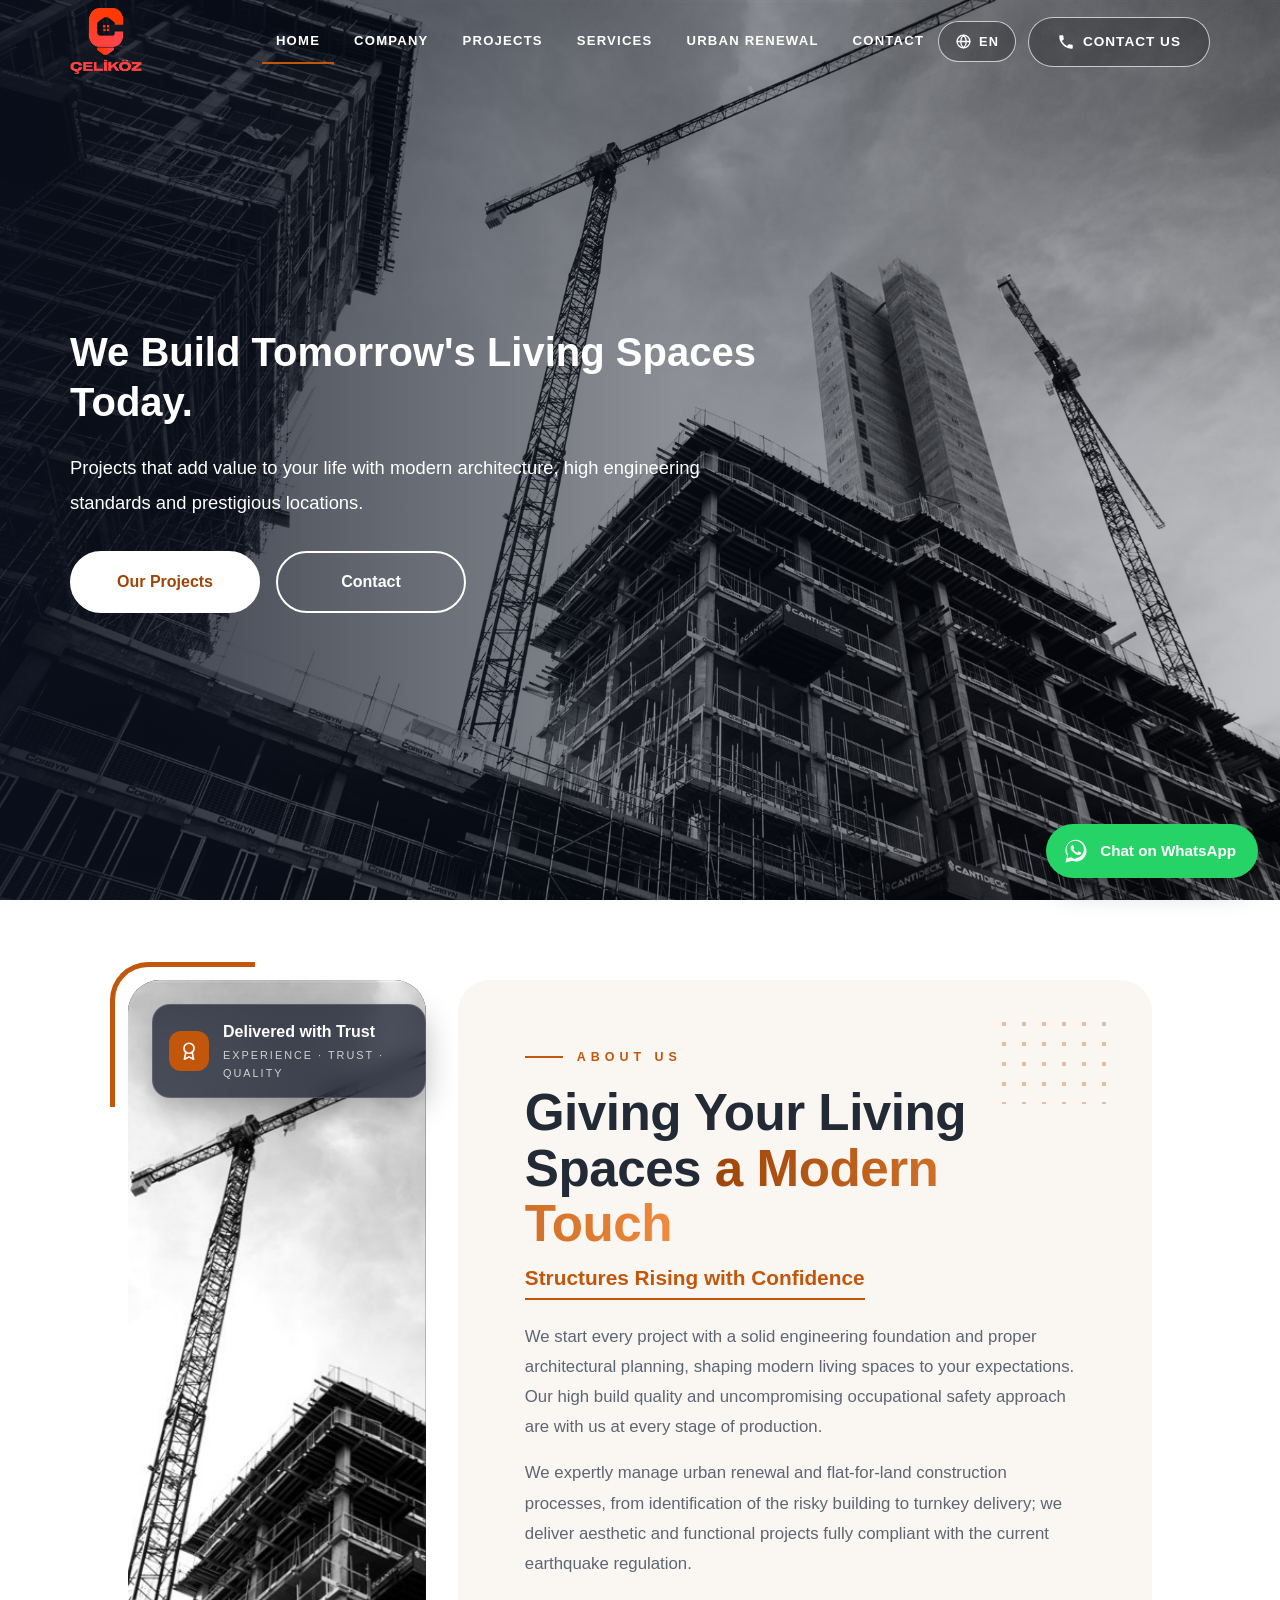
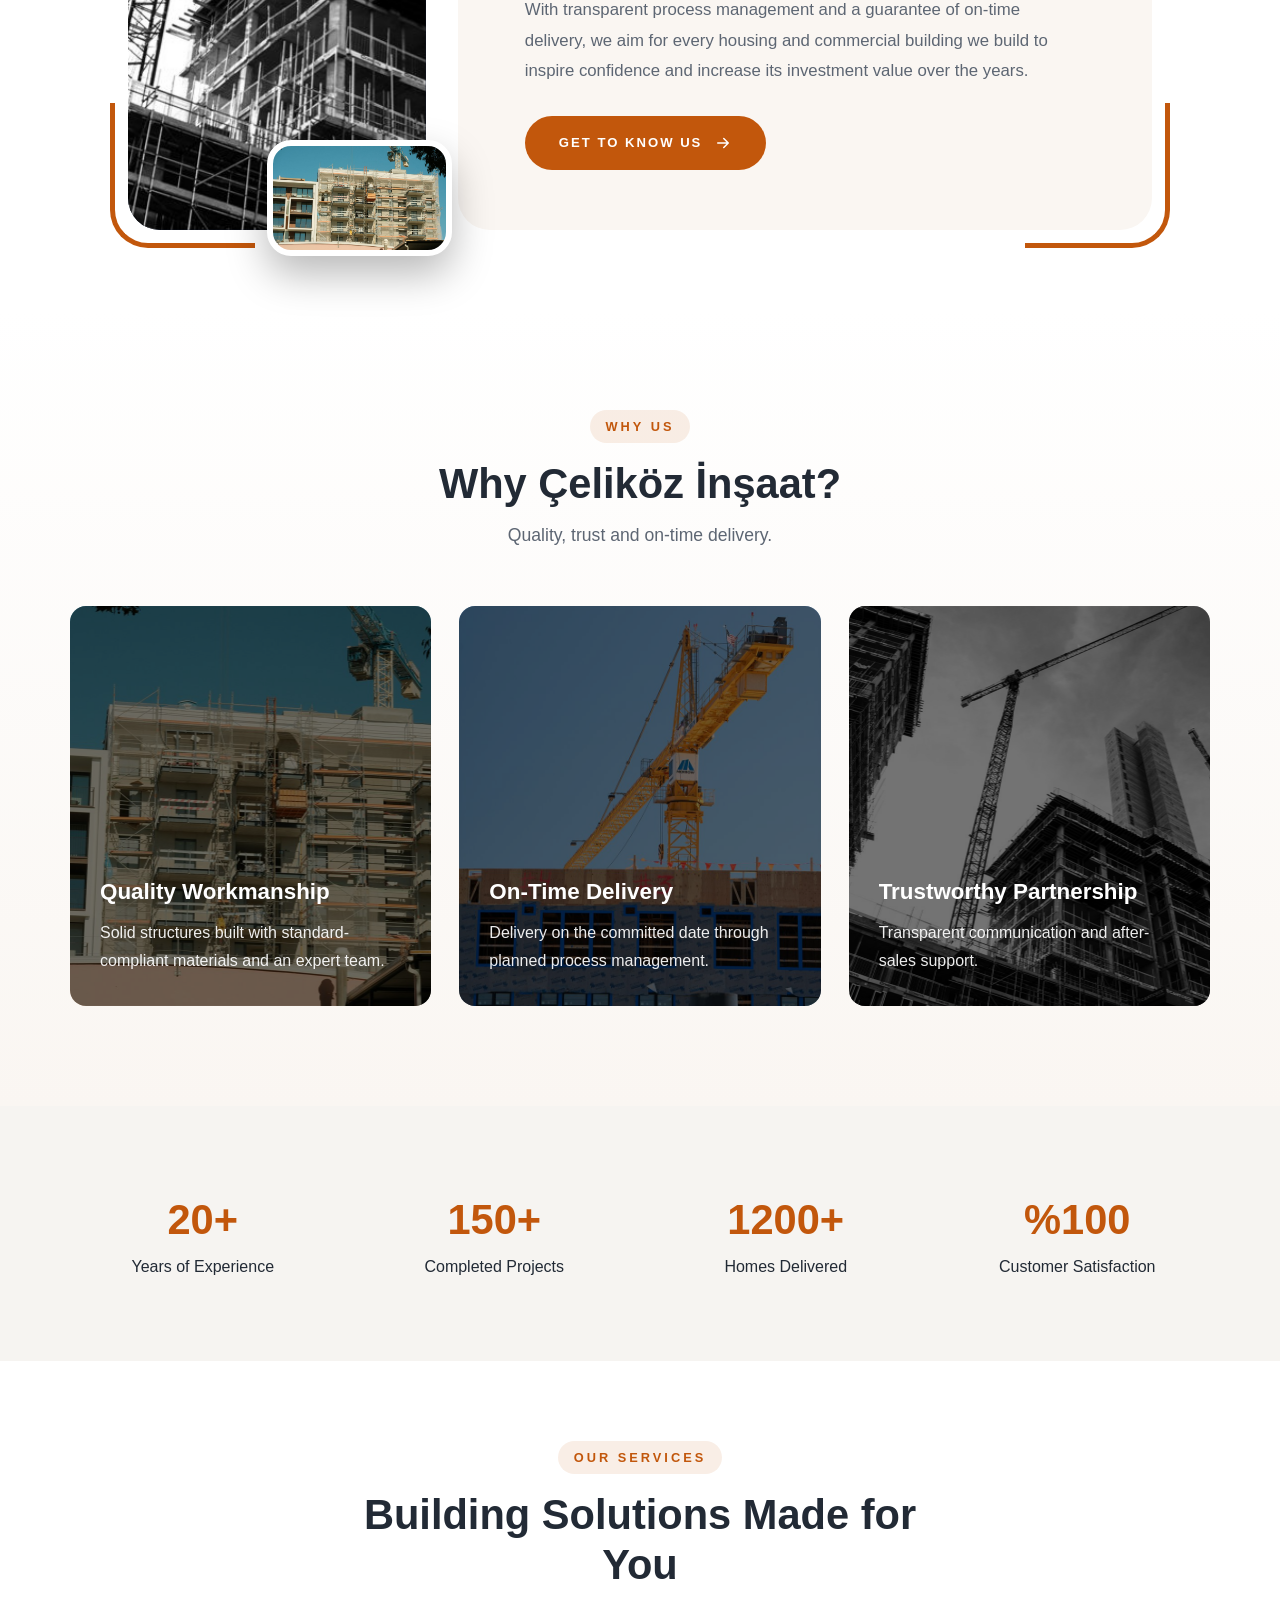
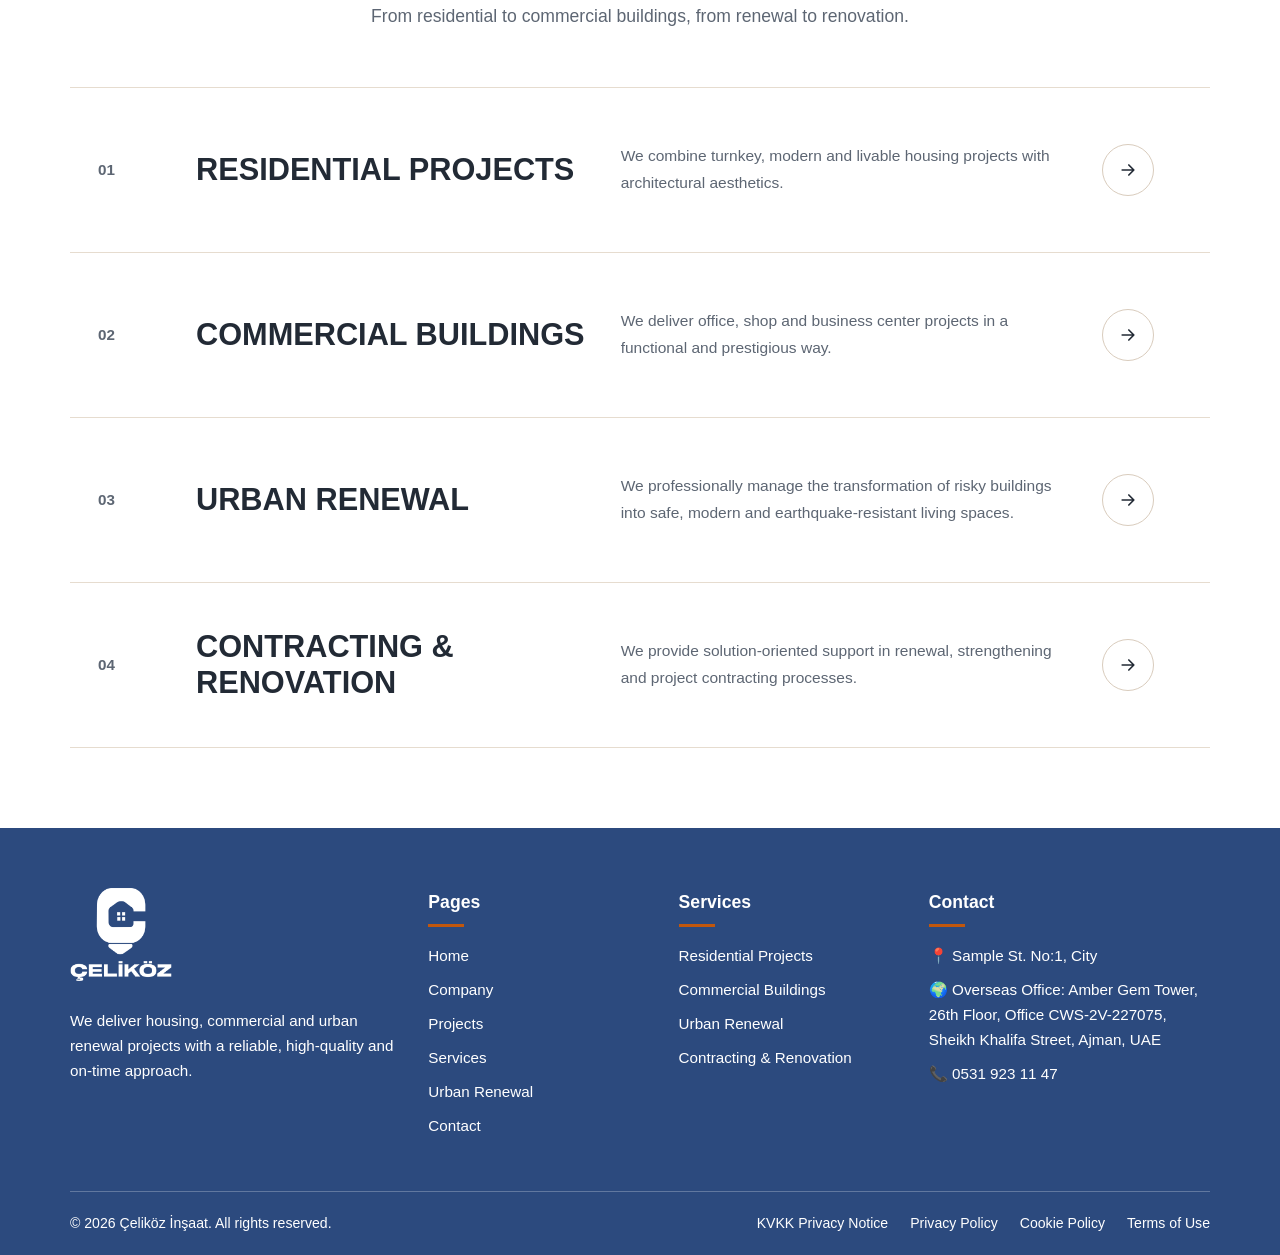
<file: index.html>
<!doctype html>
<html lang="tr">
<head>
<meta charset="utf-8"><meta name="viewport" content="width=device-width,initial-scale=1">
<title>Çeliköz İnşaat | Anasayfa</title>
<link rel="stylesheet" href="style.css?v=54">
</head>
<body>
<section class="hero">
  <div class="container">
    <h3 class="hero-title">Geleceğin Yaşam Alanlarını Bugünden İnşa Ediyoruz.</h3>
    <p>Modern mimari, yüksek mühendislik standartları ve ayrıcalıklı lokasyonlarla hayatınıza değer katan projeler.</p>
    <div class="hero-buttons">
      <a class="btn-pill btn-pill-white" href="projeler">Projelerimiz</a>
      <a class="btn-pill btn-pill-outline" href="iletisim">İletişim</a>
    </div>
  </div>
</section>


<section class="split">
  <div class="split-img" style="--img:url('about.jpg')" role="img" aria-label="Çeliköz İnşaat projesi">
    <div class="split-photo"></div>
    <div class="split-badge">
      <span class="badge-ic"><svg viewBox="0 0 24 24"><circle cx="12" cy="9" r="5.5"/><path d="M8.5 13.5L7 21l5-2.6 5 2.6-1.5-7.5"/></svg></span>
      <div><b>Güvenle Teslim</b><small>Tecrübe · Güven · Kalite</small></div>
    </div>
    <div class="split-inset" style="--img:url('why-1.jpg')"></div>
  </div>
  <div class="split-text">
    <div class="split-inner">
      <span class="split-eyebrow">Hakkımızda</span>
      <h2>Yaşam Alanlarınıza <span class="grad">Modern Dokunuş</span></h2>
      <h3>Güvenle Yükselen Yapılar</h3>
      <p>Her projeye sağlam bir mühendislik altyapısı ve doğru mimari planlama ile başlıyor, modern yaşam alanlarını beklentilerinize göre şekillendiriyoruz. Yüksek yapı kalitesi ve tavizsiz iş güvenliği anlayışımız üretimin her aşamasında bizimle.</p>
      <p>Kentsel dönüşüm ve kat karşılığı inşaat süreçlerini riskli yapı tespitinden anahtar teslime kadar uzmanlıkla yönetiyor; güncel deprem yönetmeliğine tam uyumlu, estetik ve fonksiyonel projeler hayata geçiriyoruz.</p>
      <p>Şeffaf süreç yönetimi ve zamanında teslim güvencesiyle, inşa ettiğimiz her konut ve ticari yapının hem güven vermesini hem de yıllar boyunca yatırım değerini artırmasını hedefliyoruz.</p>
      <a class="btn-split" href="kurumsal">Bizi Tanıyın <svg viewBox="0 0 24 24"><path d="M5 12h14M13 6l6 6-6 6"/></svg></a>
    </div>
  </div>
</section>

<section class="why">
  <div class="container">
    <div class="why-head">
      <span class="eyebrow">Neden Biz</span>
      <h2>Neden Çeliköz İnşaat?</h2>
      <p>Kalite, güven ve zamanında teslim.</p>
    </div>
    <div class="why-grid">
      <article class="why-card why-photo" style="--img:url('why-1.jpg')">
        <div class="why-overlay"><h3>Kaliteli İşçilik</h3><p>Standartlara uygun malzeme ve uzman ekiple sağlam yapılar.</p></div>
      </article>
      <article class="why-card why-photo" style="--img:url('why-2.jpg')">
        <div class="why-overlay"><h3>Zamanında Teslim</h3><p>Planlı süreç yönetimi ile taahhüt edilen tarihte teslim.</p></div>
      </article>
      <article class="why-card why-photo" style="--img:url('why-3.jpg')">
        <div class="why-overlay"><h3>Güvenilir Ortaklık</h3><p>Şeffaf iletişim ve satış sonrası destek.</p></div>
      </article>
    </div>
  </div>
</section>

<section class="alt">
  <div class="container grid g4">
    <div class="stat"><b>20+</b>Yıllık Deneyim</div>
    <div class="stat"><b>150+</b>Tamamlanan Proje</div>
    <div class="stat"><b>1200+</b>Teslim Edilen Konut</div>
    <div class="stat"><b>%100</b>Müşteri Memnuniyeti</div>
  </div>
</section>

<section>
  <div class="container">
    <div class="why-head">
      <span class="eyebrow">Hizmetlerimiz</span>
      <h2>Size Özel Yapı Çözümleri</h2>
      <p>Konuttan ticari yapılara, dönüşümden renovasyona.</p>
    </div>
    <div class="svc-list">
      <a class="svc-row" href="hizmetler">
        <span class="svc-num">01</span>
        <h3 class="svc-title">Konut Projeleri</h3>
        <p class="svc-desc">Anahtar teslim, modern ve yaşanabilir konut projelerini mimari estetikle buluşturuyoruz.</p>
        <span class="svc-arrow"><svg viewBox="0 0 24 24"><path d="M5 12h14M13 6l6 6-6 6"/></svg></span>
        <span class="svc-thumb" style="--img:url('hero.jpg')"></span>
      </a>
      <a class="svc-row" href="hizmetler">
        <span class="svc-num">02</span>
        <h3 class="svc-title">Ticari Yapılar</h3>
        <p class="svc-desc">Ofis, mağaza ve iş merkezi projelerini fonksiyonel ve prestijli şekilde hayata geçiriyoruz.</p>
        <span class="svc-arrow"><svg viewBox="0 0 24 24"><path d="M5 12h14M13 6l6 6-6 6"/></svg></span>
        <span class="svc-thumb" style="--img:url('why-3.jpg')"></span>
      </a>
      <a class="svc-row" href="kentsel-donusum">
        <span class="svc-num">03</span>
        <h3 class="svc-title">Kentsel Dönüşüm</h3>
        <p class="svc-desc">Riskli yapıların güvenli, modern ve depreme dayanıklı yaşam alanlarına dönüşümünü profesyonelce yönetiyoruz.</p>
        <span class="svc-arrow"><svg viewBox="0 0 24 24"><path d="M5 12h14M13 6l6 6-6 6"/></svg></span>
        <span class="svc-thumb" style="--img:url('why-1.jpg')"></span>
      </a>
      <a class="svc-row" href="hizmetler">
        <span class="svc-num">04</span>
        <h3 class="svc-title">Taahhüt &amp; Renovasyon</h3>
        <p class="svc-desc">Yenileme, güçlendirme ve proje taahhüt süreçlerinde çözüm odaklı destek sağlıyoruz.</p>
        <span class="svc-arrow"><svg viewBox="0 0 24 24"><path d="M5 12h14M13 6l6 6-6 6"/></svg></span>
        <span class="svc-thumb" style="--img:url('why-2.jpg')"></span>
      </a>
    </div>
  </div>
</section>

<script src="script.js?v=54"></script>
<script src="i18n.js?v=54"></script>
</body>
</html>
</file>
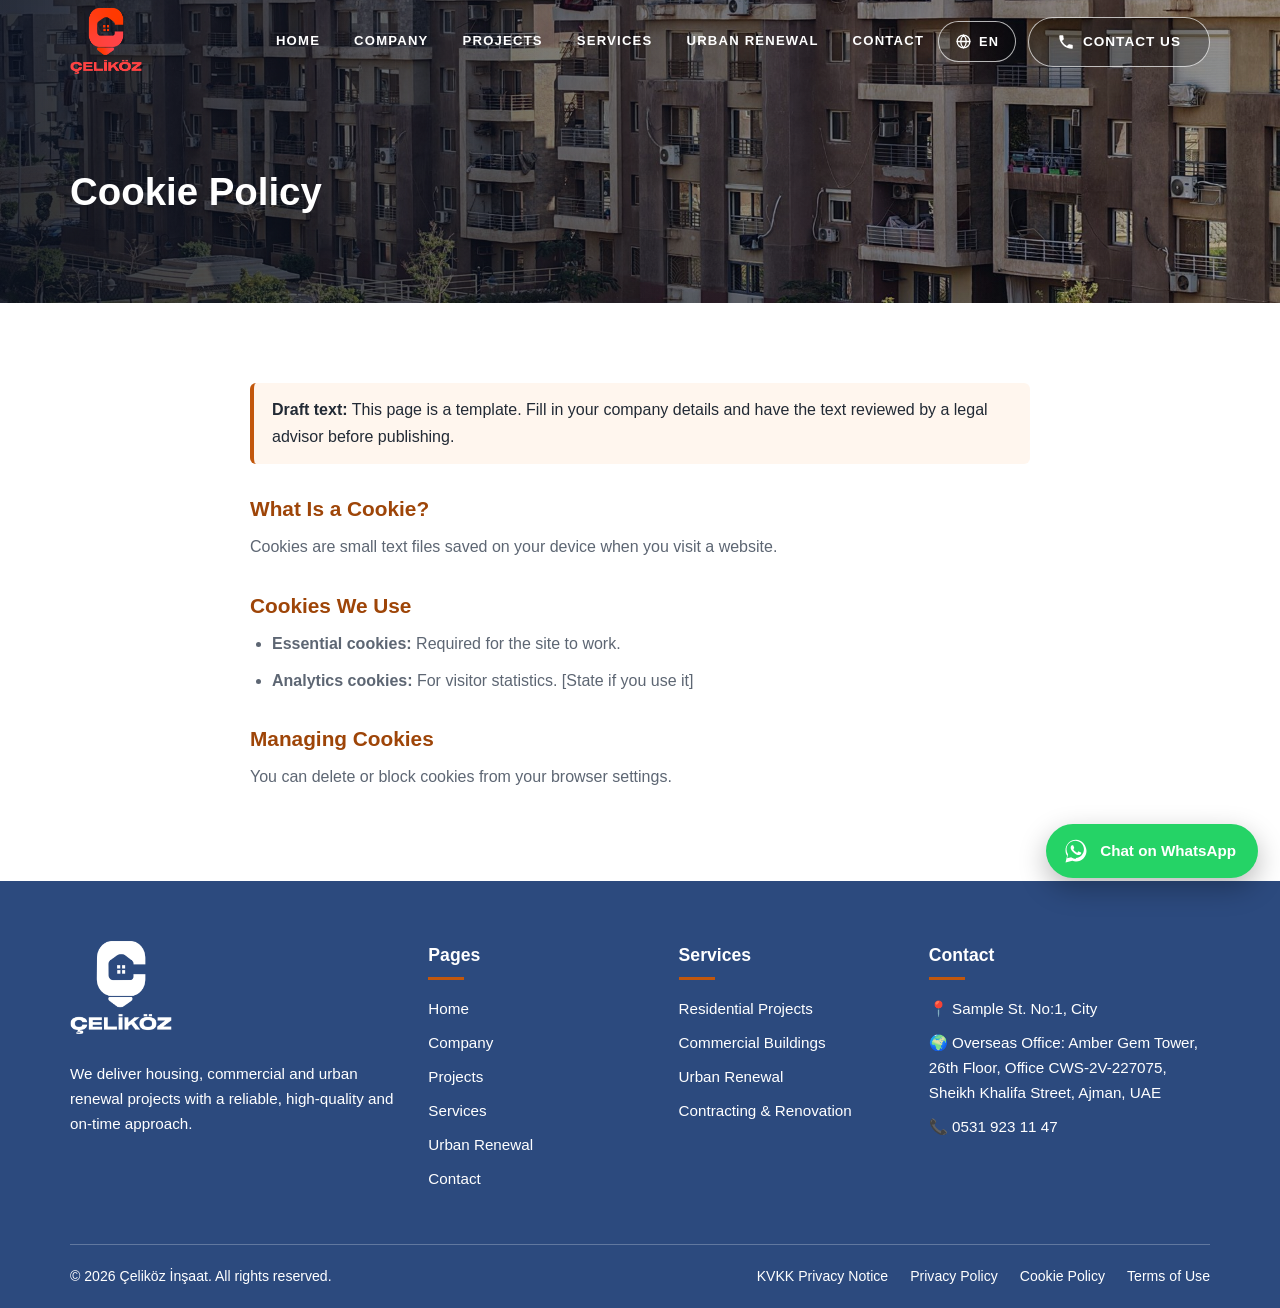
<file: cerez-politikasi.html>
<!doctype html>
<html lang="tr">
<head>
<meta charset="utf-8"><meta name="viewport" content="width=device-width,initial-scale=1">
<title>Çeliköz İnşaat | Çerez Politikası</title>
<link rel="stylesheet" href="style.css?v=54">
</head>
<body>
<div class="page-hero"><div class="container"><h1>Çerez Politikası</h1></div></div>
<section>
  <div class="container legal">
    <p class="note"><strong>Taslak metin:</strong> Bu sayfa şablondur. Yayına almadan önce firma bilgilerinizi doldurun ve metni bir hukuk danışmanına onaylatın.</p>

    <h2>Çerez Nedir?</h2>
    <p>Çerezler, siteyi ziyaret ettiğinizde cihazınıza kaydedilen küçük metin dosyalarıdır.</p>
    <h2>Kullandığımız Çerezler</h2>
    <ul><li><strong>Zorunlu çerezler:</strong> Sitenin çalışması için gereklidir.</li><li><strong>Analitik çerezler:</strong> Ziyaretçi istatistikleri içindir. [Kullanıyorsanız belirtin]</li></ul>
    <h2>Çerezleri Yönetme</h2>
    <p>Tarayıcı ayarlarınızdan çerezleri silebilir veya engelleyebilirsiniz.</p>
  </div>
</section>
<script src="script.js?v=54"></script>
<script src="i18n.js?v=54"></script>
</body>
</html>
</file>
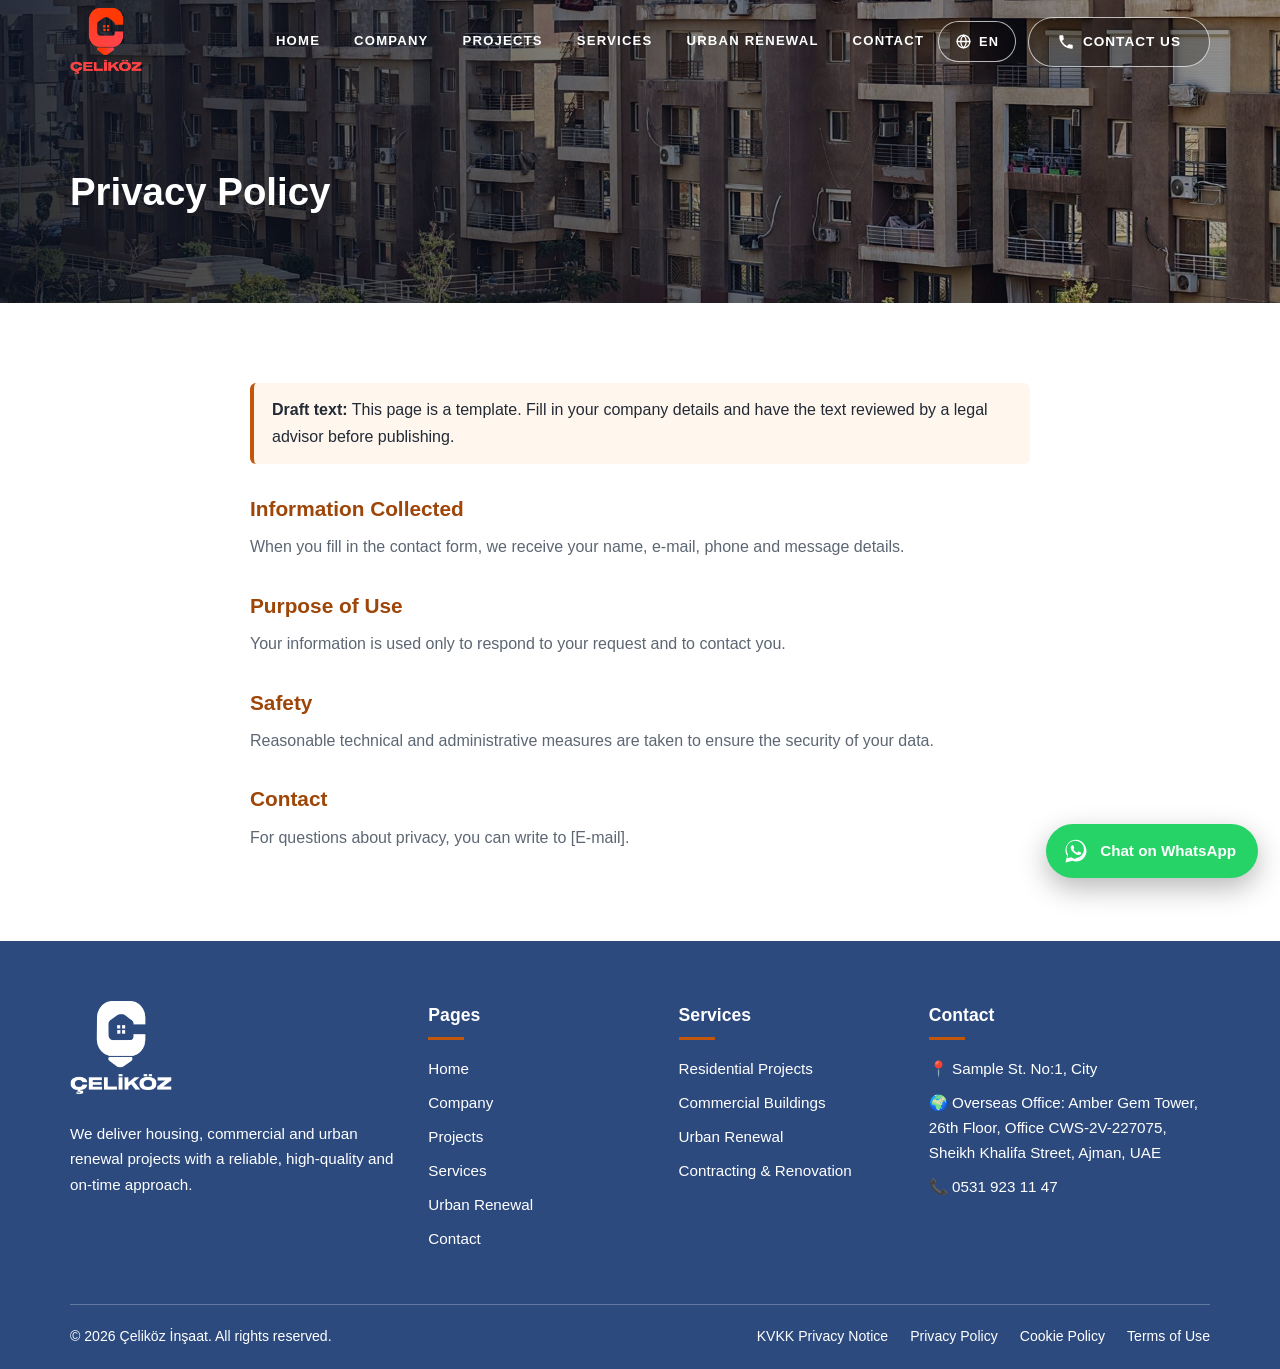
<file: gizlilik-politikasi.html>
<!doctype html>
<html lang="tr">
<head>
<meta charset="utf-8"><meta name="viewport" content="width=device-width,initial-scale=1">
<title>Çeliköz İnşaat | Gizlilik Politikası</title>
<link rel="stylesheet" href="style.css?v=54">
</head>
<body>
<div class="page-hero"><div class="container"><h1>Gizlilik Politikası</h1></div></div>
<section>
  <div class="container legal">
    <p class="note"><strong>Taslak metin:</strong> Bu sayfa şablondur. Yayına almadan önce firma bilgilerinizi doldurun ve metni bir hukuk danışmanına onaylatın.</p>

    <h2>Toplanan Bilgiler</h2>
    <p>İletişim formunu doldurduğunuzda ad, e-posta, telefon ve mesaj bilgilerinizi alırız.</p>
    <h2>Kullanım Amacı</h2>
    <p>Bilgileriniz yalnızca talebinizi yanıtlamak ve sizinle iletişim kurmak için kullanılır.</p>
    <h2>Güvenlik</h2>
    <p>Verilerinizin güvenliği için makul teknik ve idari önlemler alınır.</p>
    <h2>İletişim</h2>
    <p>Gizlilikle ilgili sorularınız için [E-posta] adresine yazabilirsiniz.</p>
  </div>
</section>
<script src="script.js?v=54"></script>
<script src="i18n.js?v=54"></script>
</body>
</html>
</file>
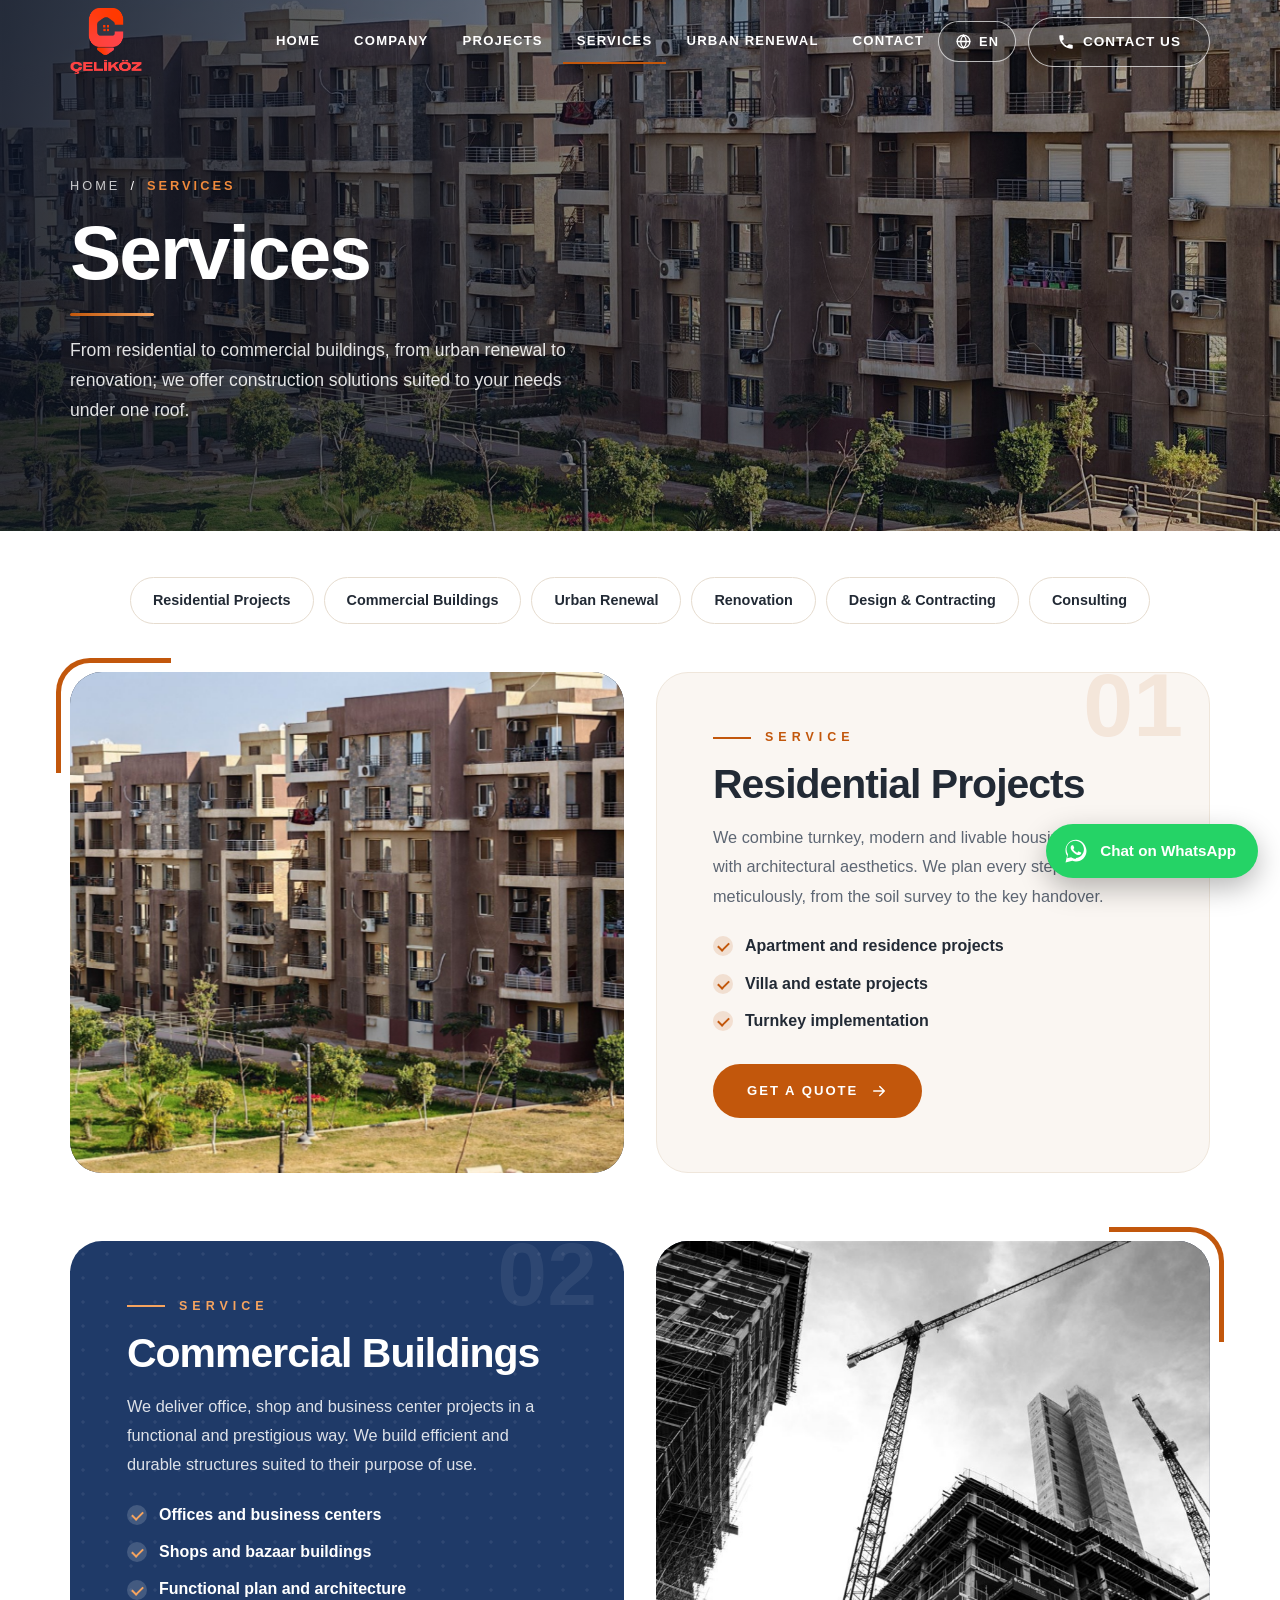
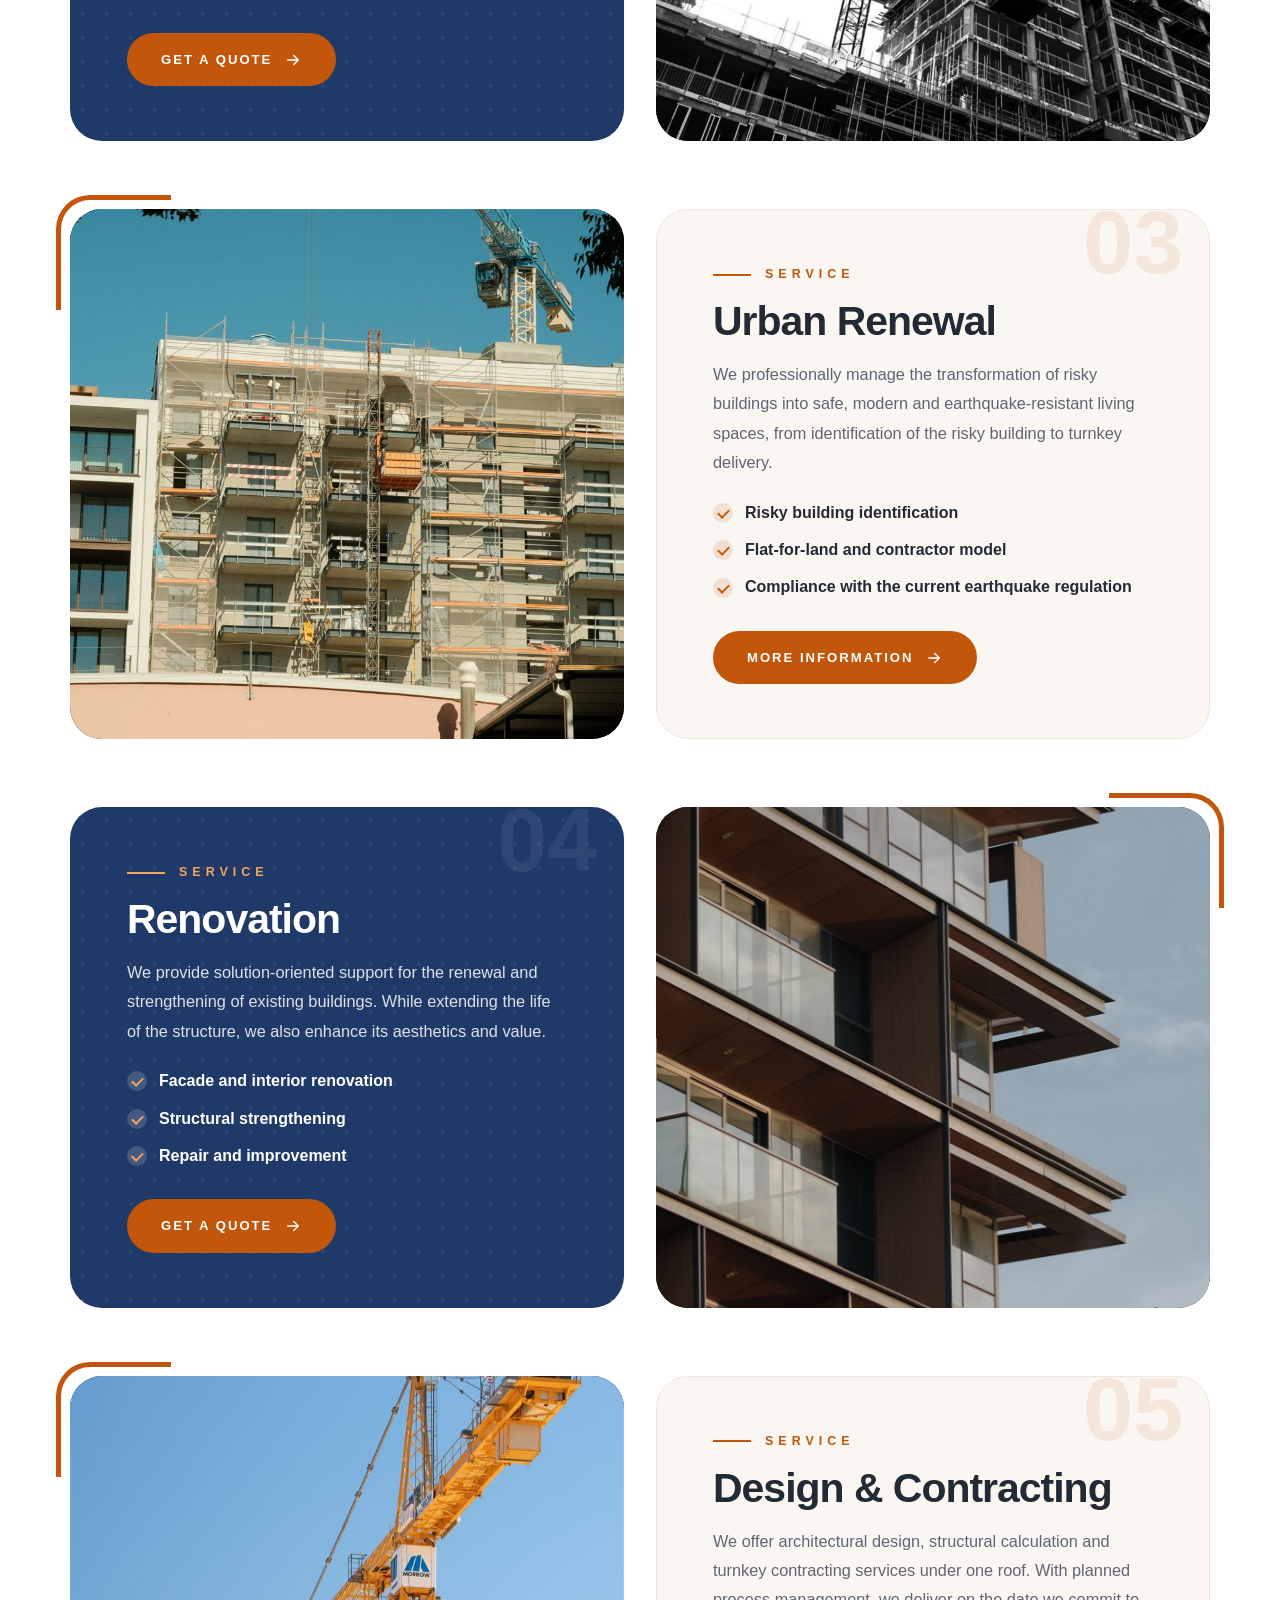
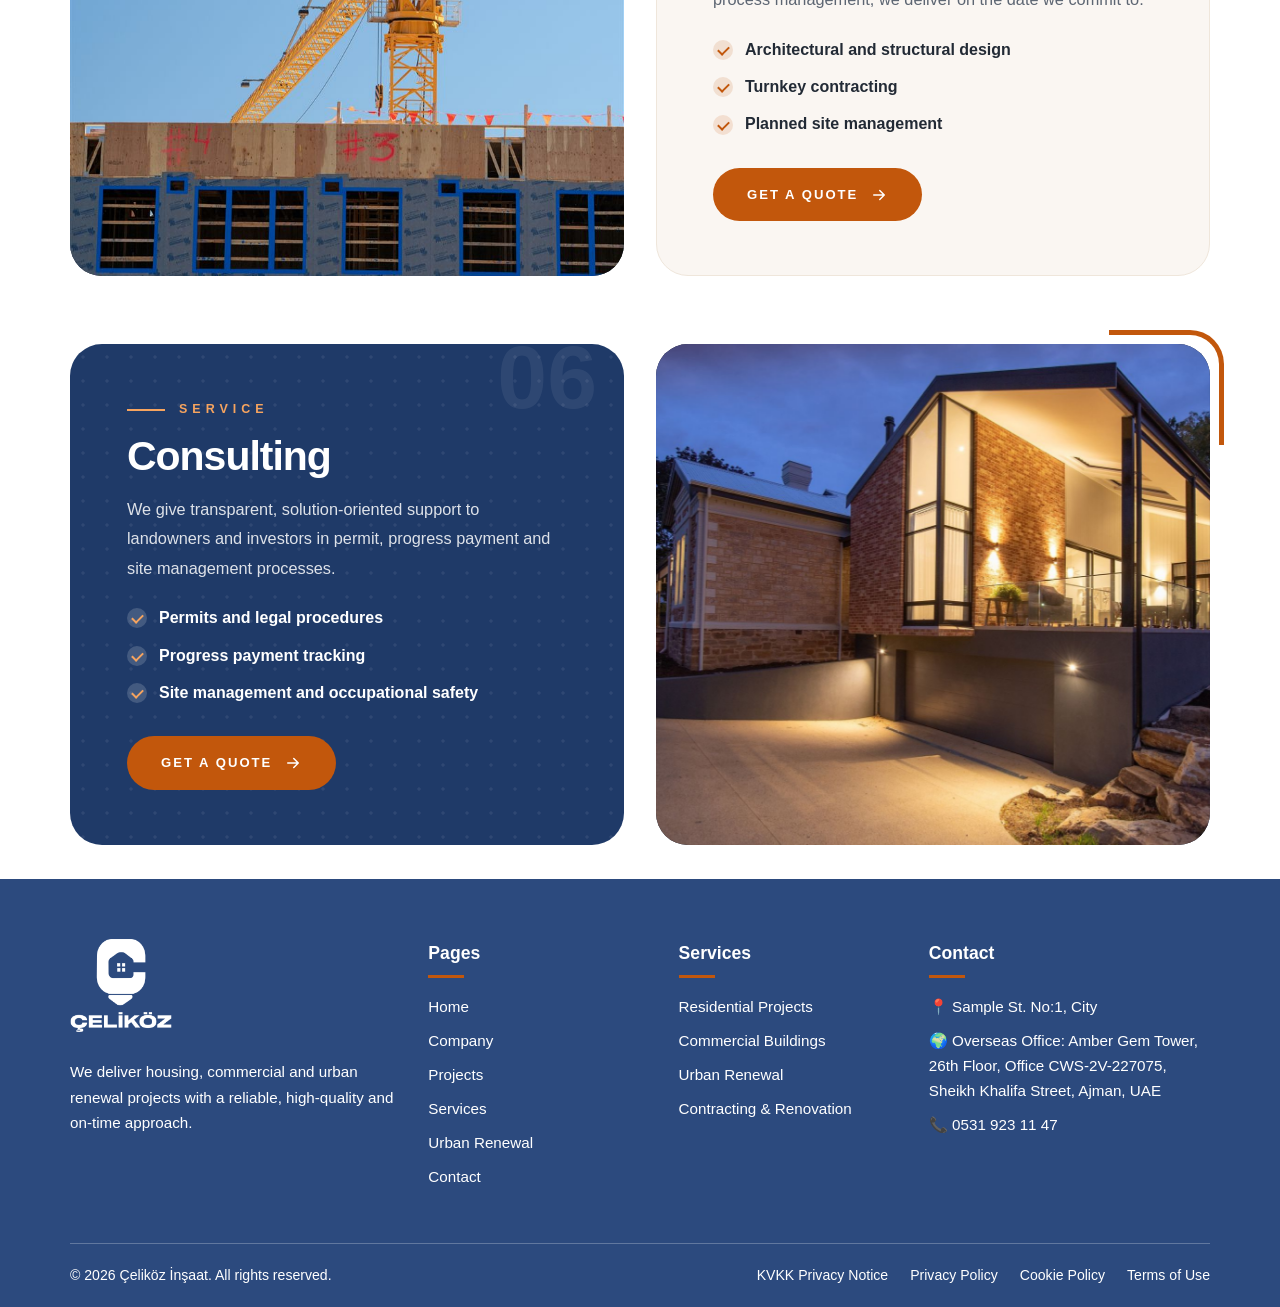
<file: hizmetler.html>
<!doctype html>
<html lang="tr">
<head>
<meta charset="utf-8"><meta name="viewport" content="width=device-width,initial-scale=1">
<title>Çeliköz İnşaat | Hizmetler</title>
<link rel="stylesheet" href="style.css?v=54">
</head>
<body>
<div class="page-hero k-hero sv-hero">
  <div class="container">
    <nav class="k-crumb"><a href="/">Anasayfa</a><span>/</span><b>Hizmetler</b></nav>
    <h1>Hizmetler</h1>
    <span class="sv-rule"></span>
    <p>Konuttan ticari yapılara, kentsel dönüşümden renovasyona; ihtiyacınıza uygun inşaat çözümlerini tek çatı altında sunuyoruz.</p>
  </div>
</div>

<!-- Hızlı geçiş -->
<div class="container">
  <nav class="sv-nav" aria-label="Hizmetler">
    <a href="#konut">Konut Projeleri</a>
    <a href="#ticari">Ticari Yapılar</a>
    <a href="#kentsel">Kentsel Dönüşüm</a>
    <a href="#renovasyon">Renovasyon</a>
    <a href="#taahhut">Proje &amp; Taahhüt</a>
    <a href="#danismanlik">Danışmanlık</a>
  </nav>
</div>

<!-- 01 -->
<section class="sv-block" id="konut">
  <div class="container sv-grid">
    <div class="sv-media" style="--img:url('hero.jpg')" role="img" aria-label="Konut projeleri"><div class="split-photo"></div></div>
    <div class="sv-card">
      <span class="sv-num">01</span>
      <span class="split-eyebrow">Hizmet</span>
      <h2>Konut Projeleri</h2>
      <p>Anahtar teslim, modern ve yaşanabilir konut projelerini mimari estetikle buluşturuyoruz. Zemin etüdünden anahtar teslimine her adımı titizlikle planlıyoruz.</p>
      <ul class="sv-list"><li>Apartman ve rezidans projeleri</li><li>Villa ve site projeleri</li><li>Anahtar teslim uygulama</li></ul>
      <a class="btn-split" href="iletisim">Teklif Alın <svg viewBox="0 0 24 24"><path d="M5 12h14M13 6l6 6-6 6"/></svg></a>
    </div>
  </div>
</section>

<!-- 02 -->
<section class="sv-block sv-rev" id="ticari">
  <div class="container sv-grid">
    <div class="sv-media" style="--img:url('why-3.jpg')" role="img" aria-label="Ticari yapılar"><div class="split-photo"></div></div>
    <div class="sv-card sv-dark">
      <span class="sv-num">02</span>
      <span class="split-eyebrow">Hizmet</span>
      <h2>Ticari Yapılar</h2>
      <p>Ofis, mağaza ve iş merkezi projelerini fonksiyonel ve prestijli şekilde hayata geçiriyoruz. Kullanım amacına uygun, verimli ve dayanıklı yapılar üretiyoruz.</p>
      <ul class="sv-list"><li>Ofis ve iş merkezleri</li><li>Mağaza ve çarşı yapıları</li><li>Fonksiyonel plan ve mimari</li></ul>
      <a class="btn-split" href="iletisim">Teklif Alın <svg viewBox="0 0 24 24"><path d="M5 12h14M13 6l6 6-6 6"/></svg></a>
    </div>
  </div>
</section>

<!-- 03 -->
<section class="sv-block" id="kentsel">
  <div class="container sv-grid">
    <div class="sv-media" style="--img:url('why-1.jpg')" role="img" aria-label="Kentsel dönüşüm"><div class="split-photo"></div></div>
    <div class="sv-card">
      <span class="sv-num">03</span>
      <span class="split-eyebrow">Hizmet</span>
      <h2>Kentsel Dönüşüm</h2>
      <p>Riskli yapıların güvenli, modern ve depreme dayanıklı yaşam alanlarına dönüşümünü, riskli yapı tespitinden anahtar teslime kadar profesyonelce yönetiyoruz.</p>
      <ul class="sv-list"><li>Riskli yapı tespiti</li><li>Kat karşılığı ve müteahhit modeli</li><li>Güncel deprem yönetmeliğine uyum</li></ul>
      <a class="btn-split" href="kentsel-donusum">Detaylı Bilgi <svg viewBox="0 0 24 24"><path d="M5 12h14M13 6l6 6-6 6"/></svg></a>
    </div>
  </div>
</section>

<!-- 04 -->
<section class="sv-block sv-rev" id="renovasyon">
  <div class="container sv-grid">
    <div class="sv-media" style="--img:url('hero-eski.jpg')" role="img" aria-label="Renovasyon"><div class="split-photo"></div></div>
    <div class="sv-card sv-dark">
      <span class="sv-num">04</span>
      <span class="split-eyebrow">Hizmet</span>
      <h2>Renovasyon</h2>
      <p>Mevcut yapıların yenilenmesi ve güçlendirilmesi için çözüm odaklı destek sağlıyoruz. Yapının ömrünü uzatırken estetiğini ve değerini de artırıyoruz.</p>
      <ul class="sv-list"><li>Cephe ve iç mekân yenileme</li><li>Yapısal güçlendirme</li><li>Onarım ve iyileştirme</li></ul>
      <a class="btn-split" href="iletisim">Teklif Alın <svg viewBox="0 0 24 24"><path d="M5 12h14M13 6l6 6-6 6"/></svg></a>
    </div>
  </div>
</section>

<!-- 05 -->
<section class="sv-block" id="taahhut">
  <div class="container sv-grid">
    <div class="sv-media" style="--img:url('why-2.jpg')" role="img" aria-label="Proje ve taahhüt"><div class="split-photo"></div></div>
    <div class="sv-card">
      <span class="sv-num">05</span>
      <span class="split-eyebrow">Hizmet</span>
      <h2>Proje &amp; Taahhüt</h2>
      <p>Mimari proje, statik hesap ve anahtar teslim taahhüt hizmetlerini tek çatı altında sunuyoruz. Planlı süreç yönetimiyle taahhüt ettiğimiz tarihte teslim ediyoruz.</p>
      <ul class="sv-list"><li>Mimari ve statik proje</li><li>Anahtar teslim taahhüt</li><li>Planlı şantiye yönetimi</li></ul>
      <a class="btn-split" href="iletisim">Teklif Alın <svg viewBox="0 0 24 24"><path d="M5 12h14M13 6l6 6-6 6"/></svg></a>
    </div>
  </div>
</section>

<!-- 06 -->
<section class="sv-block sv-rev" id="danismanlik">
  <div class="container sv-grid">
    <div class="sv-media" style="--img:url('hero-gece.jpg')" role="img" aria-label="Danışmanlık"><div class="split-photo"></div></div>
    <div class="sv-card sv-dark">
      <span class="sv-num">06</span>
      <span class="split-eyebrow">Hizmet</span>
      <h2>Danışmanlık</h2>
      <p>Ruhsat, hakediş ve şantiye yönetimi süreçlerinde arsa sahiplerine ve yatırımcılara şeffaf, çözüm odaklı destek veriyoruz.</p>
      <ul class="sv-list"><li>Ruhsat ve yasal süreçler</li><li>Hakediş takibi</li><li>Şantiye yönetimi ve iş güvenliği</li></ul>
      <a class="btn-split" href="iletisim">Teklif Alın <svg viewBox="0 0 24 24"><path d="M5 12h14M13 6l6 6-6 6"/></svg></a>
    </div>
  </div>
</section>

<script src="script.js?v=54"></script>
<script src="i18n.js?v=54"></script>
</body>
</html>
</file>
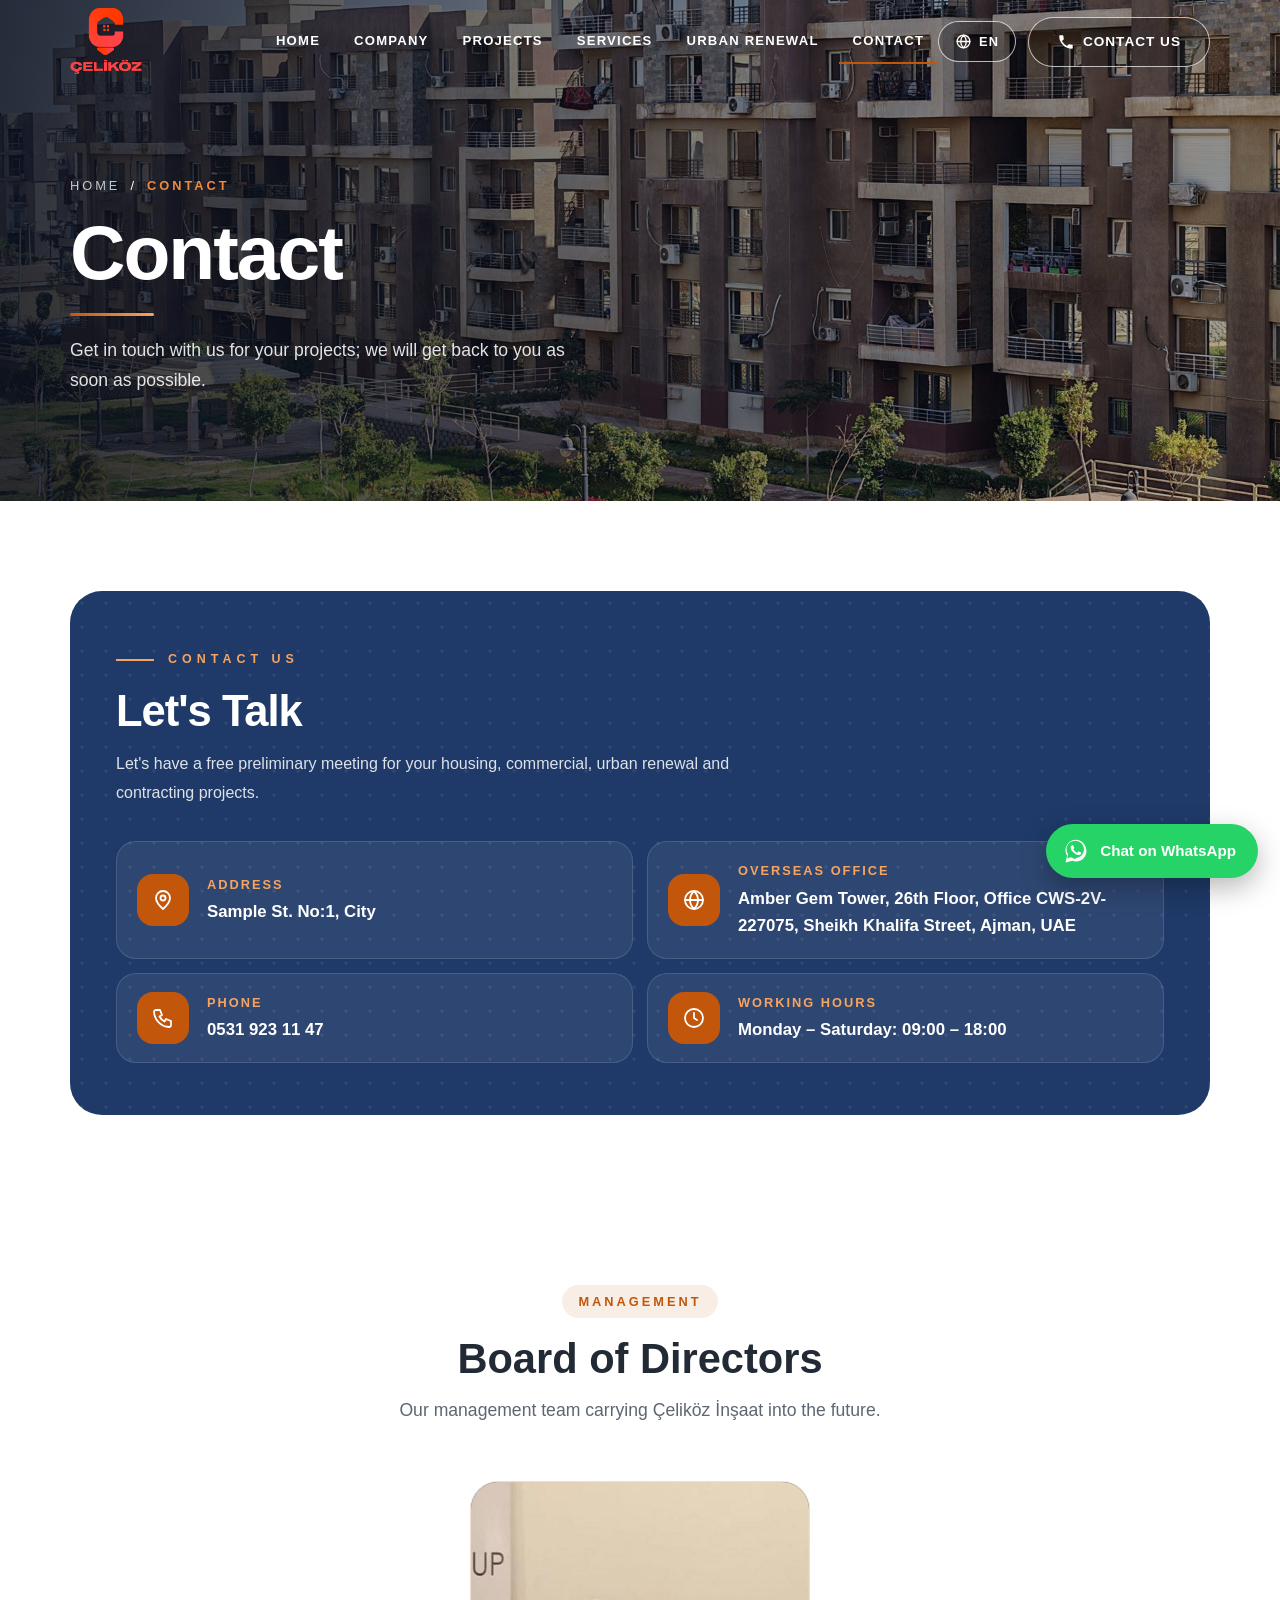
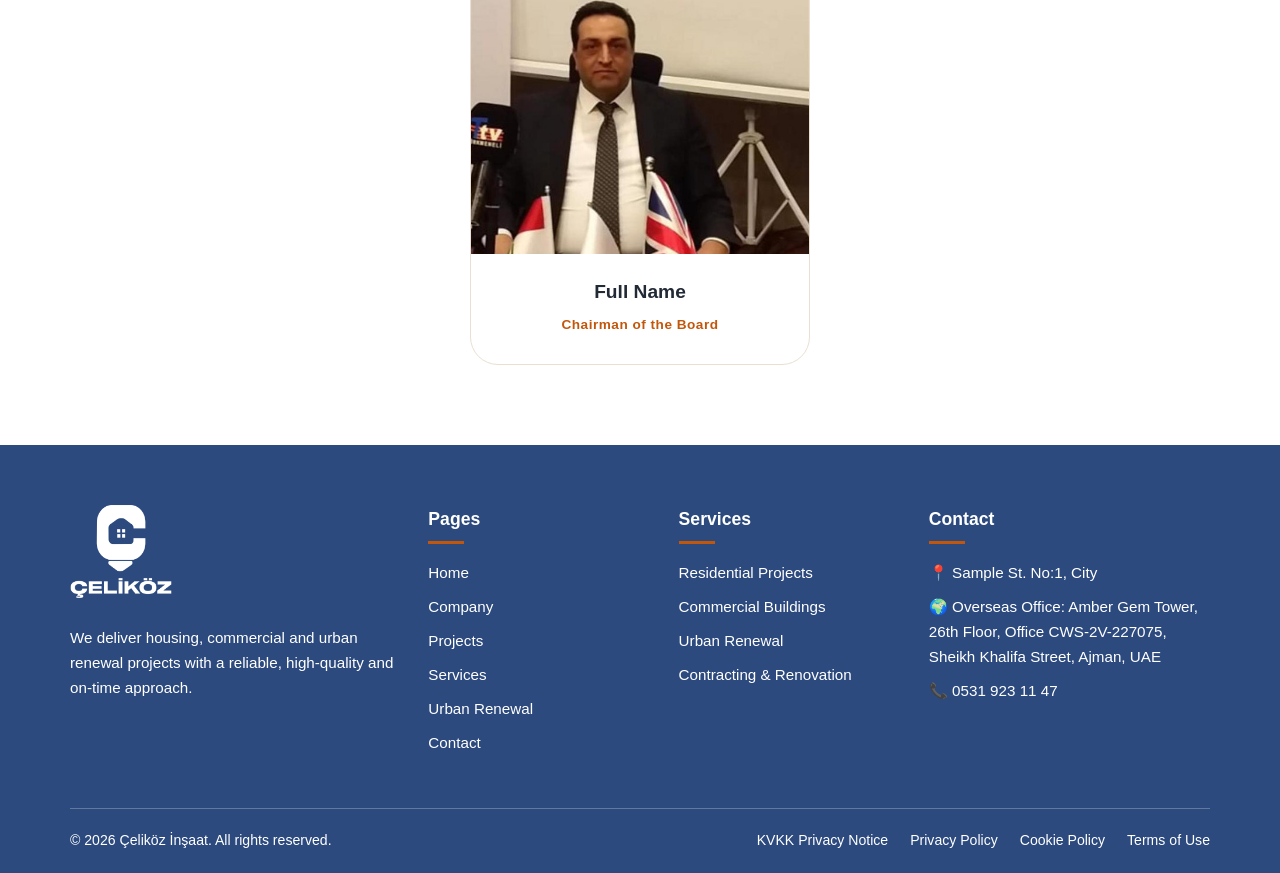
<file: iletisim.html>
<!doctype html>
<html lang="tr">
<head>
<meta charset="utf-8"><meta name="viewport" content="width=device-width,initial-scale=1">
<title>Çeliköz İnşaat | İletişim</title>
<link rel="stylesheet" href="style.css?v=54">
</head>
<body>

<!-- 1. Banner -->
<div class="page-hero k-hero sv-hero">
  <div class="container">
    <nav class="k-crumb"><a href="/">Anasayfa</a><span>/</span><b>İletişim</b></nav>
    <h1>İletişim</h1>
    <span class="sv-rule"></span>
    <p>Projeleriniz için bizimle iletişime geçin; size en kısa sürede dönüş yapalım.</p>
  </div>
</div>

<!-- 2. İletişim bilgileri -->
<section class="ct-sec">
  <div class="container ct-grid ct-solo">

    <aside class="ct-info">
      <span class="split-eyebrow">Bize Ulaşın</span>
      <h2>Konuşalım</h2>
      <p>Konut, ticari yapı, kentsel dönüşüm ve taahhüt projeleriniz için ücretsiz ön görüşme yapalım.</p>
      <ul class="ct-list">
        <li>
          <span class="ct-ic"><svg viewBox="0 0 24 24"><path d="M12 21s7-6.2 7-11a7 7 0 1 0-14 0c0 4.8 7 11 7 11z"/><circle cx="12" cy="10" r="2.5"/></svg></span>
          <div><b>Adres</b><span>Örnek Mah. Örnek Cad. No:1, Şehir</span></div>
        </li>
        <li>
          <span class="ct-ic"><svg viewBox="0 0 24 24"><circle cx="12" cy="12" r="9"/><path d="M3 12h18M12 3c2.6 2.6 4 5.8 4 9s-1.4 6.4-4 9c-2.6-2.6-4-5.8-4-9s1.4-6.4 4-9z"/></svg></span>
          <div><b>Yurtdışı Ofis</b><span>Amber Gem Tower, 26. Kat, Ofis CWS-2V-227075, Sheikh Khalifa Street, Ajman, BAE</span></div>
        </li>
        <li>
          <span class="ct-ic"><svg viewBox="0 0 24 24"><path d="M5 4h4l2 5-2.5 1.5a11 11 0 0 0 5 5L15 13l5 2v4a2 2 0 0 1-2 2A16 16 0 0 1 3 6a2 2 0 0 1 2-2z"/></svg></span>
          <div><b>Telefon</b><a href="tel:+905319231147">0531 923 11 47</a></div>
        </li>
        <li>
          <span class="ct-ic"><svg viewBox="0 0 24 24"><circle cx="12" cy="12" r="9"/><path d="M12 7v5l3 2"/></svg></span>
          <div><b>Çalışma Saatleri</b><span>Pazartesi – Cumartesi: 09:00 – 18:00</span></div>
        </li>
      </ul>
    </aside>

  </div>
</section>

<!-- 3. Yönetim Kurulu -->
<section class="tm-sec">
  <div class="container">
    <div class="why-head">
      <span class="eyebrow">Yönetim</span>
      <h2>Yönetim Kurulu</h2>
      <p>Çeliköz İnşaat'ı geleceğe taşıyan yönetim ekibimiz.</p>
    </div>
    <!-- Fotoğraf eklemek için: <div class="tm-photo" style="--img:url('ekip-1.jpg')"> (silüet otomatik gizlenir) -->
    <div class="tm-grid tm-solo">
      <article class="tm-card">
        <div class="tm-photo" style="--img:url('ekip-1.jpg');background-position:center 22%"><svg viewBox="0 0 24 24"><circle cx="12" cy="8" r="4.2"/><path d="M3.5 21c0-4.7 3.8-7.5 8.5-7.5s8.5 2.8 8.5 7.5z"/></svg></div>
        <div class="tm-body"><h3>Ad Soyad</h3><span>Yönetim Kurulu Başkanı</span></div>
      </article>
    </div>
  </div>
</section>

<script src="script.js?v=54"></script>
<script src="i18n.js?v=54"></script>
</body>
</html>
</file>
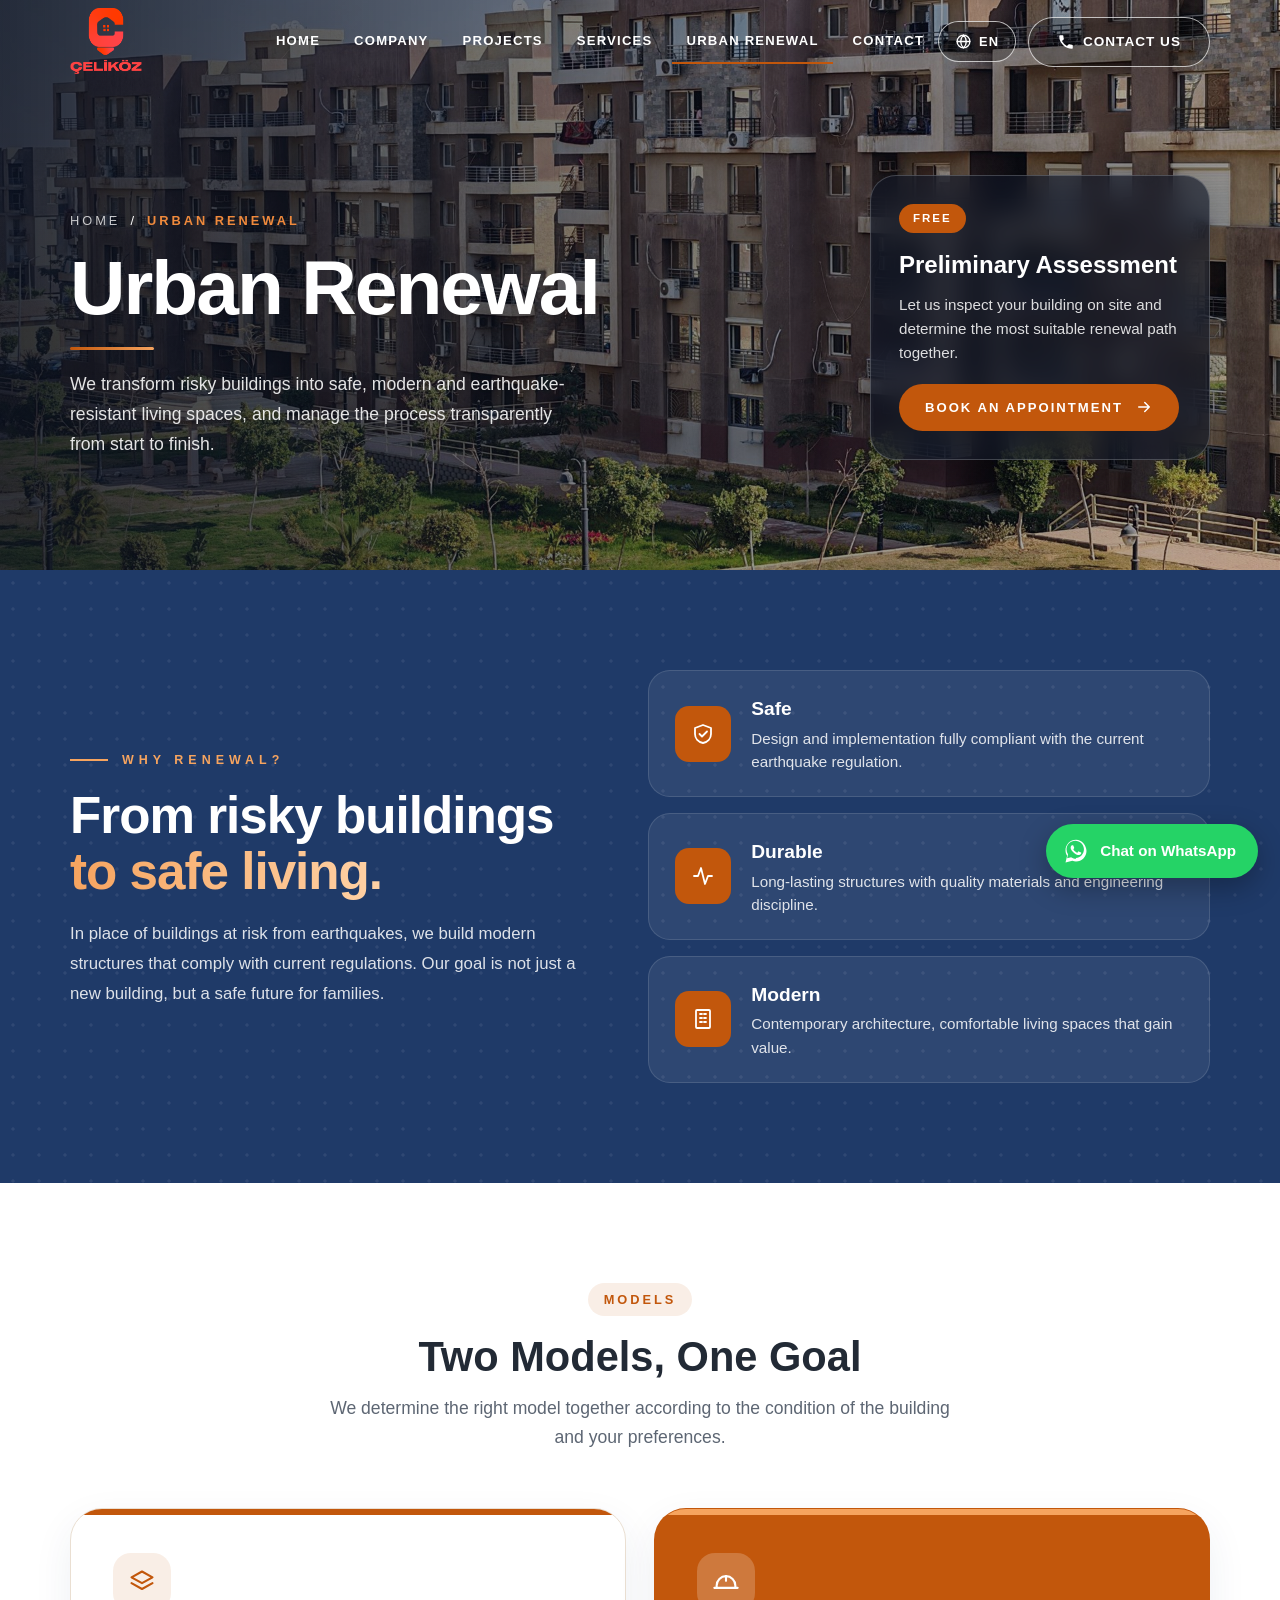
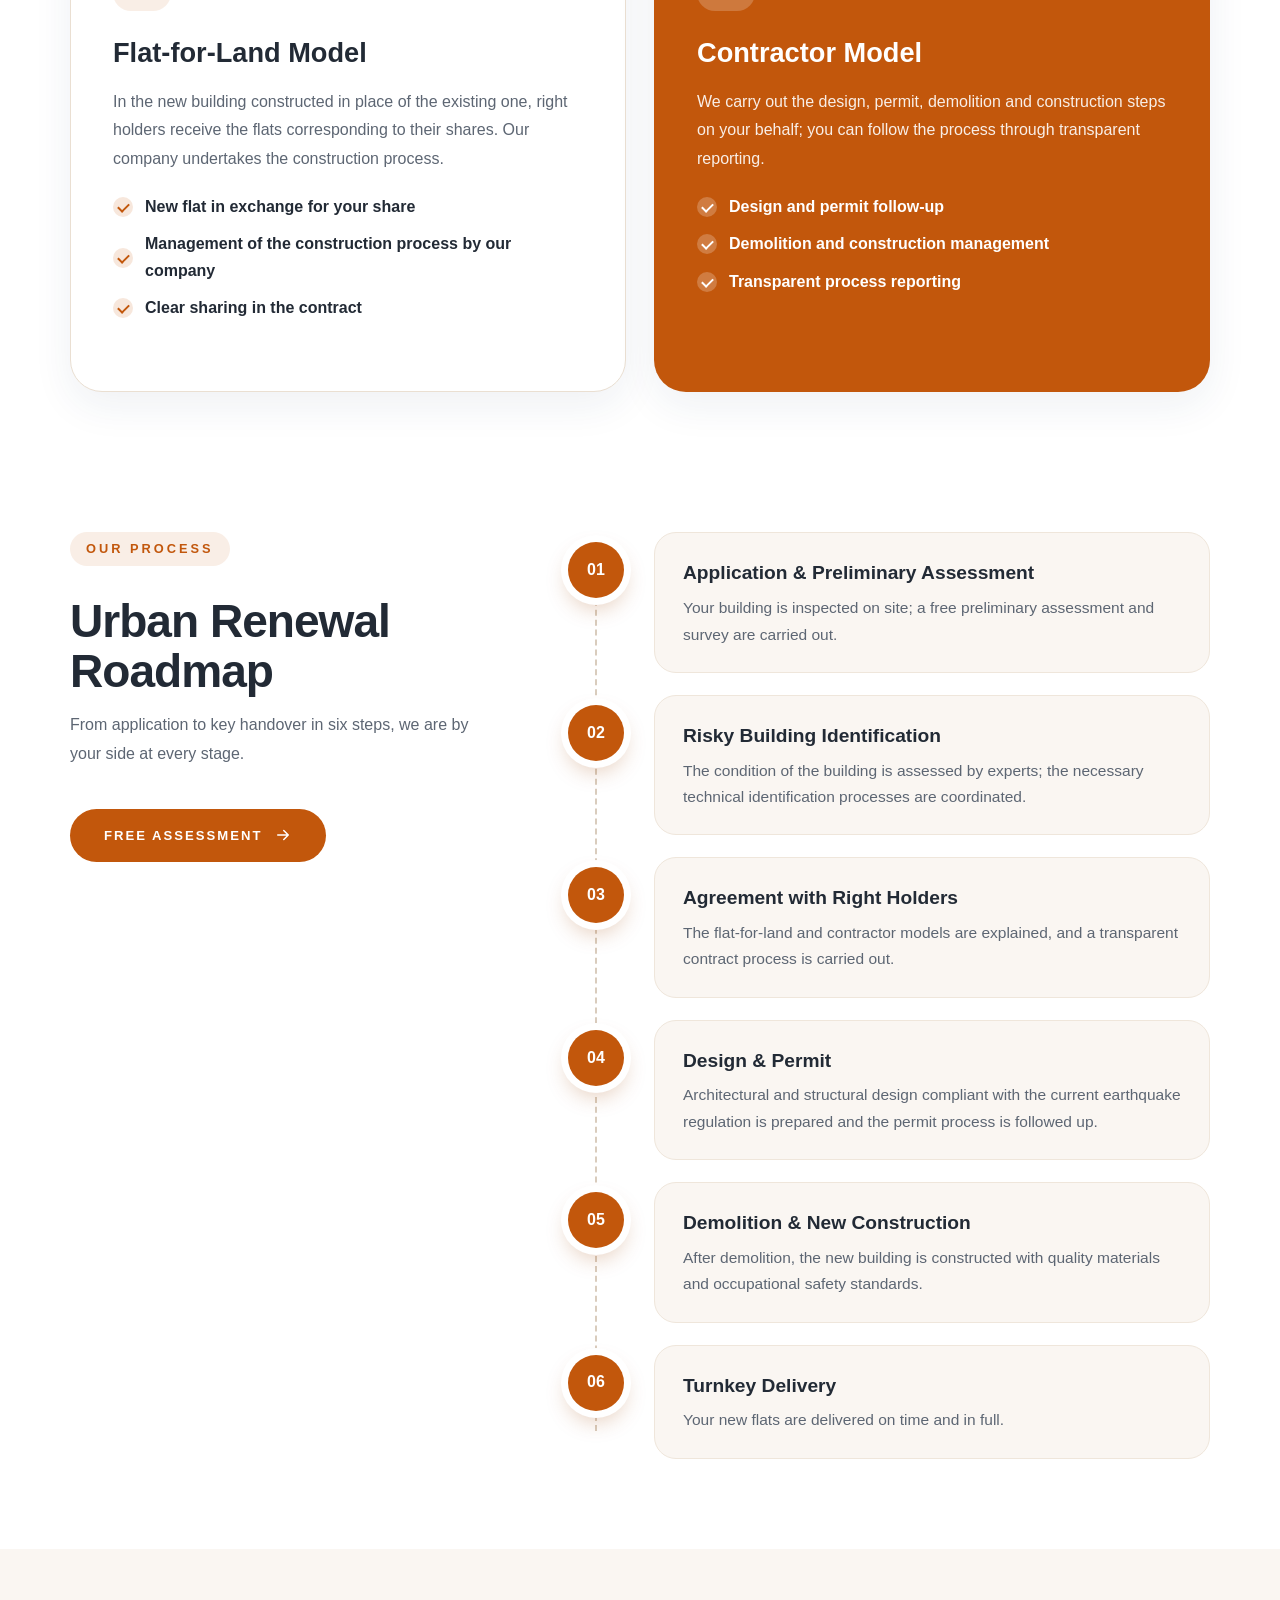
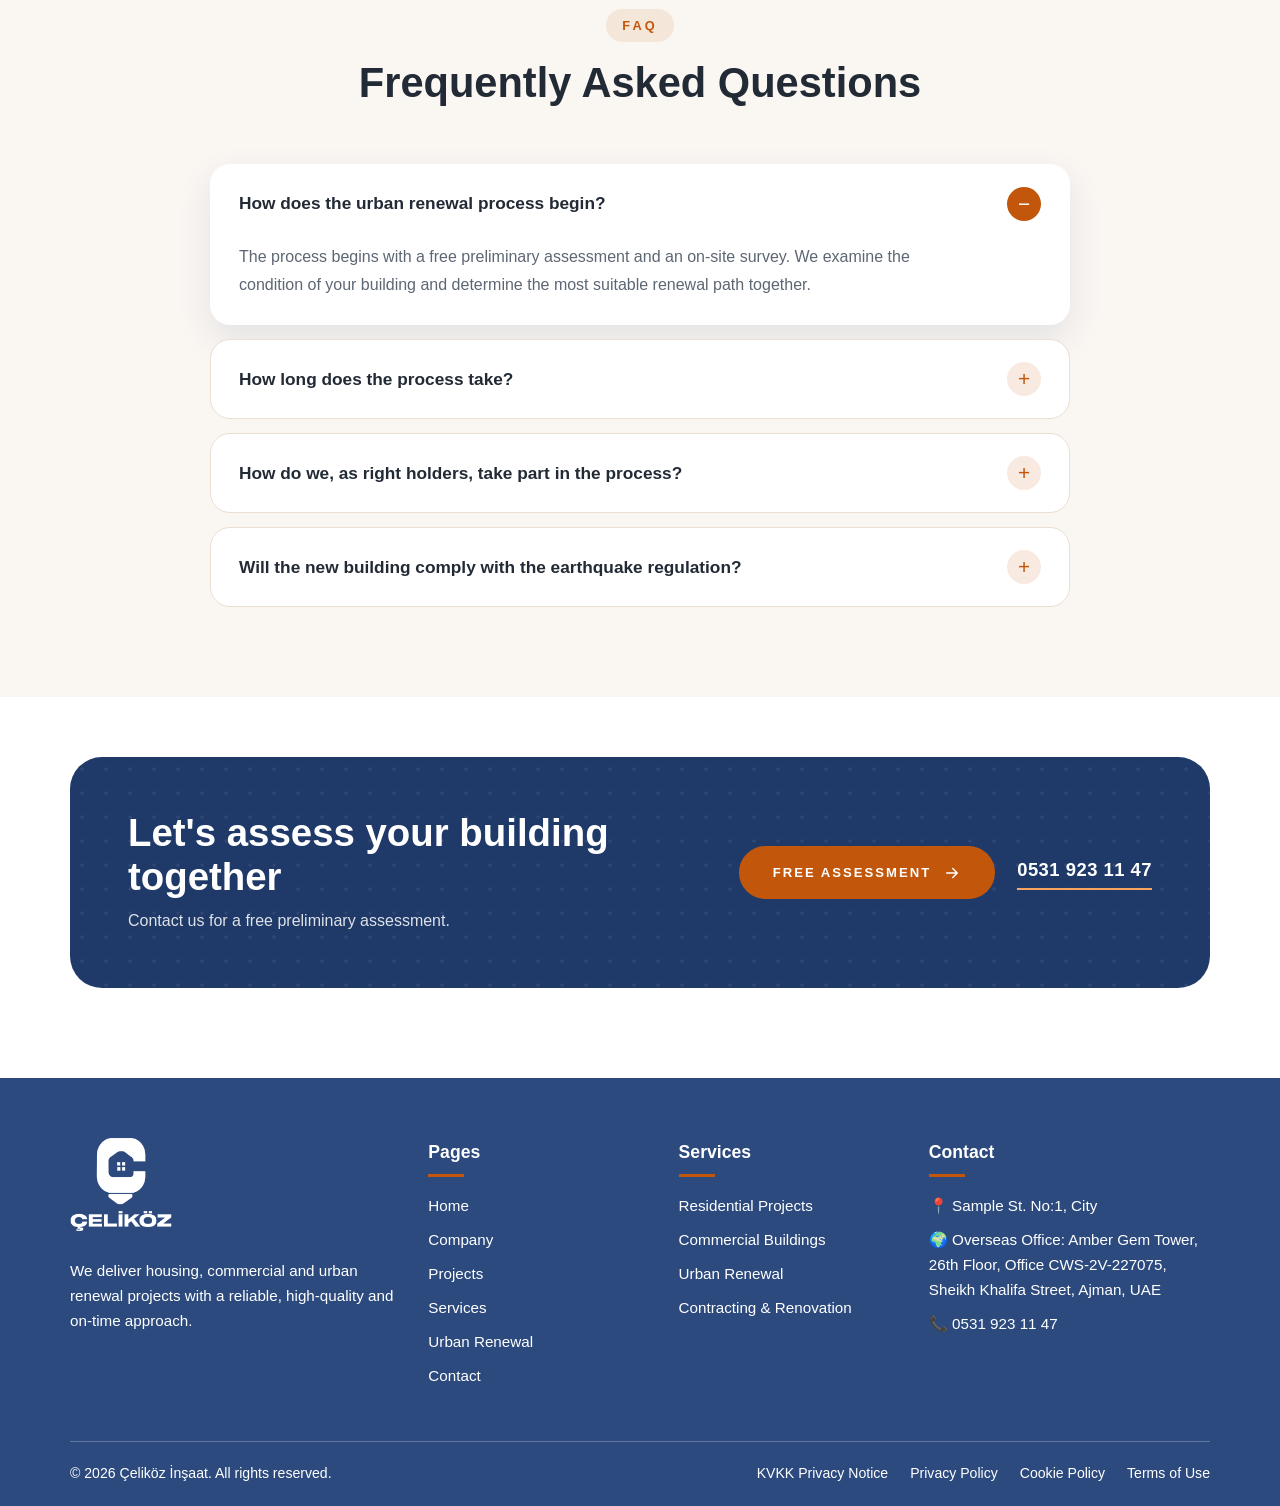
<file: kentsel-donusum.html>
<!doctype html>
<html lang="tr">
<head>
<meta charset="utf-8"><meta name="viewport" content="width=device-width,initial-scale=1">
<title>Çeliköz İnşaat | Kentsel Dönüşüm</title>
<link rel="stylesheet" href="style.css?v=54">
</head>
<body>

<!-- 1. Banner + yüzen değerlendirme kartı -->
<div class="page-hero k-hero sv-hero kd-hero">
  <div class="container kd-hero-grid">
    <div>
      <nav class="k-crumb"><a href="/">Anasayfa</a><span>/</span><b>Kentsel Dönüşüm</b></nav>
      <h1>Kentsel Dönüşüm</h1>
      <span class="sv-rule"></span>
      <p>Riskli yapıları güvenli, modern ve depreme dayanıklı yaşam alanlarına dönüştürüyor, süreci baştan sona şeffaf yönetiyoruz.</p>
    </div>
    <aside class="kd-float">
      <span class="kd-float-tag">Ücretsiz</span>
      <h3>Ön Değerlendirme</h3>
      <p>Binanızı yerinde inceleyelim, size en uygun dönüşüm yolunu birlikte belirleyelim.</p>
      <a class="btn-split" href="iletisim">Randevu Alın <svg viewBox="0 0 24 24"><path d="M5 12h14M13 6l6 6-6 6"/></svg></a>
    </aside>
  </div>
</div>

<!-- 2. Vurgu bölümü (lacivert) -->
<section class="kd-pillars">
  <div class="container kd-pillars-grid">
    <div>
      <span class="split-eyebrow">Neden Dönüşüm?</span>
      <h2>Riskli yapıdan <span class="grad">güvenli yaşama.</span></h2>
      <p>Deprem riski taşıyan yapıların yerine, güncel yönetmeliklere uygun modern binalar inşa ediyoruz. Amacımız yalnızca yeni bir bina değil, aileler için güvenli bir gelecek.</p>
    </div>
    <div class="kd-pillar-list">
      <div class="kd-pillar">
        <span class="k-ic"><svg viewBox="0 0 24 24"><path d="M12 3l8 3v6c0 4.5-3.2 8-8 9-4.8-1-8-4.5-8-9V6z"/><path d="M8.5 12l2.5 2.5L16 9.5"/></svg></span>
        <h3>Güvenli</h3><p>Güncel deprem yönetmeliğine tam uyumlu proje ve uygulama.</p>
      </div>
      <div class="kd-pillar">
        <span class="k-ic"><svg viewBox="0 0 24 24"><path d="M3 12h4l3-8 4 16 3-8h4"/></svg></span>
        <h3>Dayanıklı</h3><p>Nitelikli malzeme ve mühendislik disipliniyle uzun ömürlü yapılar.</p>
      </div>
      <div class="kd-pillar">
        <span class="k-ic"><svg viewBox="0 0 24 24"><rect x="5" y="3" width="14" height="18" rx="1"/><path d="M9 7h2M13 7h2M9 11h2M13 11h2M9 15h2M13 15h2"/></svg></span>
        <h3>Modern</h3><p>Çağdaş mimari, konforlu ve değer kazanan yaşam alanları.</p>
      </div>
    </div>
  </div>
</section>

<!-- 3. İki model -->
<section class="kd-models">
  <div class="container">
    <div class="why-head">
      <span class="eyebrow">Modeller</span>
      <h2>İki Model, Tek Hedef</h2>
      <p>Size uygun modeli yapının durumuna ve tercihlerinize göre birlikte belirliyoruz.</p>
    </div>
    <div class="kd-model-grid">
      <article class="kd-model">
        <span class="k-ic"><svg viewBox="0 0 24 24"><path d="M12 3l9 5-9 5-9-5z"/><path d="M3 13l9 5 9-5"/></svg></span>
        <h3>Kat Karşılığı</h3>
        <p>Mevcut yapının yerine inşa edilen yeni binada, hak sahipleri paylarına karşılık gelen daireleri alır. İnşaat sürecini firmamız üstlenir.</p>
        <ul class="sv-list"><li>Pay karşılığı yeni daire</li><li>Yapım sürecinin firmamızca yönetimi</li><li>Sözleşmede net paylaşım</li></ul>
      </article>
      <article class="kd-model kd-model-alt">
        <span class="k-ic"><svg viewBox="0 0 24 24"><path d="M4 17v-2a8 8 0 0 1 16 0v2"/><path d="M2 17h20"/><path d="M12 7v4"/></svg></span>
        <h3>Müteahhit Modeli</h3>
        <p>Proje, ruhsat, yıkım ve yapım adımlarını sizin adınıza yürütür; süreci şeffaf raporlama ile takip etmenizi sağlarız.</p>
        <ul class="sv-list"><li>Proje ve ruhsat takibi</li><li>Yıkım ve inşaat yönetimi</li><li>Şeffaf süreç raporlaması</li></ul>
      </article>
    </div>
  </div>
</section>

<!-- 4. Yol haritası (sabit başlık + dikey zaman çizelgesi) -->
<section class="kd-roadmap">
  <div class="container kd-roadmap-grid">
    <div class="kd-roadmap-head">
      <span class="eyebrow">Sürecimiz</span>
      <h2>Dönüşüm Yol Haritası</h2>
      <p>Başvurudan anahtar teslimine altı adımda, her aşamada yanınızdayız.</p>
      <a class="btn-split" href="iletisim">Ücretsiz Değerlendirme <svg viewBox="0 0 24 24"><path d="M5 12h14M13 6l6 6-6 6"/></svg></a>
    </div>
    <ol class="kd-tl">
      <li><span class="kd-dot">01</span><div class="kd-step-card"><h3>Başvuru &amp; Ön Değerlendirme</h3><p>Binanız yerinde incelenir, ücretsiz ön değerlendirme ve keşif yapılır.</p></div></li>
      <li><span class="kd-dot">02</span><div class="kd-step-card"><h3>Riskli Yapı Tespiti</h3><p>Yapının durumu uzmanlarca değerlendirilir; gerekli teknik tespit süreçleri koordine edilir.</p></div></li>
      <li><span class="kd-dot">03</span><div class="kd-step-card"><h3>Hak Sahipleriyle Uzlaşma</h3><p>Kat karşılığı ve müteahhit modelleri anlatılır, şeffaf bir sözleşme süreci yürütülür.</p></div></li>
      <li><span class="kd-dot">04</span><div class="kd-step-card"><h3>Proje &amp; Ruhsat</h3><p>Güncel deprem yönetmeliğine uygun mimari ve statik proje hazırlanır, ruhsat süreci takip edilir.</p></div></li>
      <li><span class="kd-dot">05</span><div class="kd-step-card"><h3>Yıkım &amp; Yeni Yapı</h3><p>Yıkım sonrası nitelikli malzeme ve iş güvenliği standartlarıyla yeni yapı inşa edilir.</p></div></li>
      <li><span class="kd-dot">06</span><div class="kd-step-card"><h3>Anahtar Teslim</h3><p>Yeni daireleriniz zamanında ve eksiksiz şekilde teslim edilir.</p></div></li>
    </ol>
  </div>
</section>

<!-- 5. Sık sorulan sorular -->
<section class="kd-faq">
  <div class="container">
    <div class="why-head">
      <span class="eyebrow">SSS</span>
      <h2>Sık Sorulan Sorular</h2>
    </div>
    <div class="kd-faq-list">
      <details open>
        <summary>Kentsel dönüşüm süreci nasıl başlar?</summary>
        <p>Süreç, ücretsiz ön değerlendirme ve yerinde keşifle başlar. Binanızın durumunu inceler, size uygun dönüşüm yolunu birlikte belirleriz.</p>
      </details>
      <details>
        <summary>Süreç ne kadar sürer?</summary>
        <p>Süre; yapının büyüklüğüne, hak sahibi sayısına ve ruhsat süreçlerine göre değişir. Net takvim, sözleşme aşamasında sizinle paylaşılır.</p>
      </details>
      <details>
        <summary>Hak sahipleri olarak sürece nasıl dahil oluruz?</summary>
        <p>Tüm adımlar hak sahipleriyle şeffaf biçimde paylaşılır. Uzlaşma ve sözleşme süreçlerinde mevzuata uygun şekilde size rehberlik ederiz.</p>
      </details>
      <details>
        <summary>Yeni yapı deprem yönetmeliğine uygun olacak mı?</summary>
        <p>Evet. Yeni yapı, güncel deprem yönetmeliğine tam uyumlu olarak projelendirilir ve nitelikli malzemeyle inşa edilir.</p>
      </details>
    </div>
  </div>
</section>

<!-- 6. Kapanış paneli -->
<section class="kd-cta-sec">
  <div class="container">
    <div class="kd-cta">
      <div>
        <h2>Binanızı birlikte değerlendirelim</h2>
        <p>Ücretsiz ön değerlendirme için bizimle iletişime geçin.</p>
      </div>
      <div class="kd-cta-actions">
        <a class="btn-split" href="iletisim">Ücretsiz Değerlendirme <svg viewBox="0 0 24 24"><path d="M5 12h14M13 6l6 6-6 6"/></svg></a>
        <a class="kd-tel" href="tel:+905319231147">0531 923 11 47</a>
      </div>
    </div>
  </div>
</section>

<script src="script.js?v=54"></script>
<script src="i18n.js?v=54"></script>
</body>
</html>
</file>
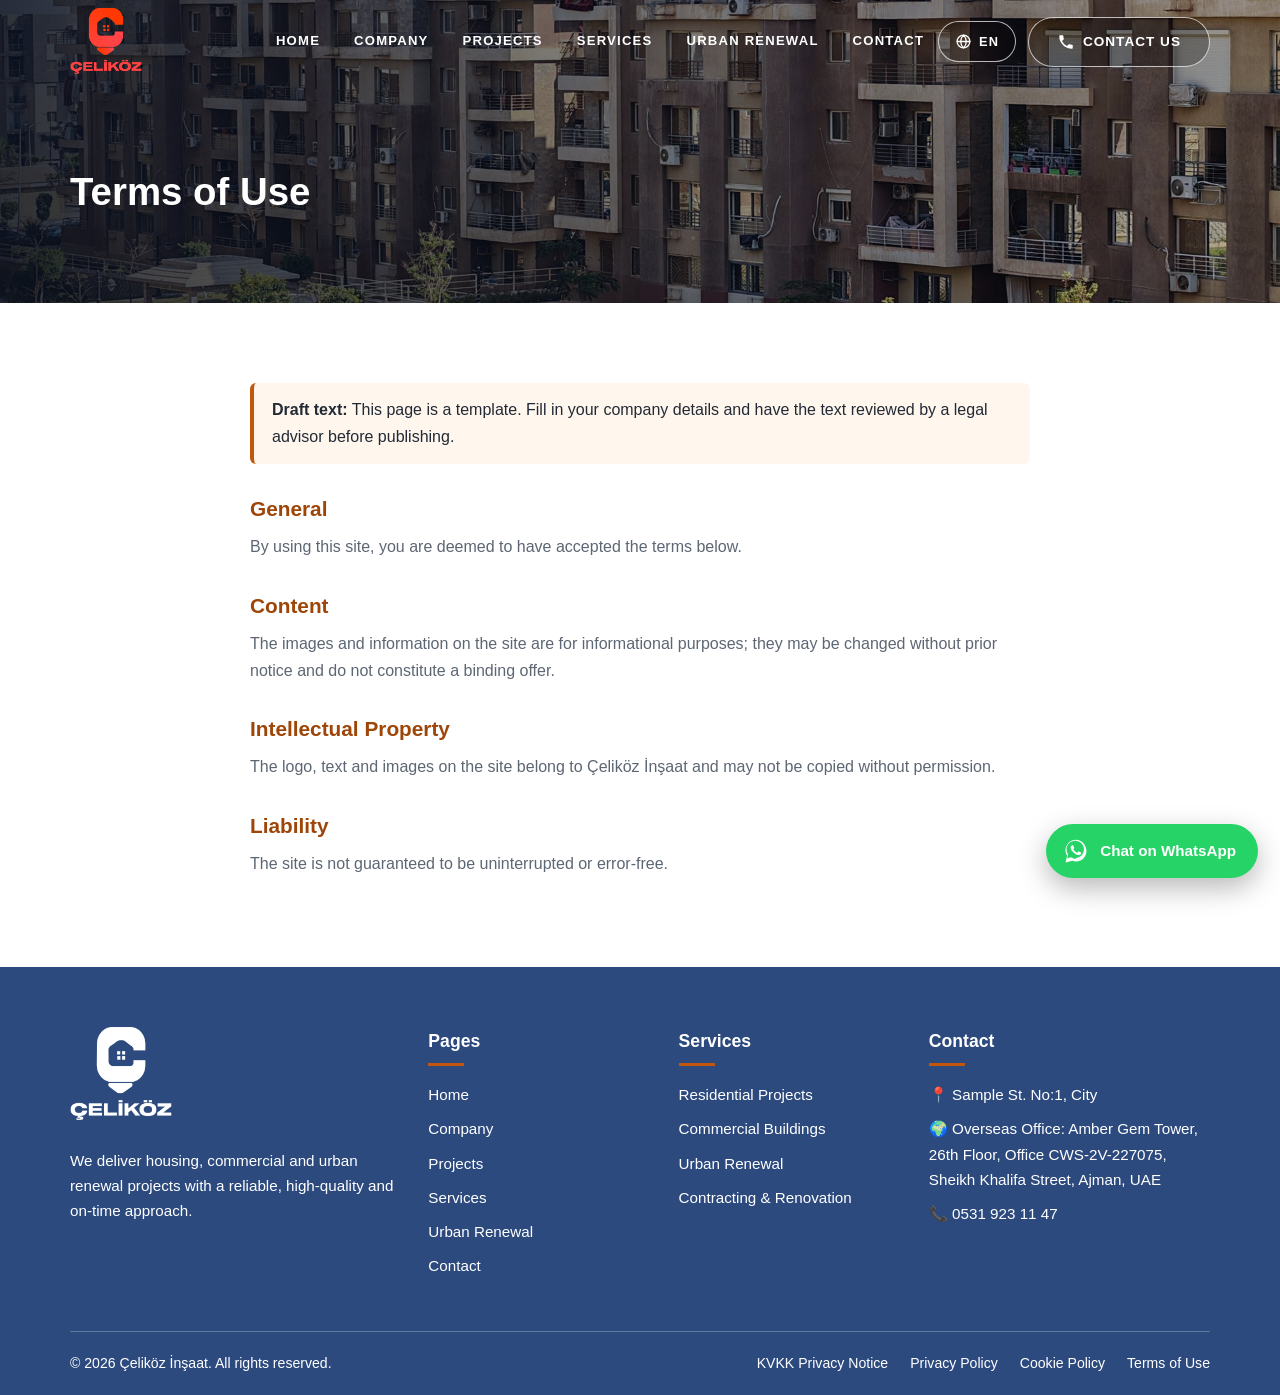
<file: kullanim-kosullari.html>
<!doctype html>
<html lang="tr">
<head>
<meta charset="utf-8"><meta name="viewport" content="width=device-width,initial-scale=1">
<title>Çeliköz İnşaat | Kullanım Koşulları</title>
<link rel="stylesheet" href="style.css?v=54">
</head>
<body>
<div class="page-hero"><div class="container"><h1>Kullanım Koşulları</h1></div></div>
<section>
  <div class="container legal">
    <p class="note"><strong>Taslak metin:</strong> Bu sayfa şablondur. Yayına almadan önce firma bilgilerinizi doldurun ve metni bir hukuk danışmanına onaylatın.</p>

    <h2>Genel</h2>
    <p>Bu siteyi kullanarak aşağıdaki koşulları kabul etmiş sayılırsınız.</p>
    <h2>İçerik</h2>
    <p>Sitedeki görseller ve bilgiler bilgilendirme amaçlıdır; önceden haber verilmeksizin değiştirilebilir ve bağlayıcı bir teklif niteliği taşımaz.</p>
    <h2>Fikri Mülkiyet</h2>
    <p>Sitedeki logo, metin ve görseller Çeliköz İnşaat&#39;a aittir; izinsiz kopyalanamaz.</p>
    <h2>Sorumluluk</h2>
    <p>Sitenin kesintisiz veya hatasız olacağı garanti edilmez.</p>
  </div>
</section>
<script src="script.js?v=54"></script>
<script src="i18n.js?v=54"></script>
</body>
</html>
</file>
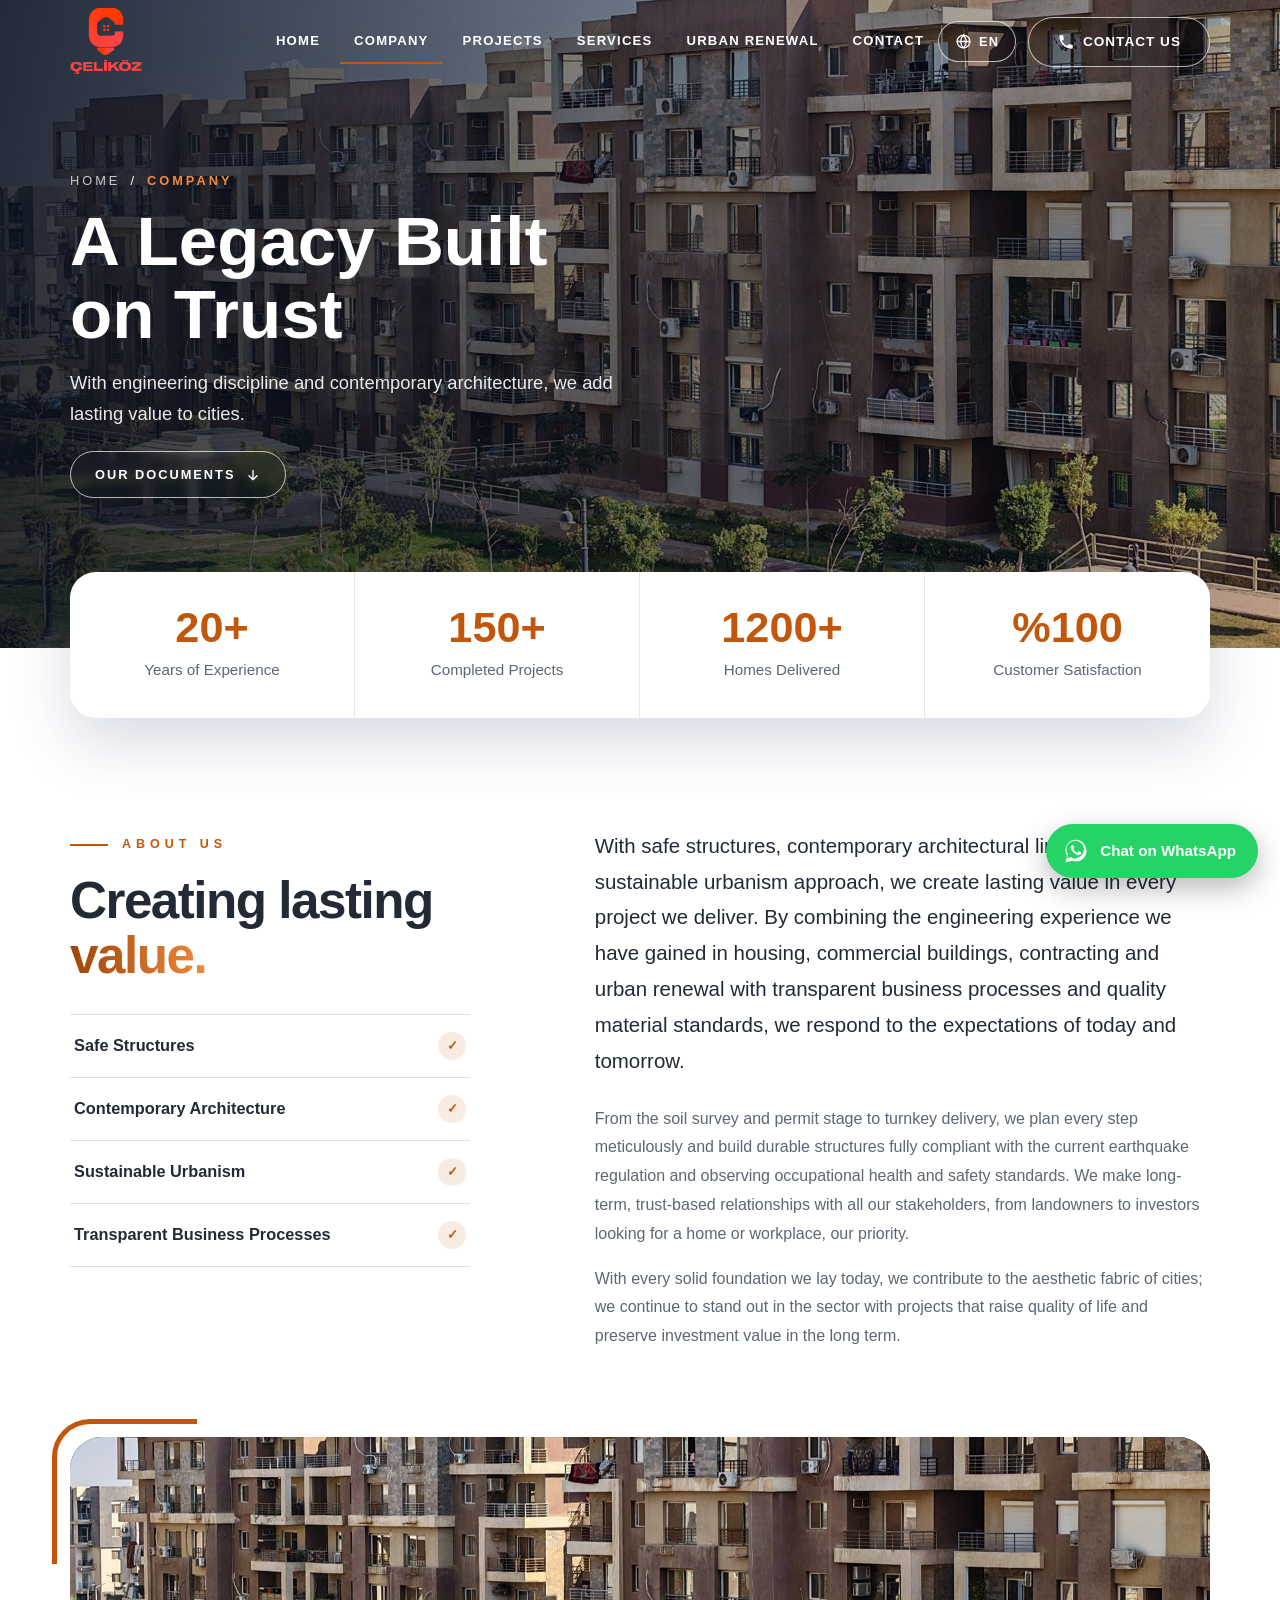
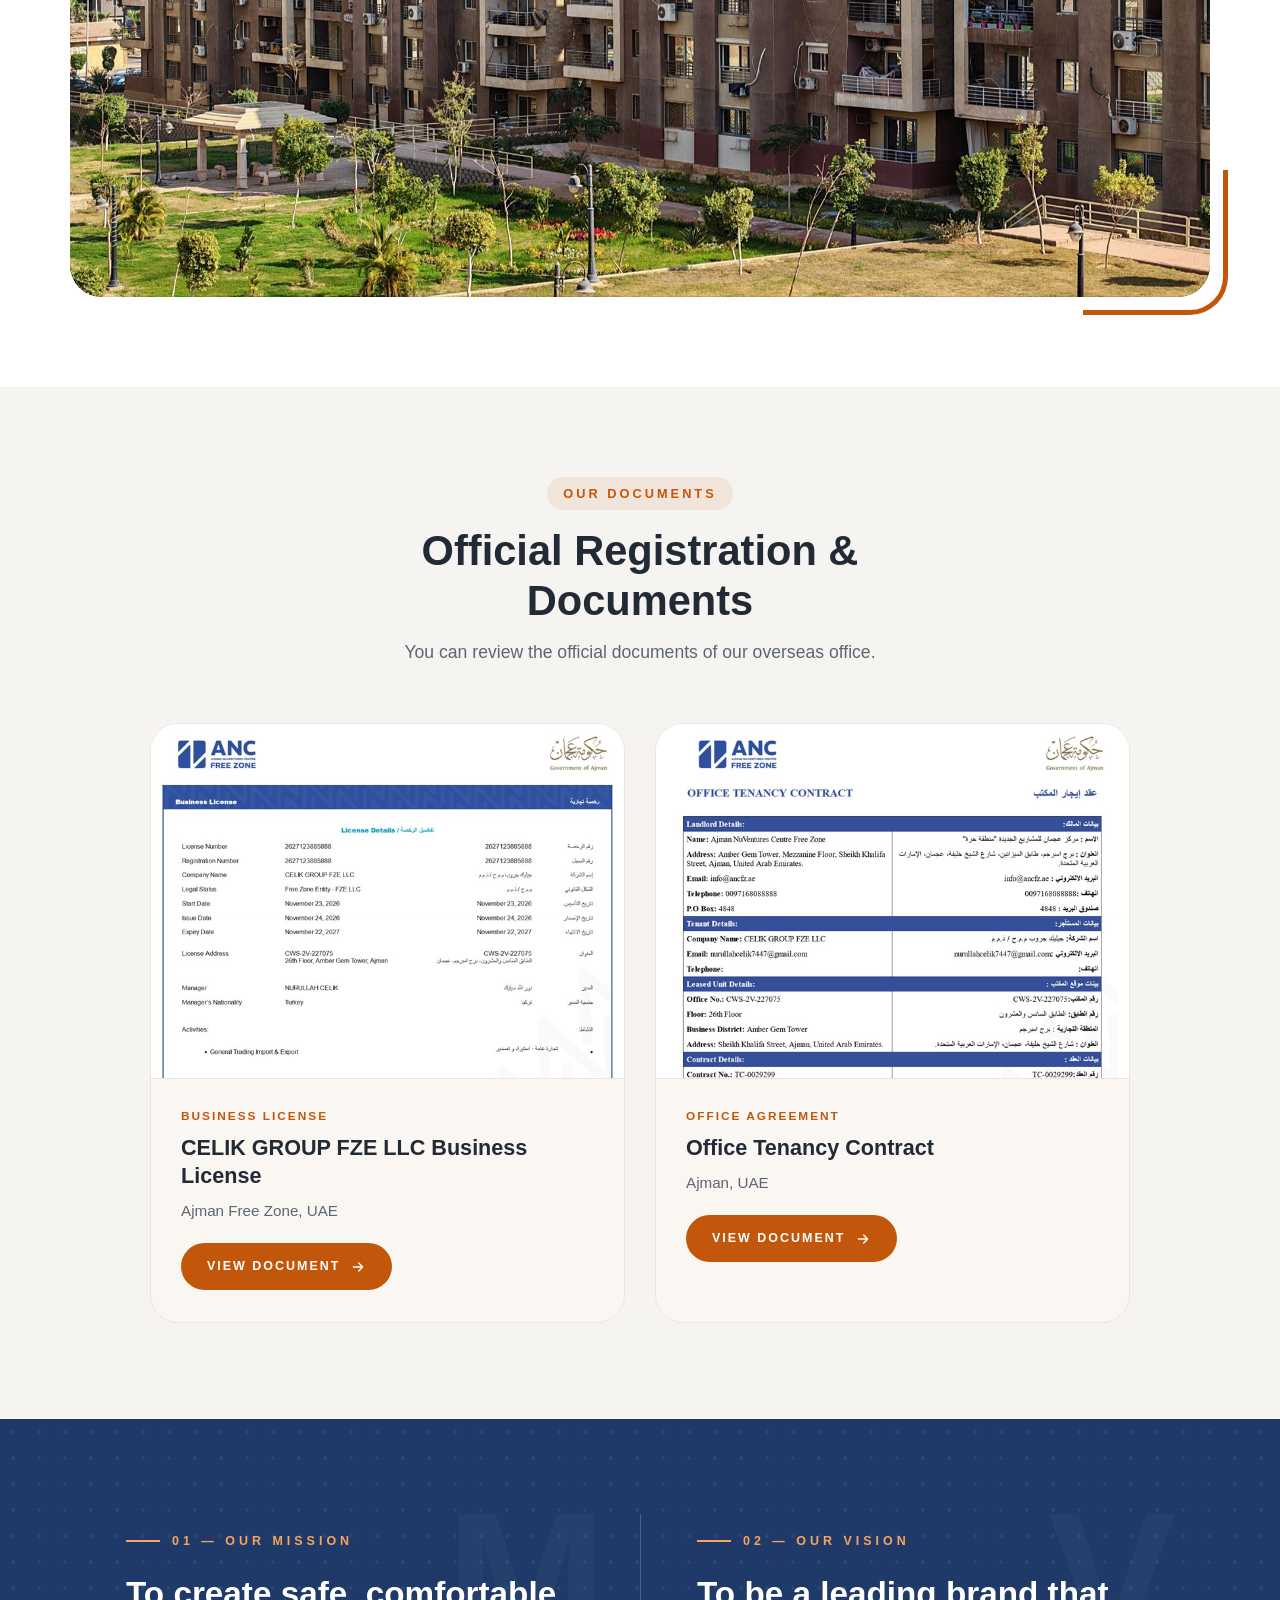
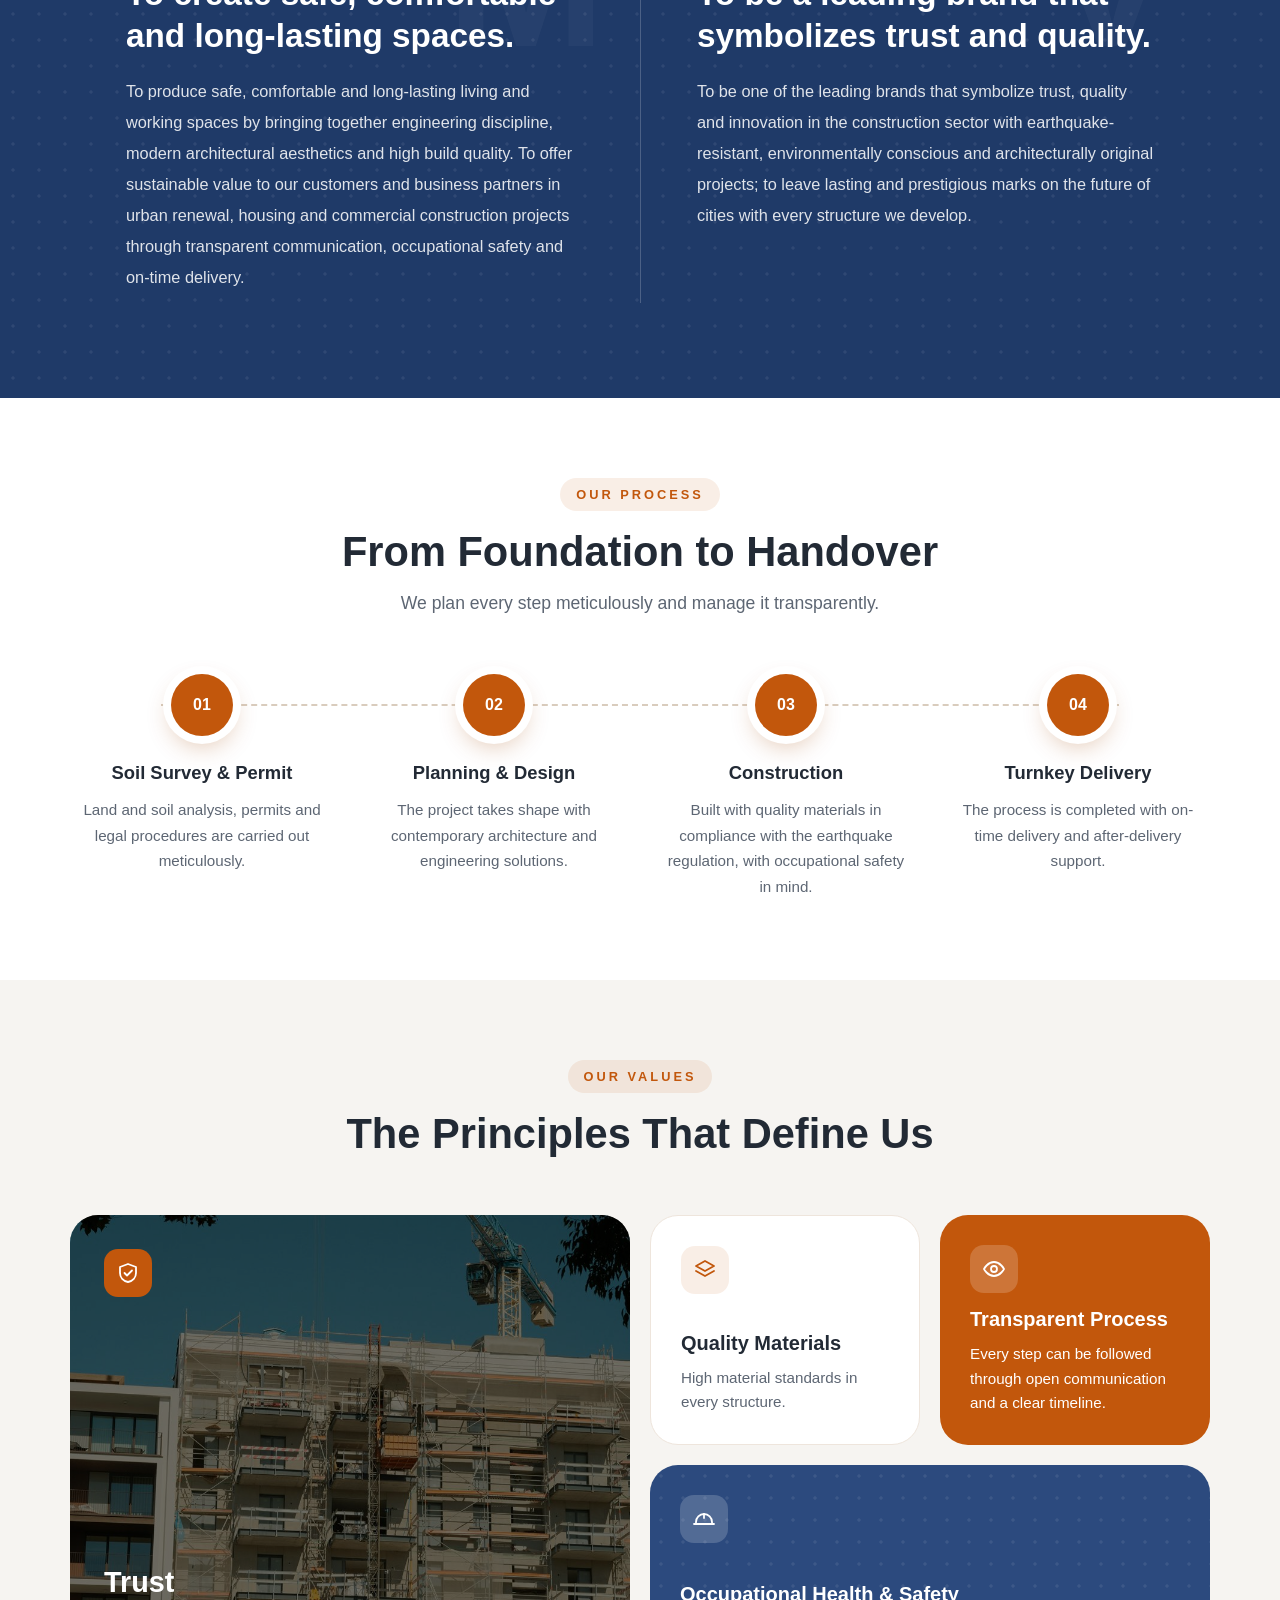
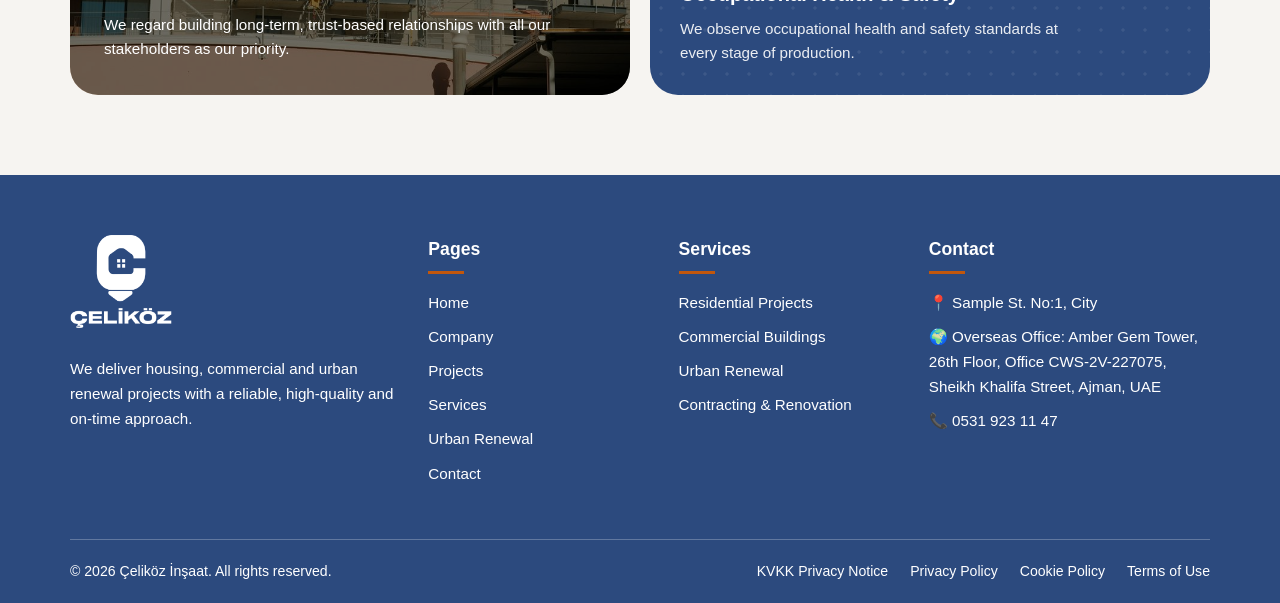
<file: kurumsal.html>
<!doctype html>
<html lang="tr">
<head>
<meta charset="utf-8"><meta name="viewport" content="width=device-width,initial-scale=1">
<title>Çeliköz İnşaat | Kurumsal</title>
<link rel="stylesheet" href="style.css?v=54">
</head>
<body>

<!-- 1. Hero + yüzen istatistik kartı -->
<div class="page-hero k-hero">
  <div class="container">
    <nav class="k-crumb"><a href="/">Anasayfa</a><span>/</span><b>Kurumsal</b></nav>
    <h1>Güven Üzerine<br>Kurulu Bir Miras</h1>
    <p>Mühendislik disiplini ve çağdaş mimariyle şehirlere kalıcı değerler katıyoruz.</p>
    <a class="k-hero-doc" href="#belgeler">Belgelerimiz <svg viewBox="0 0 24 24" aria-hidden="true"><path d="M12 5v14M6 13l6 6 6-6"/></svg></a>
  </div>
</div>
<div class="container k-stats-wrap">
  <div class="k-stats">
    <div><b>20+</b><span>Yıllık Deneyim</span></div>
    <div><b>150+</b><span>Tamamlanan Proje</span></div>
    <div><b>1200+</b><span>Teslim Edilen Konut</span></div>
    <div><b>%100</b><span>Müşteri Memnuniyeti</span></div>
  </div>
</div>

<!-- 2. Hakkımızda: editoryal giriş -->
<section class="k-intro">
  <div class="container">
    <div class="k-intro-grid">
      <div>
        <span class="split-eyebrow">Hakkımızda</span>
        <h2 class="k-big">Kalıcı değerler <span class="grad">üretiyoruz.</span></h2>
        <ul class="k-checks">
          <li>Güvenli Yapılar</li>
          <li>Çağdaş Mimari</li>
          <li>Sürdürülebilir Şehircilik</li>
          <li>Şeffaf İş Süreçleri</li>
        </ul>
      </div>
      <div>
        <p class="k-lead">Güvenli yapılar, çağdaş mimari çizgiler ve sürdürülebilir şehircilik anlayışıyla hayata geçirdiğimiz her projede kalıcı değerler üretiyoruz. Konut, ticari yapı, taahhüt ve kentsel dönüşüm alanlarında edindiğimiz mühendislik birikimini, şeffaf iş süreçleri ve nitelikli malzeme standartlarıyla birleştirerek bugünün ve geleceğin beklentilerine yanıt veriyoruz.</p>
        <div class="k-cols">
          <p>Zemin etüdü ve ruhsat aşamasından anahtar teslimine kadar her adımı titizlikle planlıyor; güncel deprem yönetmeliğine tam uyumlu, iş sağlığı ve güvenliği standartlarını gözeten dayanıklı yapılar inşa ediyoruz. Arsa sahiplerinden ev ve iş yeri arayan yatırımcılara kadar tüm paydaşlarımızla uzun soluklu, güvene dayalı ilişkiler kurmayı önceliğimiz kabul ediyoruz.</p>
          <p>Bugün attığımız her sağlam temelle şehirlerin estetik dokusuna katkıda bulunuyor; hem yaşam kalitesini yükselten hem de uzun vadede yatırım değerini koruyan projelerle sektörde fark yaratmaya devam ediyoruz.</p>
        </div>
      </div>
    </div>
    <div class="k-pano" style="--img:url('hero.jpg')" role="img" aria-label="Çeliköz İnşaat projesi">
      <div class="split-photo"></div>
    </div>
  </div>
</section>

<!-- 3. Belgelerimiz (üstte, kolay erişim) -->
<section class="k-docs alt" id="belgeler">
  <div class="container">
    <div class="why-head">
      <span class="eyebrow">Belgelerimiz</span>
      <h2>Resmî Kayıt ve Belgeler</h2>
      <p>Yurtdışı ofisimize ait resmî belgeleri inceleyebilirsiniz.</p>
    </div>
    <div class="k-doc-grid">
      <a class="k-doc" href="belgeler/celik-group-fze-llc-is-lisansi.pdf" target="_blank" rel="noopener">
        <span class="k-doc-img"><img src="belgeler/lisans-onizleme.jpg" alt="CELIK GROUP FZE LLC iş lisansı" loading="lazy"></span>
        <span class="k-doc-body">
          <span class="k-doc-tag">Ticari Lisans</span>
          <h3>CELIK GROUP FZE LLC İş Lisansı</h3>
          <span class="k-doc-meta">Ajman Serbest Bölgesi, BAE</span>
          <span class="k-doc-btn">Belgeyi Görüntüle <svg viewBox="0 0 24 24"><path d="M5 12h14M13 6l6 6-6 6"/></svg></span>
        </span>
      </a>
      <a class="k-doc" href="belgeler/ofis-kira-sozlesmesi.pdf" target="_blank" rel="noopener">
        <span class="k-doc-img"><img src="belgeler/kira-onizleme.jpg" alt="Ofis kira sözleşmesi" loading="lazy"></span>
        <span class="k-doc-body">
          <span class="k-doc-tag">Ofis Sözleşmesi</span>
          <h3>Ofis Kira Sözleşmesi</h3>
          <span class="k-doc-meta">Ajman, BAE</span>
          <span class="k-doc-btn">Belgeyi Görüntüle <svg viewBox="0 0 24 24"><path d="M5 12h14M13 6l6 6-6 6"/></svg></span>
        </span>
      </a>
    </div>
  </div>
</section>

<!-- 4. Misyon & Vizyon (lacivert panel) -->
<section class="k-mv">
  <div class="container k-mv-grid">
    <div class="k-mv-col" data-l="M">
      <span class="k-label">01 — Misyonumuz</span>
      <h3>Güvenli, konforlu ve uzun ömürlü alanlar üretmek.</h3>
      <p>Mühendislik disiplini, modern mimari estetik ve yüksek yapı kalitesini bir araya getirerek güvenli, konforlu ve uzun ömürlü yaşam ve çalışma alanları üretmek. Kentsel dönüşüm, konut ve ticari inşaat projelerinde şeffaf iletişim, iş güvenliği ve zamanında teslim ilkeleriyle müşterilerimize ve iş ortaklarımıza sürdürülebilir değer sunmak.</p>
    </div>
    <div class="k-mv-col" data-l="V">
      <span class="k-label">02 — Vizyonumuz</span>
      <h3>Güvenin ve kalitenin simgesi öncü bir marka olmak.</h3>
      <p>Depreme dayanıklı, çevreye duyarlı ve mimari açıdan özgün projeleriyle inşaat sektöründe güven, kalite ve yenilikçiliğin simgesi olan öncü markalardan biri olmak; geliştirdiğimiz her yapıyla şehirlerin geleceğine kalıcı ve prestijli izler bırakmak.</p>
    </div>
  </div>
</section>

<!-- 4. Çalışma süreci (zaman çizelgesi) -->
<section>
  <div class="container">
    <div class="why-head">
      <span class="eyebrow">Sürecimiz</span>
      <h2>Temelden Anahtar Teslimine</h2>
      <p>Her adımı titizlikle planlıyor, şeffaf şekilde yönetiyoruz.</p>
    </div>
    <div class="k-steps">
      <div class="k-step"><span class="k-dot">01</span><h4>Zemin Etüdü &amp; Ruhsat</h4><p>Arsa ve zemin analizi, ruhsat ve yasal süreçler titizlikle yürütülür.</p></div>
      <div class="k-step"><span class="k-dot">02</span><h4>Planlama &amp; Proje</h4><p>Çağdaş mimari ve mühendislik çözümleriyle proje şekillenir.</p></div>
      <div class="k-step"><span class="k-dot">03</span><h4>Yapım</h4><p>Deprem yönetmeliğine uygun, iş güvenliği gözetilerek nitelikli malzemeyle inşa edilir.</p></div>
      <div class="k-step"><span class="k-dot">04</span><h4>Anahtar Teslim</h4><p>Zamanında teslim ve teslim sonrası destekle süreç tamamlanır.</p></div>
    </div>
  </div>
</section>

<!-- 5. Değerlerimiz (bento) -->
<section class="alt">
  <div class="container">
    <div class="why-head">
      <span class="eyebrow">Değerlerimiz</span>
      <h2>Bizi Biz Yapan İlkeler</h2>
    </div>
    <div class="k-bento">
      <article class="k-tile k-tile-photo" style="--img:url('why-1.jpg')">
        <div class="k-tile-ov">
          <span class="k-ic"><svg viewBox="0 0 24 24"><path d="M12 3l8 3v6c0 4.5-3.2 8-8 9-4.8-1-8-4.5-8-9V6z"/><path d="M8.5 12l2.5 2.5L16 9.5"/></svg></span>
          <h3>Güven</h3>
          <p>Tüm paydaşlarımızla uzun soluklu, güvene dayalı ilişkiler kurmayı önceliğimiz biliyoruz.</p>
        </div>
      </article>
      <article class="k-tile k-tile-cream">
        <span class="k-ic"><svg viewBox="0 0 24 24"><path d="M12 3l9 5-9 5-9-5z"/><path d="M3 13l9 5 9-5"/></svg></span>
        <h3>Nitelikli Malzeme</h3>
        <p>Her yapıda yüksek malzeme standartları.</p>
      </article>
      <article class="k-tile k-tile-orange">
        <span class="k-ic"><svg viewBox="0 0 24 24"><path d="M2 12s3.6-7 10-7 10 7 10 7-3.6 7-10 7-10-7-10-7z"/><circle cx="12" cy="12" r="3"/></svg></span>
        <h3>Şeffaf Süreç</h3>
        <p>Açık iletişim ve net takvimle her adım takip edilebilir.</p>
      </article>
      <article class="k-tile k-tile-navy">
        <span class="k-ic"><svg viewBox="0 0 24 24"><path d="M4 17v-2a8 8 0 0 1 16 0v2"/><path d="M2 17h20"/><path d="M12 7v4"/></svg></span>
        <h3>İş Sağlığı &amp; Güvenliği</h3>
        <p>Üretimin her aşamasında iş sağlığı ve güvenliği standartlarını gözetiyoruz.</p>
      </article>
    </div>
  </div>
</section>

<script src="script.js?v=54"></script>
<script src="i18n.js?v=54"></script>
</body>
</html>
</file>
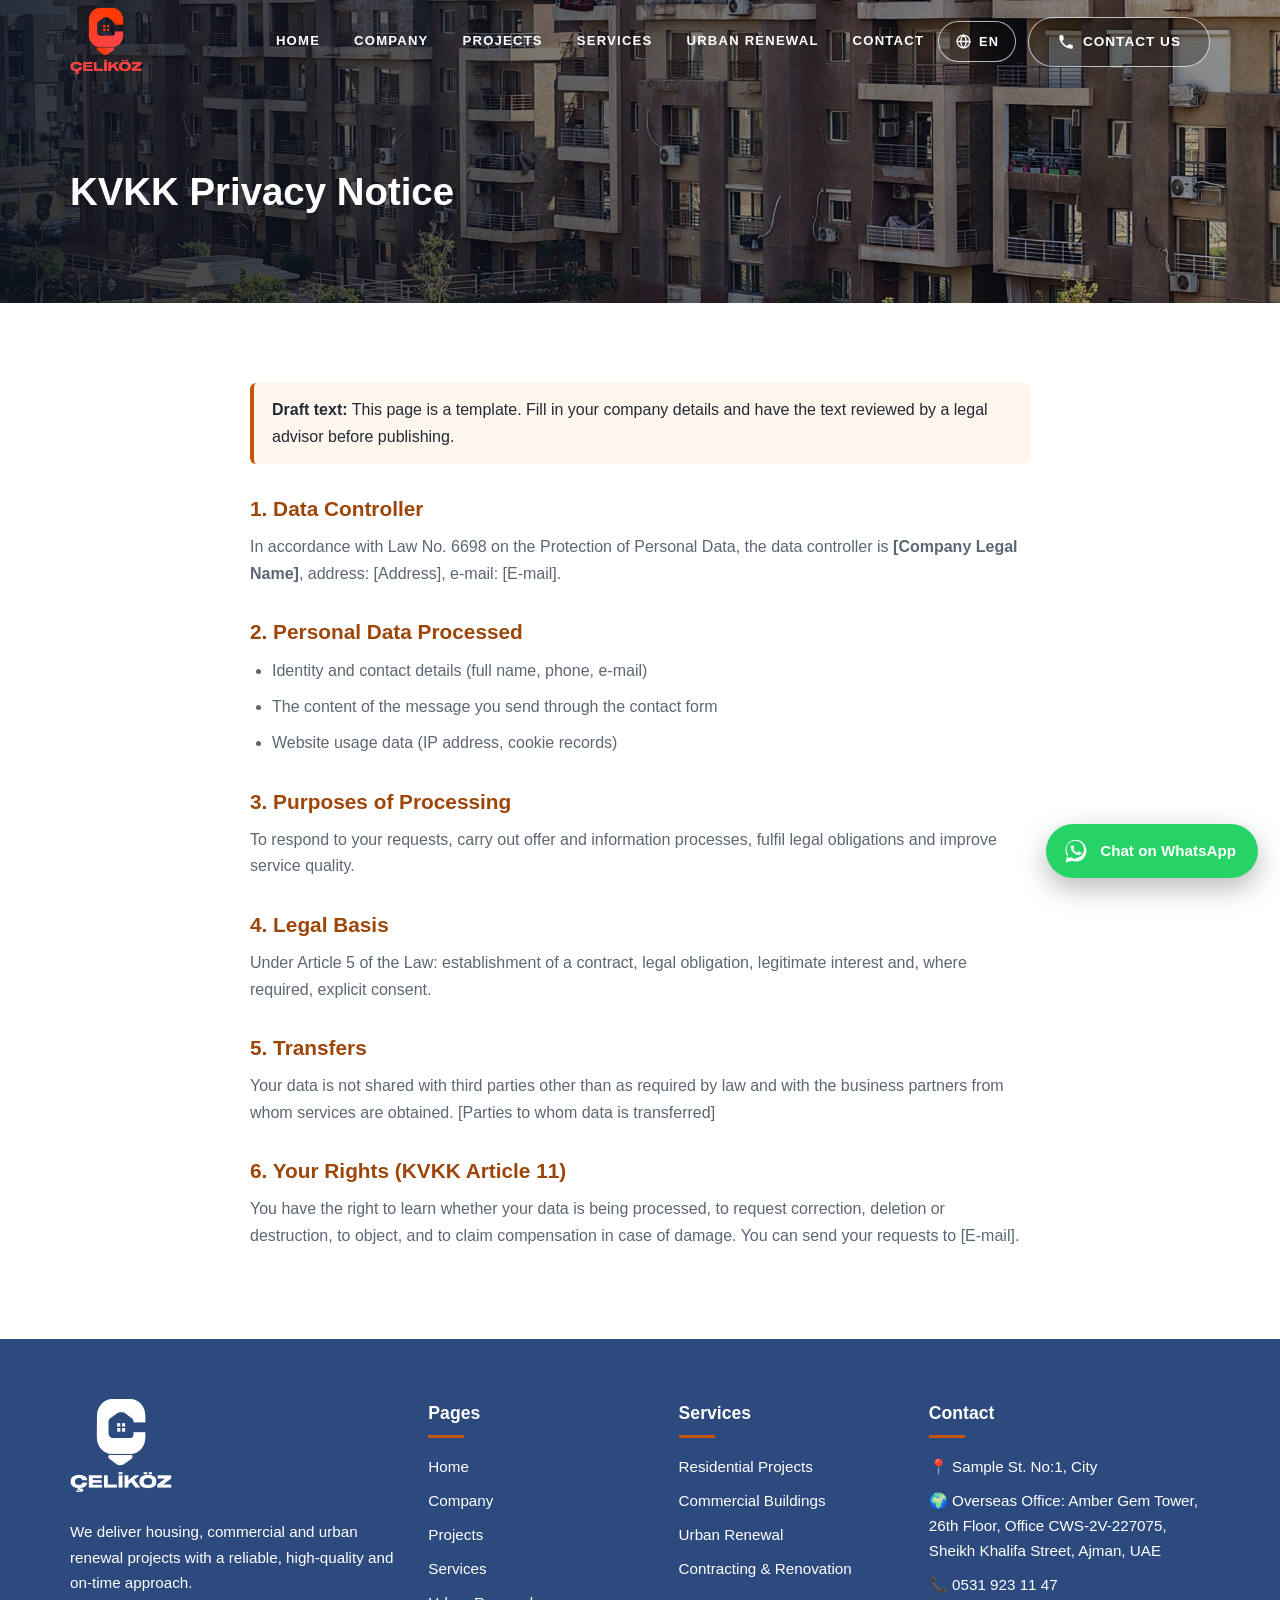
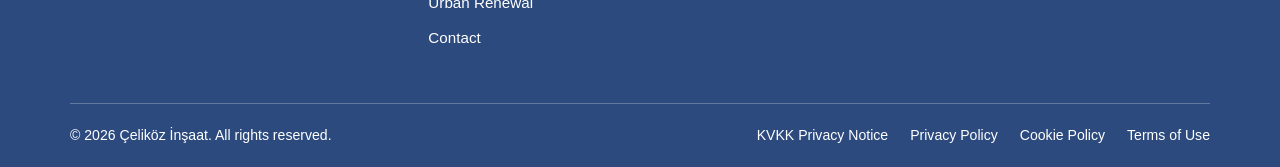
<file: kvkk.html>
<!doctype html>
<html lang="tr">
<head>
<meta charset="utf-8"><meta name="viewport" content="width=device-width,initial-scale=1">
<title>Çeliköz İnşaat | KVKK Aydınlatma Metni</title>
<link rel="stylesheet" href="style.css?v=54">
</head>
<body>
<div class="page-hero"><div class="container"><h1>KVKK Aydınlatma Metni</h1></div></div>
<section>
  <div class="container legal">
    <p class="note"><strong>Taslak metin:</strong> Bu sayfa şablondur. Yayına almadan önce firma bilgilerinizi doldurun ve metni bir hukuk danışmanına onaylatın.</p>

    <h2>1. Veri Sorumlusu</h2>
    <p>6698 sayılı Kişisel Verilerin Korunması Kanunu uyarınca veri sorumlusu <strong>[Firma Ticaret Unvanı]</strong>, adres: [Adres], e-posta: [E-posta]&#39;dır.</p>
    <h2>2. İşlenen Kişisel Veriler</h2>
    <ul><li>Kimlik ve iletişim bilgileri (ad soyad, telefon, e-posta)</li><li>İletişim formu aracılığıyla ilettiğiniz mesaj içeriği</li><li>İnternet sitesi kullanım verileri (IP adresi, çerez kayıtları)</li></ul>
    <h2>3. İşleme Amaçları</h2>
    <p>Taleplerinizi yanıtlamak, teklif ve bilgilendirme süreçlerini yürütmek, hukuki yükümlülükleri yerine getirmek ve hizmet kalitesini artırmak.</p>
    <h2>4. Hukuki Sebep</h2>
    <p>Kanunun 5. maddesindeki sözleşmenin kurulması, hukuki yükümlülük, meşru menfaat ve gerektiğinde açık rıza şartları.</p>
    <h2>5. Aktarım</h2>
    <p>Verileriniz, yasal zorunluluklar ve hizmet alınan iş ortakları dışında üçüncü kişilerle paylaşılmaz. [Aktarım yapılan taraflar]</p>
    <h2>6. Haklarınız (KVKK Madde 11)</h2>
    <p>Verilerinizin işlenip işlenmediğini öğrenme, düzeltme, silme veya yok edilmesini isteme, itiraz etme ve zarar halinde tazminat talep etme haklarına sahipsiniz. Başvurularınızı [E-posta] adresine iletebilirsiniz.</p>
  </div>
</section>
<script src="script.js?v=54"></script>
<script src="i18n.js?v=54"></script>
</body>
</html>
</file>
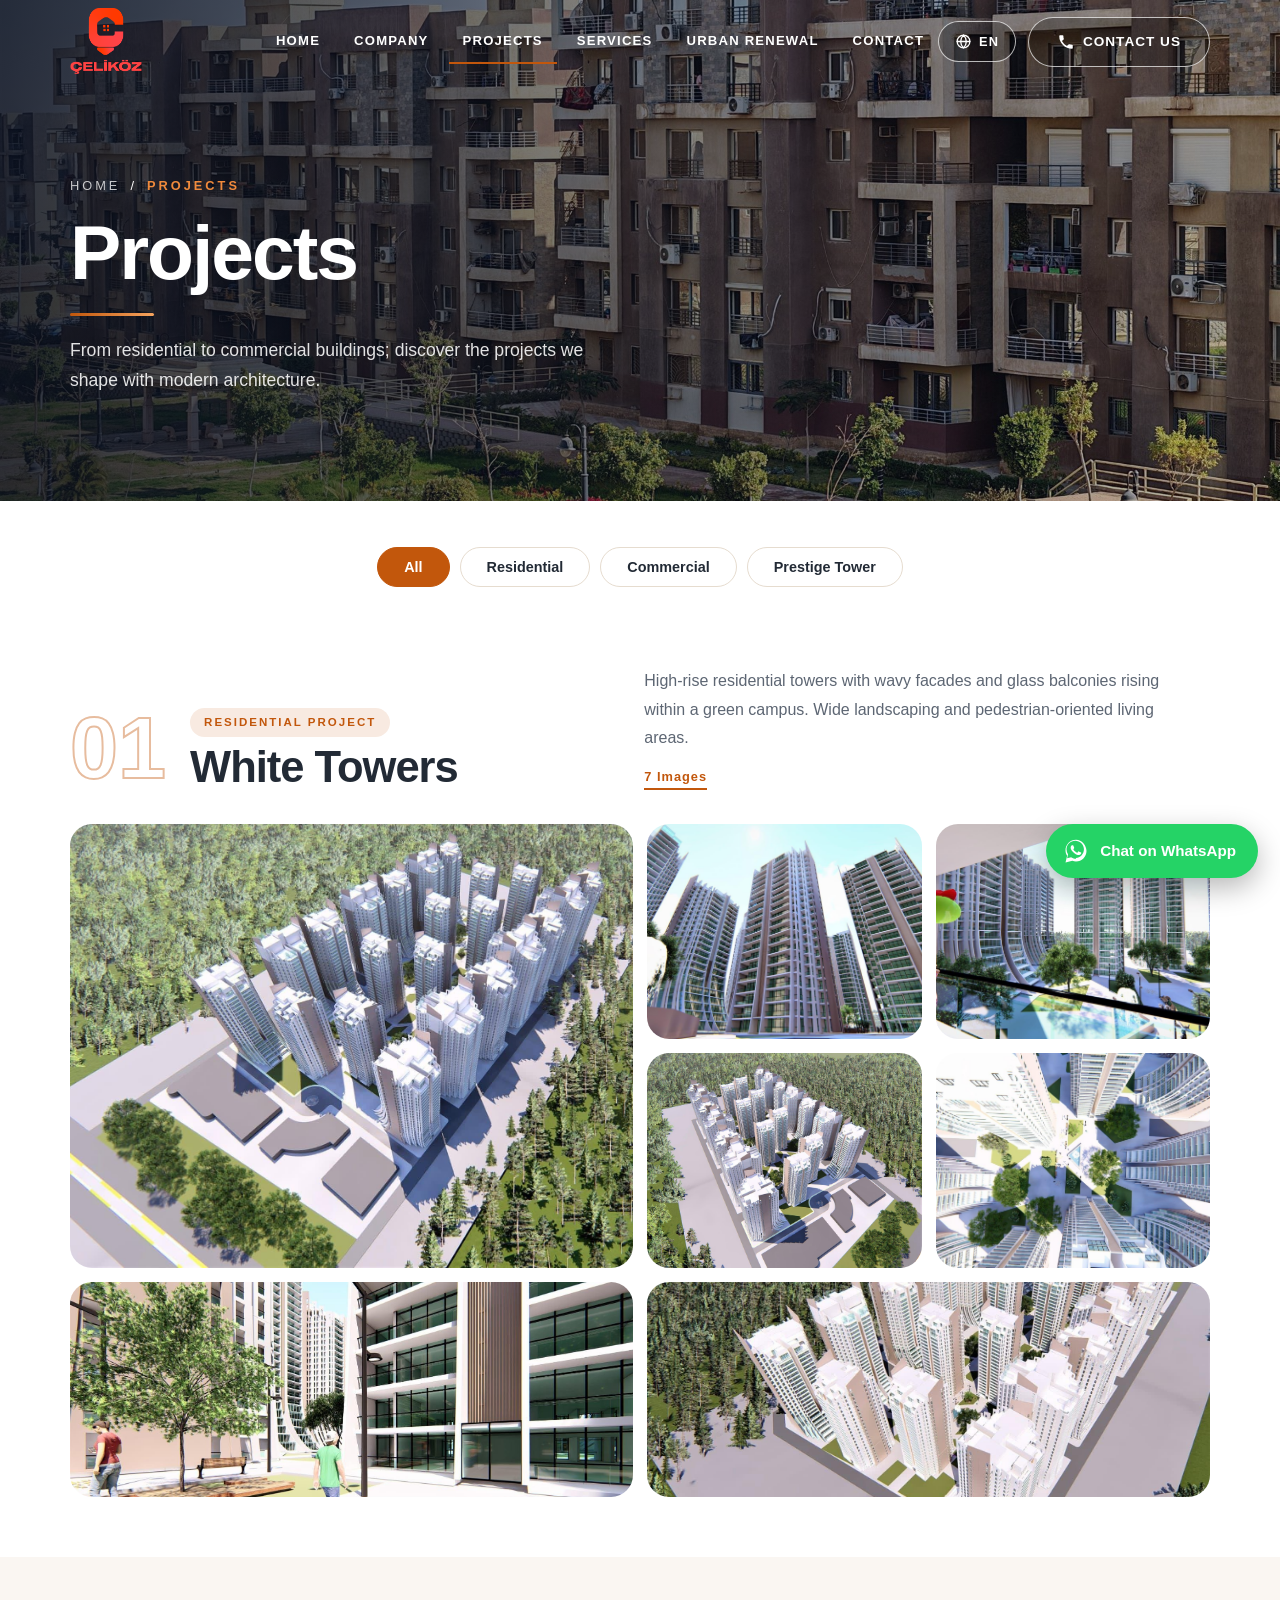
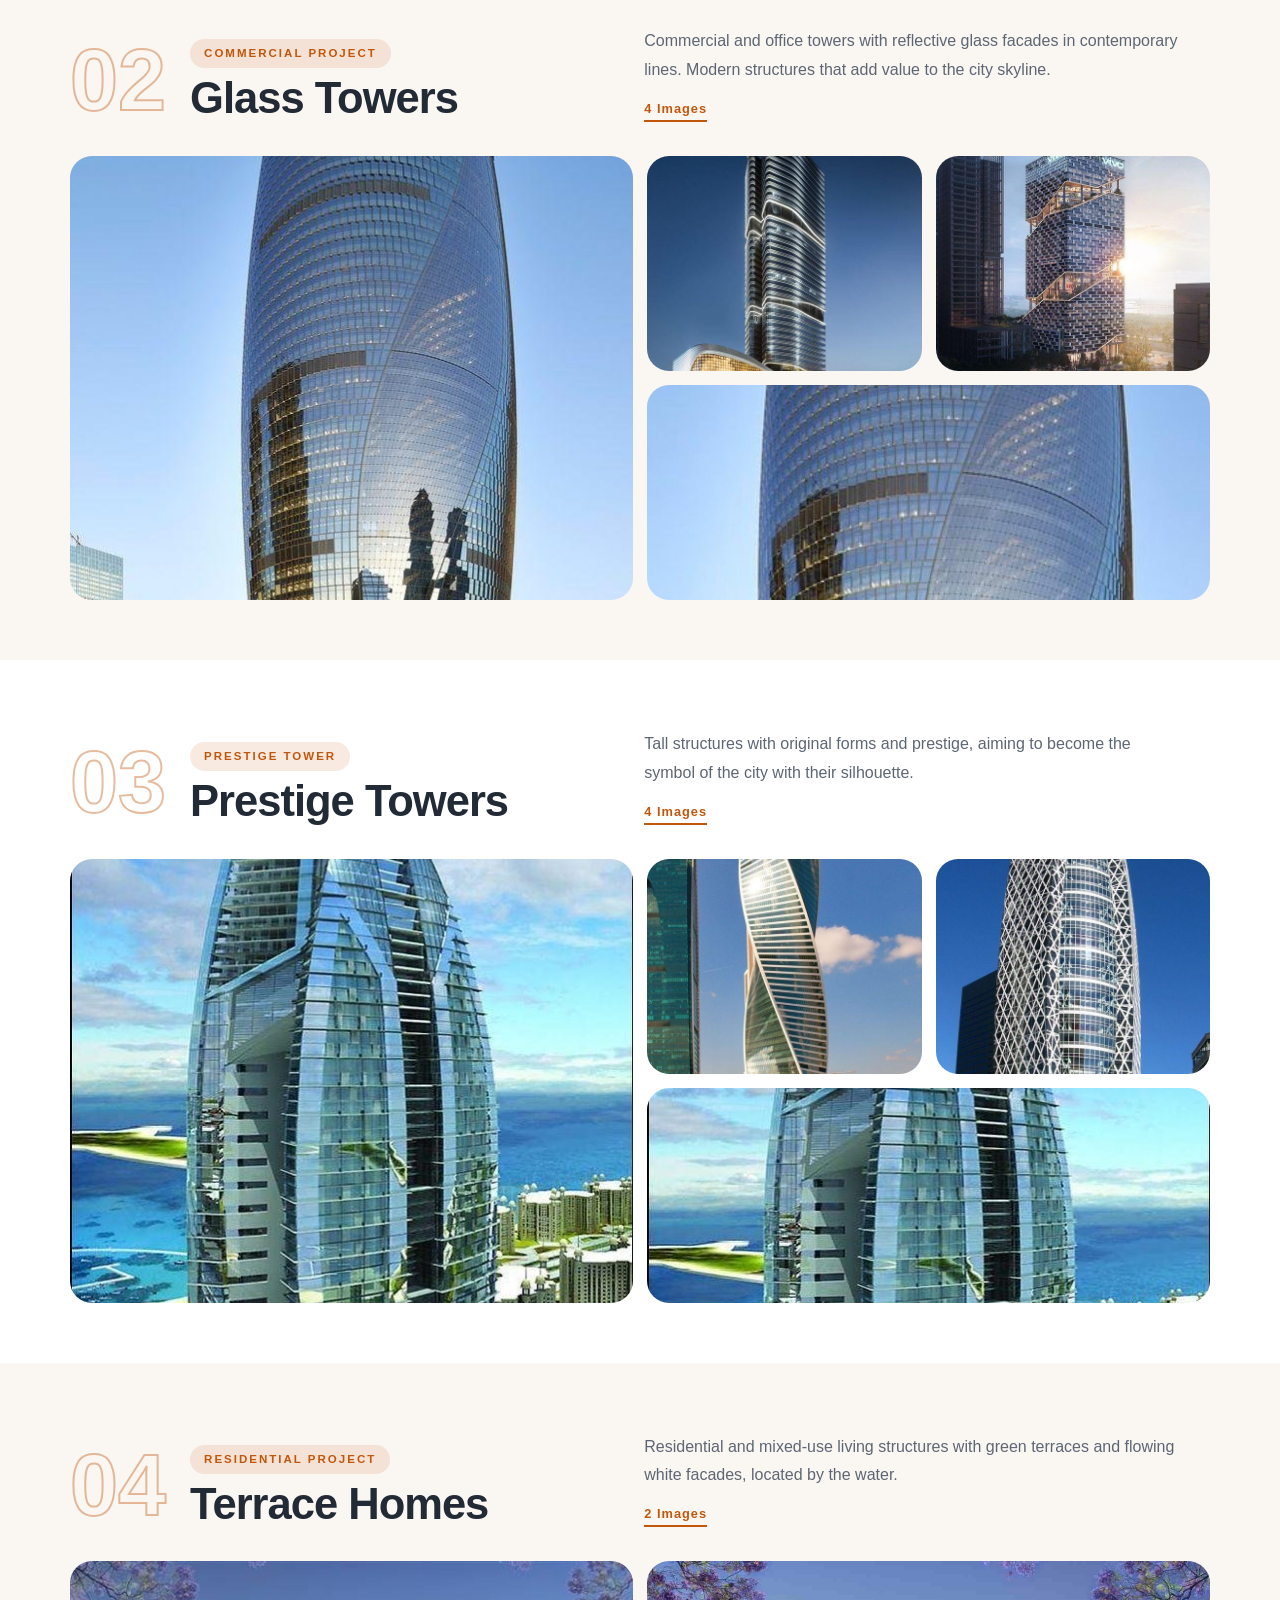
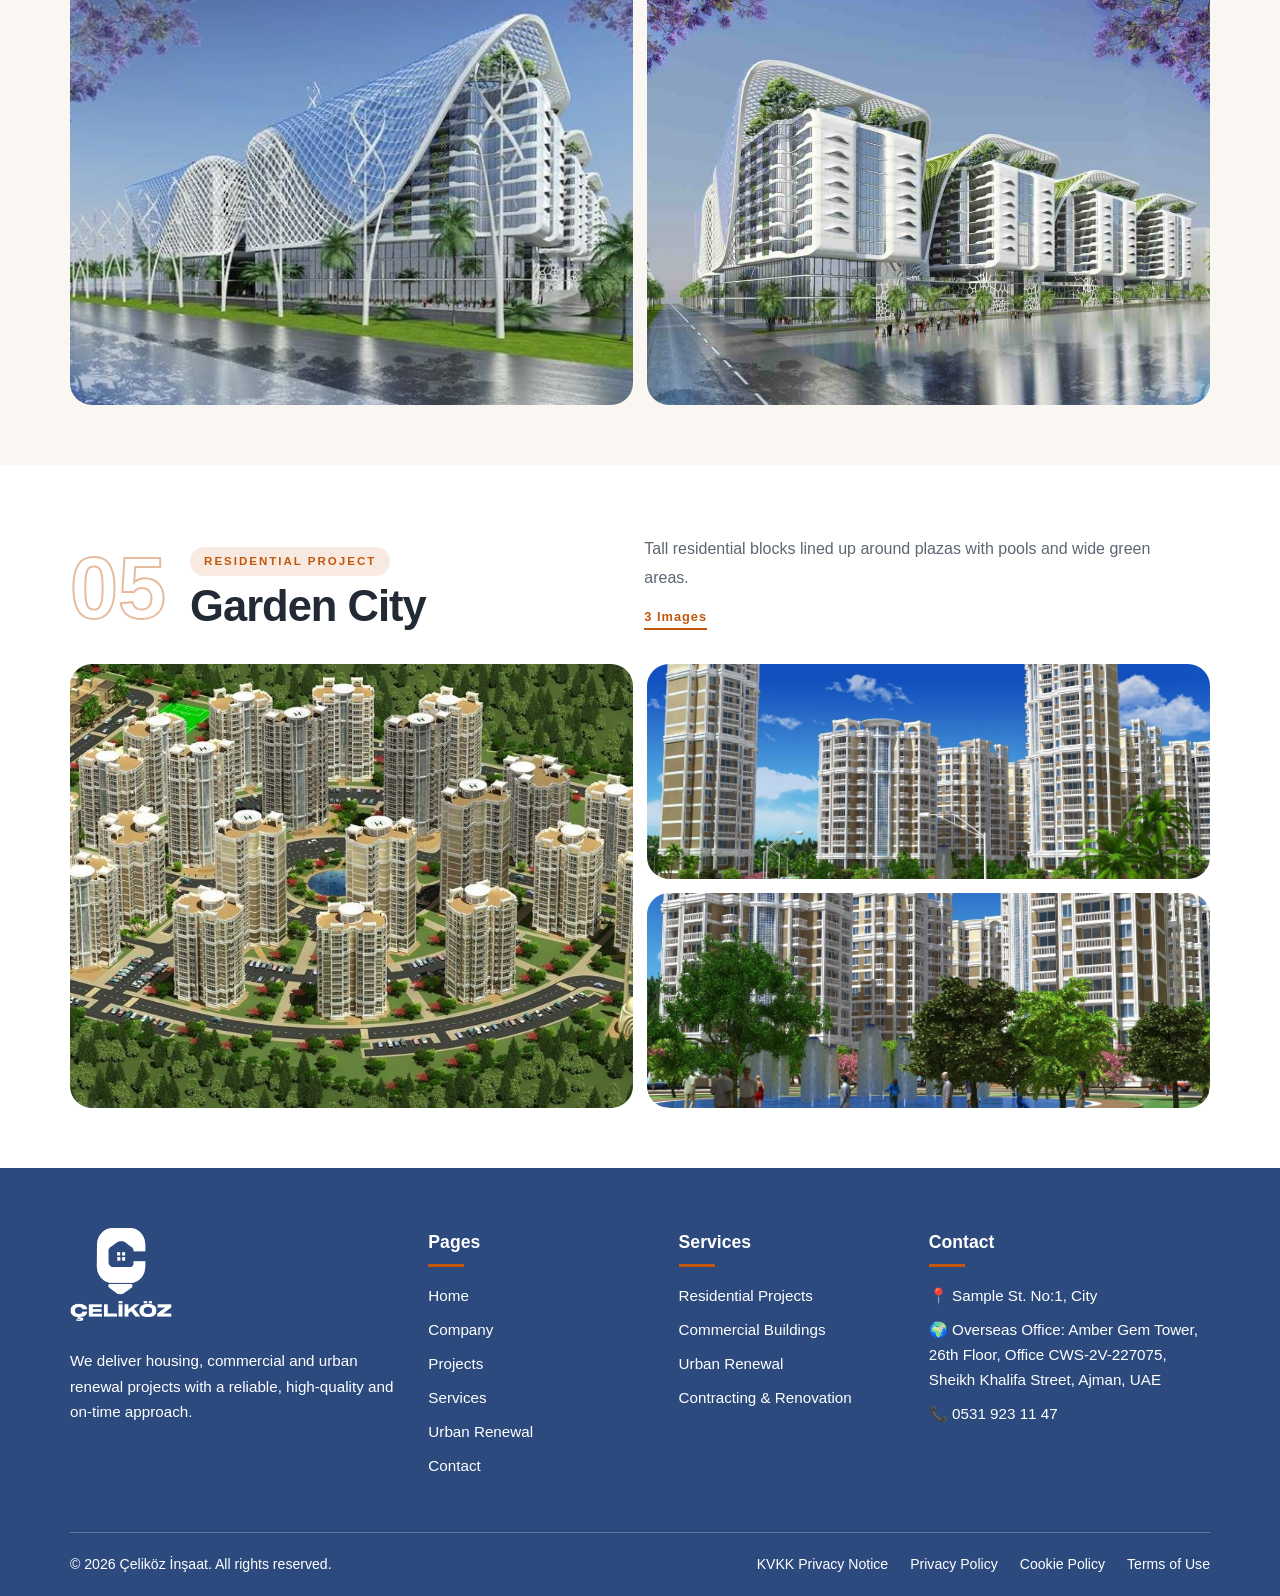
<file: projeler.html>
<!doctype html>
<html lang="tr">
<head>
<meta charset="utf-8"><meta name="viewport" content="width=device-width,initial-scale=1">
<title>Çeliköz İnşaat | Projeler</title>
<link rel="stylesheet" href="style.css?v=54">
</head>
<body>

<!-- Banner -->
<div class="page-hero k-hero sv-hero">
  <div class="container">
    <nav class="k-crumb"><a href="/">Anasayfa</a><span>/</span><b>Projeler</b></nav>
    <h1>Projeler</h1>
    <span class="sv-rule"></span>
    <p>Konuttan ticari yapılara; modern mimariyle şekillendirdiğimiz projelerimizi keşfedin.</p>
  </div>
</div>

<!-- Filtre -->
<div class="container">
  <div class="pj-filter" role="tablist" aria-label="Proje filtresi">
    <button class="on" data-f="all">Tümü</button>
    <button data-f="konut">Konut</button>
    <button data-f="ticari">Ticari</button>
    <button data-f="kule">Prestij Kule</button>
  </div>
</div>

<!-- 01 -->
<section class="pj" data-cat="konut" id="beyaz-kuleler">
  <div class="container">
    <header class="pj-head">
      <div class="pj-title"><span class="pj-num">01</span><div><span class="pj-tag">Konut Projesi</span><h2>Beyaz Kuleler</h2></div></div>
      <div class="pj-desc"><p>Yeşil bir kampüs içinde yükselen, dalgalı cepheli ve cam balkonlu yüksek konut kuleleri. Geniş peyzaj ve yaya odaklı yaşam alanları.</p><span class="pj-count">7 Görsel</span></div>
    </header>
    <div class="pj-g n7">
      <a href="projeler/p1-1.jpg"><img src="projeler/p1-1.jpg" alt="Beyaz Kuleler kuşbakışı" loading="lazy"><i></i></a>
      <a href="projeler/p1-2.jpg"><img src="projeler/p1-2.jpg" alt="Beyaz Kuleler cephe" loading="lazy"><i></i></a>
      <a href="projeler/p1-3.jpg"><img src="projeler/p1-3.jpg" alt="Beyaz Kuleler peyzaj" loading="lazy"><i></i></a>
      <a href="projeler/p1-4.jpg"><img src="projeler/p1-4.jpg" alt="Beyaz Kuleler yerleşim" loading="lazy"><i></i></a>
      <a href="projeler/p1-5.jpg"><img src="projeler/p1-5.jpg" alt="Beyaz Kuleler iç avlu" loading="lazy"><i></i></a>
      <a href="projeler/p1-6.jpg"><img src="projeler/p1-6.jpg" alt="Beyaz Kuleler sosyal alan" loading="lazy"><i></i></a>
      <a href="projeler/p1-7.jpg"><img src="projeler/p1-7.jpg" alt="Beyaz Kuleler genel görünüm" loading="lazy"><i></i></a>
    </div>
  </div>
</section>

<!-- 02 -->
<section class="pj pj-alt" data-cat="ticari" id="cam-kuleler">
  <div class="container">
    <header class="pj-head">
      <div class="pj-title"><span class="pj-num">02</span><div><span class="pj-tag">Ticari Proje</span><h2>Cam Kuleler</h2></div></div>
      <div class="pj-desc"><p>Yansıtıcı cam cepheli, çağdaş çizgilerde ticari ve ofis kuleleri. Şehrin siluetine değer katan modern yapılar.</p><span class="pj-count">4 Görsel</span></div>
    </header>
    <div class="pj-g n4">
      <a href="projeler/p2-1.jpg"><img src="projeler/p2-1.jpg" alt="Cam Kule" loading="lazy"><i></i></a>
      <a href="projeler/p2-2.jpg"><img src="projeler/p2-2.jpg" alt="Gece görünümlü kule" loading="lazy"><i></i></a>
      <a href="projeler/p2-3.jpg"><img src="projeler/p2-3.jpg" alt="Ofis kulesi" loading="lazy"><i></i></a>
      <a href="projeler/p2-4.jpg"><img src="projeler/p2-4.jpg" alt="Cam Kule cephe" loading="lazy"><i></i></a>
    </div>
  </div>
</section>

<!-- 03 -->
<section class="pj" data-cat="kule" id="prestij-kuleleri">
  <div class="container">
    <header class="pj-head">
      <div class="pj-title"><span class="pj-num">03</span><div><span class="pj-tag">Prestij Kule</span><h2>Prestij Kuleleri</h2></div></div>
      <div class="pj-desc"><p>Siluetiyle şehrin simgesi olmayı hedefleyen, özgün formlu ve prestijli yüksek yapılar.</p><span class="pj-count">4 Görsel</span></div>
    </header>
    <div class="pj-g n4">
      <a href="projeler/p3-1.jpg"><img src="projeler/p3-1.jpg" alt="Prestij Kulesi" loading="lazy"><i></i></a>
      <a href="projeler/p3-2.jpg"><img src="projeler/p3-2.jpg" alt="Kıvrımlı kule" loading="lazy"><i></i></a>
      <a href="projeler/p3-3.jpg"><img src="projeler/p3-3.jpg" alt="Örgü cepheli kule" loading="lazy"><i></i></a>
      <a href="projeler/p3-4.jpg"><img src="projeler/p3-4.jpg" alt="Deniz manzaralı kule" loading="lazy"><i></i></a>
    </div>
  </div>
</section>

<!-- 04 -->
<section class="pj pj-alt" data-cat="konut" id="teras-konutlari">
  <div class="container">
    <header class="pj-head">
      <div class="pj-title"><span class="pj-num">04</span><div><span class="pj-tag">Konut Projesi</span><h2>Teras Konutları</h2></div></div>
      <div class="pj-desc"><p>Yeşil teraslı, akışkan beyaz cepheli ve su kenarında konumlanan konut ve karma yaşam yapıları.</p><span class="pj-count">2 Görsel</span></div>
    </header>
    <div class="pj-g n2">
      <a href="projeler/p4-1.jpg"><img src="projeler/p4-1.jpg" alt="Teras Konutları" loading="lazy"><i></i></a>
      <a href="projeler/p4-2.jpg"><img src="projeler/p4-2.jpg" alt="Teras Konutları su kenarı" loading="lazy"><i></i></a>
    </div>
  </div>
</section>

<!-- 05 -->
<section class="pj" data-cat="konut" id="bahce-sehir">
  <div class="container">
    <header class="pj-head">
      <div class="pj-title"><span class="pj-num">05</span><div><span class="pj-tag">Konut Projesi</span><h2>Bahçe Şehir</h2></div></div>
      <div class="pj-desc"><p>Havuzlu meydanlar ve geniş yeşil alanlar çevresinde sıralanan yüksek konut blokları.</p><span class="pj-count">3 Görsel</span></div>
    </header>
    <div class="pj-g n3">
      <a href="projeler/p5-1.jpg"><img src="projeler/p5-1.jpg" alt="Bahçe Şehir kuşbakışı" loading="lazy"><i></i></a>
      <a href="projeler/p5-2.jpg"><img src="projeler/p5-2.jpg" alt="Bahçe Şehir bloklar" loading="lazy"><i></i></a>
      <a href="projeler/p5-3.jpg"><img src="projeler/p5-3.jpg" alt="Bahçe Şehir meydan" loading="lazy"><i></i></a>
    </div>
  </div>
</section>

<!-- Lightbox -->
<div class="lb" hidden>
  <button class="lb-close" aria-label="Kapat">&times;</button>
  <button class="lb-nav lb-prev" aria-label="Önceki">&#8249;</button>
  <figure><img alt=""><figcaption></figcaption></figure>
  <button class="lb-nav lb-next" aria-label="Sonraki">&#8250;</button>
</div>

<script src="script.js?v=54"></script>
<script src="i18n.js?v=54"></script>
<script>
(function(){
  // Filtre
  var btns=document.querySelectorAll('.pj-filter button'), secs=document.querySelectorAll('.pj');
  btns.forEach(function(b){b.addEventListener('click',function(){
    btns.forEach(function(x){x.classList.remove('on')}); b.classList.add('on');
    var f=b.dataset.f; secs.forEach(function(s){s.hidden=!(f==='all'||s.dataset.cat===f)});
  })});
  // Lightbox
  var lb=document.querySelector('.lb'), img=lb.querySelector('img'), cap=lb.querySelector('figcaption'), list=[], i=0;
  function show(){var a=list[i]; img.src=a.href; img.alt=a.querySelector('img').alt;
    cap.textContent=a.closest('.pj').querySelector('h2').textContent+'  ·  '+(i+1)+' / '+list.length;}
  function open(a){list=[].slice.call(a.closest('.pj-g').querySelectorAll('a')); i=list.indexOf(a); show(); lb.hidden=false; document.body.style.overflow='hidden';}
  function close(){lb.hidden=true; document.body.style.overflow='';}
  function step(d){i=(i+d+list.length)%list.length; show();}
  document.querySelectorAll('.pj-g a').forEach(function(a){a.addEventListener('click',function(e){e.preventDefault(); open(a);})});
  lb.querySelector('.lb-close').addEventListener('click',close);
  lb.querySelector('.lb-prev').addEventListener('click',function(){step(-1)});
  lb.querySelector('.lb-next').addEventListener('click',function(){step(1)});
  lb.addEventListener('click',function(e){if(e.target===lb)close();});
  document.addEventListener('keydown',function(e){if(lb.hidden)return; if(e.key==='Escape')close(); if(e.key==='ArrowLeft')step(-1); if(e.key==='ArrowRight')step(1);});
})();
</script>
</body>
</html>
</file>
<file: style.css>
:root{--orange:#c2570c;/* temel koyu turuncu */
  --orange-dark:#9e4508;--navy:#2c4a7e;/* açık parlaklıkta lacivert (footer) */
  --navy-deep:#1f3a68;--ink:#222a35;--muted:#5d6673;--bg:#f6f4f1;--white:#fff;--max:1180px}
*{box-sizing:border-box;margin:0;padding:0}
html{scroll-behavior:smooth}
body{font-family:"Helvetica Neue",Helvetica,Arial,sans-serif;color:var(--ink);background:var(--white);line-height:1.65}
img{max-width:100%;display:block}
a{color:inherit;text-decoration:none}
.container{width:100%;max-width:var(--max);margin:0 auto;padding:0 20px}
/* ---------- HEADER ---------- */
.site-header{position:fixed;top:0;left:0;right:0;z-index:100;background:transparent;transition:background .3s,box-shadow .3s}
.site-header.scrolled{background:rgba(20,28,45,.94);backdrop-filter:blur(8px);box-shadow:0 2px 16px rgba(0,0,0,.35)}
.header-inner{display:grid;grid-template-columns:1fr auto 1fr;align-items:center;height:84px}
.header-inner .logo{justify-self:start}
.header-cta{justify-self:end;display:inline-flex;align-items:center;gap:8px;background:rgba(0,0,0,.25);color:#fff;border:1px solid rgba(255,255,255,.7);font-weight:700;letter-spacing:1px;text-transform:uppercase;font-size:.85rem;padding:13px 28px;border-radius:50px;animation:pulse 1.8s infinite,wiggle 4s infinite;transition:background .2s}
.header-cta:hover{background:var(--orange);border-color:var(--orange);animation-play-state:paused}
@keyframes pulse{0%{box-shadow:0 0 0 0 rgba(255,255,255,.45)}70%{box-shadow:0 0 0 14px rgba(255,255,255,0)}100%{box-shadow:0 0 0 0 rgba(255,255,255,0)}}
@keyframes wiggle{0%,86%,100%{transform:rotate(0)}89%{transform:rotate(-4deg) scale(1.05)}92%{transform:rotate(4deg) scale(1.05)}95%{transform:rotate(-3deg)}98%{transform:rotate(2deg)}}
.logo{display:flex;align-items:center;gap:10px;font-weight:800;font-size:1.4rem;letter-spacing:.5px;color:var(--ink)}
.logo img{height:68px;width:auto}
.nav ul{display:flex;list-style:none;gap:6px}
.nav a{display:block;padding:10px 14px;font-weight:600;font-size:.82rem;letter-spacing:1.2px;text-transform:uppercase;color:#fff;border-bottom:2px solid transparent;transition:.2s}
.nav a:hover,.nav a.active{border-bottom-color:var(--orange)}
.menu-toggle{display:none;background:none;border:0;font-size:1.8rem;color:#fff;cursor:pointer}
/* ---------- HERO ---------- */
.hero{position:relative;min-height:100vh;display:flex;align-items:center;color:#fff;padding:130px 0 90px;background:linear-gradient(90deg,rgba(10,16,30,.85) 0%,rgba(10,16,30,.45) 55%,rgba(10,16,30,.25) 100%),
  url("hero-anasayfa.jpg") center/cover no-repeat,#16213a}
.hero-title{font-size:clamp(1.6rem,3.3vw,2.5rem);line-height:1.25;font-weight:700;color:#fff;max-width:720px;margin-bottom:24px}
.hero p{font-size:1.15rem;line-height:1.9;max-width:650px;margin-bottom:30px}
.hero-buttons{display:flex;flex-wrap:wrap;gap:16px}
.btn-pill{display:inline-block;min-width:190px;text-align:center;padding:16px 44px;border-radius:50px;font-weight:700;font-size:1rem;border:2px solid #fff;transition:.25s}
.btn-pill-white{background:#fff;color:var(--orange-dark)}
.btn-pill-white:hover{background:var(--orange);border-color:var(--orange);color:#fff}
.btn-pill-outline{background:transparent;color:#fff}
.btn-pill-outline:hover{background:#fff;color:var(--orange-dark)}
.page-hero{padding:160px 0 80px;color:#fff;background:linear-gradient(90deg,rgba(10,16,30,.85) 0%,rgba(10,16,30,.45) 55%,rgba(10,16,30,.25) 100%),url("hero.jpg") center/cover no-repeat,#16213a}
.page-hero h1{font-size:2.4rem}
.page-hero p{opacity:.9}
.btn{display:inline-block;padding:13px 28px;border-radius:4px;font-weight:700;border:2px solid transparent;transition:.2s;cursor:pointer;font-size:1rem}
/* ---------- SECTIONS ---------- */
section{padding:80px 0}
.alt{background:var(--bg)}
.grid{display:grid;gap:26px}
.g4{grid-template-columns:repeat(auto-fit,minmax(230px,1fr))}
.stat{text-align:center}
.stat b{display:block;font-size:2.6rem;color:var(--orange)}
.project{border-radius:8px;overflow:hidden;background:#fff;box-shadow:0 4px 18px rgba(0,0,0,.08)}
.project .body{padding:20px}
.project h3{color:var(--orange-dark)}
.list li{margin:8px 0 8px 20px}
/* ---------- NEDEN BİZ ---------- */
.why{background:linear-gradient(180deg,#fff 0%,#faf6f2 100%);padding:100px 0}
.why-head{text-align:center;max-width:620px;margin:0 auto 56px}
.eyebrow{display:inline-block;font-size:.8rem;font-weight:700;letter-spacing:3px;text-transform:uppercase;color:var(--orange);background:rgba(194,87,12,.1);padding:6px 16px;border-radius:50px;margin-bottom:16px}
.why-head h2{font-size:clamp(1.8rem,3.4vw,2.6rem);line-height:1.2;color:var(--ink);margin-bottom:12px}
.why-head p{color:var(--muted);font-size:1.1rem}
.why-grid{display:grid;grid-template-columns:repeat(auto-fit,minmax(280px,1fr));gap:28px}
.why-card{position:relative;overflow:hidden;background:#fff;border:1px solid #eee5dc;border-radius:16px;padding:40px 34px 36px;transition:transform .3s,box-shadow .3s,border-color .3s}
.why-card::after{content:"";position:absolute;left:0;bottom:0;height:4px;width:0;background:var(--orange);transition:width .35s}
.why-card:hover{transform:translateY(-8px);box-shadow:0 18px 40px rgba(158,69,8,.15);border-color:transparent}
.why-card:hover::after{width:100%}
.why-card h3{font-size:1.3rem;color:var(--ink);margin-bottom:10px}
.why-card p{color:var(--muted);line-height:1.7}
/* ---------- FORM ---------- */
form{display:grid;gap:14px}
input,textarea,button{font-family:inherit}
input,textarea{width:100%;padding:13px;border:1px solid #ccc;border-radius:4px;font:inherit}
input:focus,textarea:focus{outline:2px solid var(--orange);border-color:var(--orange)}
textarea{min-height:140px;resize:vertical}
/* ---------- FOOTER ---------- */
.site-footer{background:var(--navy);color:#fff;padding:60px 0 0}
.footer-grid{display:grid;grid-template-columns:1.5fr 1fr 1fr 1.3fr;gap:34px}
.site-footer h4{color:#fff;margin-bottom:16px;font-size:1.1rem;position:relative;padding-bottom:10px}
.site-footer h4::after{content:"";position:absolute;left:0;bottom:0;width:36px;height:3px;background:var(--orange)}
.site-footer p,.site-footer li,.site-footer a{color:#fff;font-size:.95rem}
.site-footer ul{list-style:none}
.site-footer li{margin-bottom:9px}
.site-footer a:hover{text-decoration:underline}
.footer-bottom{margin-top:44px;padding:20px 0;border-top:1px solid rgba(255,255,255,.25);display:flex;justify-content:space-between;align-items:center;flex-wrap:wrap;gap:12px 24px;font-size:.88rem;color:#fff}
.footer-logo{display:inline-block;margin-bottom:16px}
.footer-logo img{height:96px;width:auto}
.legal-links{display:flex;flex-wrap:wrap;gap:8px 22px}
.legal-links a{font-size:.88rem}
.legal{max-width:820px}
.legal h2{color:var(--orange-dark);margin:28px 0 8px;font-size:1.3rem}
.legal p,.legal li{color:var(--muted);margin-bottom:10px}
.legal ul{margin-left:22px}
.legal .note{background:#fff6ee;border-left:4px solid var(--orange);padding:14px 18px;border-radius:6px;color:var(--ink);margin-bottom:24px}
/* ---------- RESPONSIVE ---------- */
@media(max-width:900px){
  .footer-grid{grid-template-columns:1fr 1fr}
  .header-inner{grid-template-columns:1fr auto auto;gap:12px}
  .header-cta{padding:9px 16px;font-size:.85rem;order:2}
  .menu-toggle{order:3}
  .menu-toggle{display:block}
  .nav{position:absolute;top:84px;left:0;right:0;background:rgba(20,28,45,.97);display:none}
  .nav.open{display:block}
  .nav ul{flex-direction:column;padding:10px 20px}
}
@media(max-width:560px){
  .footer-grid{grid-template-columns:1fr}
}
/* Neden Biz - fotoğraflı kartlar */
.why-photo{min-height:400px;padding:0;display:flex;align-items:flex-end;border:0;background:var(--img) center/cover no-repeat,#16213a;color:#fff}
.why-photo::after{display:none}
.why-overlay{position:absolute;inset:0;display:flex;flex-direction:column;justify-content:flex-end;padding:32px 30px;background:rgba(0,0,0,.55);transition:background .3s}
.why-photo:hover .why-overlay{background:rgba(0,0,0,.72)}
.why-photo h3{color:#fff;font-size:1.4rem;margin-bottom:8px}
.why-photo p{color:#fff;opacity:.92}
/* Tam genişlik: sol görsel / sağ metin */
.split{display:grid;grid-template-columns:.6fr 1.4fr;min-height:680px;padding:0;width:80%;max-width:1400px;margin:80px auto;gap:32px;justify-content:center;align-items:center}
.split-img{align-self:stretch;position:relative;border-radius:32px;background:#16213a}
.split-text{position:relative;align-self:stretch;display:flex;align-items:center;justify-content:center;border-radius:32px;background:#faf6f2;padding:60px 5vw}
.split-inner{max-width:560px}
.split-inner h2{color:var(--ink);margin-bottom:10px}
.split-inner h3{font-size:1.3rem;font-weight:700;color:var(--orange);margin-bottom:22px;position:relative}
.split-inner h3::after{content:"";position:absolute;left:0;bottom:0;background:var(--orange)}
.split-inner p{color:var(--muted);font-size:1.05rem;line-height:1.8;margin-bottom:16px}
@media(max-width:860px){
  .split{grid-template-columns:1fr}
  .split-img{min-height:320px}
  .split-text{padding:48px 24px}
}
/* Köşe vurguları (çerçeve köşeleri) + nokta deseni */
.split-img::before,.split-img::after,.split-text::after{content:"";position:absolute;width:140px;height:140px;border:0 solid var(--orange);pointer-events:none}
.split-img::before{top:-18px;left:-18px;border-width:5px 0 0 5px;border-top-left-radius:38px}
.split-img::after{bottom:-18px;left:-18px;border-width:0 0 5px 5px;border-bottom-left-radius:38px}
.split-text::after{bottom:-18px;right:-18px;border-width:0 5px 5px 0;border-bottom-right-radius:38px}
.split-text::before{content:"";position:absolute;top:34px;right:38px;width:120px;height:90px;background-image:radial-gradient(var(--orange) 2.2px,transparent 2.4px);background-size:20px 20px;opacity:.35;pointer-events:none}
/* Nefes alan görsel */
.split-photo{position:absolute;inset:0;border-radius:32px;overflow:hidden}
.split-photo::before{content:"";position:absolute;inset:0;background:var(--img) center/cover no-repeat;animation:breathe 9s ease-in-out infinite;will-change:transform}
@keyframes breathe{0%,100%{transform:scale(1)}50%{transform:scale(1.09)}}
@media(prefers-reduced-motion:reduce){
  .split-photo::before{animation:none}
}
/* ---- Hakkımızda: referans düzen (rozet + üst üste görsel + eyebrow + buton) ---- */
.split-img{min-height:680px}
.split-badge{position:absolute;top:24px;left:24px;z-index:2;display:flex;align-items:center;gap:14px;padding:14px 22px 14px 16px;border-radius:18px;background:rgba(14,20,36,.72);backdrop-filter:blur(10px);border:1px solid rgba(255,255,255,.14);color:#fff;box-shadow:0 10px 30px rgba(0,0,0,.25)}
.badge-ic{width:40px;height:40px;border-radius:12px;background:var(--orange);display:grid;place-items:center;flex:none}
.badge-ic svg{width:22px;height:22px;fill:none;stroke:#fff;stroke-width:1.8;stroke-linecap:round;stroke-linejoin:round}
.split-badge b{display:block;font-size:1rem}
.split-badge small{display:block;font-size:.68rem;letter-spacing:2px;text-transform:uppercase;opacity:.75;margin-top:2px}
.split-inset{position:absolute;z-index:2;right:-26px;bottom:-26px;width:62%;aspect-ratio:16/10;border-radius:24px;border:6px solid #fff;box-shadow:0 18px 40px rgba(0,0,0,.28);background:var(--img) center/cover no-repeat,#16213a}
.split-eyebrow{display:inline-flex;align-items:center;gap:14px;font-size:.78rem;font-weight:700;letter-spacing:5px;text-transform:uppercase;color:var(--orange);margin-bottom:18px}
.split-eyebrow::before{content:"";width:38px;height:2px;background:var(--orange)}
.split-inner h2{font-size:clamp(2.1rem,4vw,3.3rem);line-height:1.08;font-weight:800;letter-spacing:-.5px}
.split-inner h2 .grad{background:linear-gradient(90deg,var(--orange-dark),#f08a3c);-webkit-background-clip:text;background-clip:text;color:transparent}
.btn-split{display:inline-flex;align-items:center;gap:12px;margin-top:14px;padding:16px 34px;border-radius:50px;background:var(--orange);color:#fff;font-weight:700;font-size:.82rem;letter-spacing:2px;text-transform:uppercase;transition:.25s}
.btn-split svg{width:18px;height:18px;fill:none;stroke:currentColor;stroke-width:2;stroke-linecap:round;stroke-linejoin:round;transition:transform .25s}
.btn-split:hover{background:var(--orange-dark);box-shadow:0 10px 24px rgba(158,69,8,.35)}
.btn-split:hover svg{transform:translateX(5px)}
@media(max-width:860px){
  .split-img{min-height:460px}
  .split-inset{right:12px;bottom:-18px;width:56%}
  .split{margin-bottom:110px}
}
/* Alt başlık çizgisi: ince ve yazı uzunluğunda */
.split-inner h3{display:inline-block}
.split-inner h3::after{width:100%;height:2px}
.split-inner h3{padding-bottom:4px}
/* ---- Hizmetler listesi (hover'da öne çıkan satırlar + sağda açılan fotoğraf) ---- */
.svc-list{max-width:1180px;margin:0 auto;border-top:1px solid #e6dccf}
.svc-row{display:grid;grid-template-columns:70px 1.05fr 1.2fr auto auto;align-items:center;gap:0 28px;padding:36px 28px;border-bottom:1px solid #e6dccf;border-radius:0;color:var(--ink);position:relative;transition:transform .35s,box-shadow .35s,background .35s,opacity .35s,border-radius .35s}
.svc-num{font-size:.95rem;font-weight:600;color:var(--muted);transition:color .3s}
.svc-title{font-size:clamp(1.3rem,2.4vw,1.95rem);font-weight:800;text-transform:uppercase;line-height:1.15;color:var(--ink);transition:color .3s}
.svc-desc{color:var(--muted);line-height:1.7;font-size:.97rem}
.svc-arrow{width:52px;height:52px;border-radius:50%;border:1px solid #d9ccbd;display:grid;place-items:center;transition:.3s;flex:none}
.svc-arrow svg{width:20px;height:20px;fill:none;stroke:var(--ink);stroke-width:2;stroke-linecap:round;stroke-linejoin:round;transition:.3s}
.svc-thumb{display:block;width:0;height:92px;margin-left:0;border-radius:14px;overflow:hidden;background:var(--img) center/cover no-repeat,#16213a;opacity:0;transition:width .45s cubic-bezier(.2,.8,.2,1),margin-left .45s,opacity .35s}
.svc-list:hover .svc-row{opacity:.5}
.svc-list .svc-row:hover{opacity:1;background:#fff;transform:scale(1.025);box-shadow:0 18px 44px rgba(158,69,8,.16);border-radius:20px;border-bottom-color:transparent;z-index:2}
.svc-row:hover .svc-num,.svc-row:hover .svc-title{color:var(--orange)}
.svc-row:hover .svc-arrow{background:var(--orange);border-color:var(--orange)}
.svc-row:hover .svc-arrow svg{stroke:#fff;transform:translateX(3px)}
.svc-row:hover .svc-thumb{width:170px;margin-left:24px;opacity:1}
@media(max-width:860px){
  .svc-row{grid-template-columns:44px 1fr 48px;gap:8px 14px;padding:26px 14px}
  .svc-desc{grid-column:2/3;grid-row:2}
  .svc-arrow{grid-column:3;grid-row:1/3;width:44px;height:44px}
  .svc-thumb,.svc-row:hover .svc-thumb{display:none}
  .svc-list .svc-row:hover{transform:none}
}
/* ---- Kurumsal sayfası ---- */
/* Hero */
.k-hero{padding:170px 0 150px}
.k-hero h1{font-size:clamp(2.4rem,5.4vw,4.4rem);line-height:1.05;font-weight:800;margin:14px 0 18px}
.k-hero p{font-size:1.15rem;max-width:560px;opacity:.9}
.k-crumb{display:flex;gap:10px;align-items:center;font-size:.8rem;letter-spacing:3px;text-transform:uppercase}
.k-crumb a{opacity:.75}
.k-crumb a:hover{opacity:1}
.k-crumb b{color:#f08a3c}
/* Yüzen istatistik kartı */
.k-stats-wrap{position:relative;z-index:5;margin-top:-76px}
.k-stats{display:grid;grid-template-columns:repeat(4,1fr);background:#fff;border-radius:26px;box-shadow:0 24px 60px rgba(31,58,104,.18);overflow:hidden}
.k-stats>div{padding:34px 24px;text-align:center;border-right:1px solid #eee5dc}
.k-stats>div:last-child{border-right:0}
.k-stats b{display:block;font-size:2.7rem;line-height:1;color:var(--orange);font-weight:800;margin-bottom:8px}
.k-stats span{color:var(--muted);font-size:.95rem}
/* Giriş */
.k-intro{padding:110px 0 90px}
.k-intro-grid{display:grid;grid-template-columns:.85fr 1.15fr;gap:70px;align-items:start}
.k-big{font-weight:800;color:var(--ink)}
.k-big .grad{background:linear-gradient(90deg,var(--orange-dark),#f08a3c);-webkit-background-clip:text;background-clip:text;color:transparent}
.k-lead{font-size:1.28rem;line-height:1.75;color:var(--ink);margin-bottom:26px}
.k-cols{column-gap:40px}
.k-cols p{color:var(--muted);line-height:1.8;margin-bottom:16px;break-inside:avoid}
/* Panorama */
.k-pano{position:relative;margin-top:70px;height:clamp(280px,38vw,460px);border-radius:32px;background:#16213a}
.k-pano::before,.k-pano::after{content:"";position:absolute;width:140px;height:140px;border:0 solid var(--orange);pointer-events:none}
.k-pano::before{top:-18px;left:-18px;border-width:5px 0 0 5px;border-top-left-radius:38px}
.k-pano::after{bottom:-18px;right:-18px;border-width:0 5px 5px 0;border-bottom-right-radius:38px}
/* Misyon / Vizyon */
.k-mv{background:var(--navy-deep);background-image:radial-gradient(rgba(255,255,255,.07) 1.5px,transparent 1.7px);background-size:26px 26px;color:#fff}
.k-mv-grid{display:grid;grid-template-columns:1fr 1fr}
.k-mv-col{position:relative;overflow:hidden}
.k-mv-col+.k-mv-col{border-left:1px solid rgba(255,255,255,.2)}
.k-mv-col::before{content:attr(data-l);position:absolute;font-weight:800;line-height:1;pointer-events:none}
.k-label{display:inline-flex;align-items:center;gap:12px;font-size:.78rem;font-weight:700;letter-spacing:4px;text-transform:uppercase;color:#f6a45f;margin-bottom:22px}
.k-label::before{content:"";width:34px;height:2px;background:#f6a45f}
.k-mv h3{position:relative;font-size:clamp(1.6rem,2.6vw,2.1rem);line-height:1.25;color:#fff;margin-bottom:20px}
.k-mv p{position:relative;color:rgba(255,255,255,.86);line-height:1.9;font-size:1.02rem}
/* Süreç */
.k-steps{display:grid;grid-template-columns:repeat(4,1fr);gap:28px;position:relative}
.k-steps::before{content:"";position:absolute;left:8%;right:8%;top:30px;border-top:2px dashed #d9ccbd}
.k-step{position:relative;text-align:center}
.k-dot{position:relative;display:grid;place-items:center;width:62px;height:62px;margin:0 auto 22px;border-radius:50%;background:var(--orange);color:#fff;font-weight:800;box-shadow:0 0 0 8px #fff,0 10px 24px rgba(158,69,8,.3);transition:transform .3s}
.k-step:hover .k-dot{transform:scale(1.12)}
.k-step h4{font-size:1.15rem;color:var(--ink);margin-bottom:8px}
.k-step p{color:var(--muted);line-height:1.7;font-size:.95rem;max-width:240px;margin:0 auto}
/* Bento */
.k-bento{display:grid;grid-template-columns:repeat(4,1fr);grid-auto-rows:230px;gap:20px}
.k-tile{position:relative;overflow:hidden;border-radius:28px;padding:30px;display:flex;flex-direction:column;justify-content:flex-end;transition:transform .3s,box-shadow .3s}
.k-tile:hover{transform:translateY(-6px);box-shadow:0 18px 40px rgba(31,58,104,.18)}
.k-tile h3{font-size:1.25rem;margin-bottom:6px}
.k-tile p{font-size:.95rem;line-height:1.6}
.k-ic{display:grid;place-items:center;width:48px;height:48px;border-radius:14px;margin-bottom:auto;background:rgba(255,255,255,.18)}
.k-ic svg{width:24px;height:24px;fill:none;stroke:currentColor;stroke-width:1.8;stroke-linecap:round;stroke-linejoin:round}
.k-tile-photo{grid-column:span 2;grid-row:span 2;padding:0;background:var(--img) center/cover no-repeat,#16213a;color:#fff}
.k-tile-ov{position:absolute;inset:0;display:flex;flex-direction:column;justify-content:flex-end;padding:34px;background:rgba(0,0,0,.55)}
.k-tile-photo h3{font-size:1.8rem}
.k-tile-photo .k-ic{background:var(--orange)}
.k-tile-cream{background:#fff;border:1px solid #eee5dc;color:var(--ink)}
.k-tile-cream .k-ic{background:rgba(194,87,12,.1);color:var(--orange)}
.k-tile-cream p{color:var(--muted)}
.k-tile-orange{background:var(--orange);color:#fff}
.k-tile-navy{grid-column:span 2;background:var(--navy);color:#fff;background-image:radial-gradient(rgba(255,255,255,.08) 1.5px,transparent 1.7px);background-size:22px 22px}
.k-tile-navy p{max-width:380px;opacity:.9}
/* Mobil */
@media(max-width:900px){
  .k-stats{grid-template-columns:1fr 1fr}
  .k-stats>div:nth-child(2){border-right:0}
  .k-stats>div:nth-child(-n+2){border-bottom:1px solid #eee5dc}
  .k-intro-grid{grid-template-columns:1fr;gap:30px}
  .k-cols{column-count:1}
  .k-mv-grid{grid-template-columns:1fr}
  .k-mv-col{padding:10px 8px 40px}
  .k-mv-col+.k-mv-col{border-left:0;border-top:1px solid rgba(255,255,255,.2);padding-top:40px}
  .k-steps{grid-template-columns:1fr 1fr;row-gap:40px}
  .k-steps::before{display:none}
  .k-bento{grid-template-columns:1fr 1fr}
  .k-tile-photo{grid-column:span 2}
}
@media(max-width:560px){
  .k-steps{grid-template-columns:1fr}
  .k-bento{grid-template-columns:1fr;grid-auto-rows:auto}
  .k-tile,.k-tile-photo,.k-tile-navy{grid-column:auto;min-height:230px}
  .k-tile-photo{min-height:340px;grid-row:auto}
  .k-hero{padding:150px 0 130px}
}
/* ---- Kurumsal: gözden geçirme düzeltmeleri ---- */
.k-cols{column-count:1;max-width:620px}
.k-cols p{font-size:1rem}
.k-checks{list-style:none;display:grid}
.k-checks li{position:relative;padding-left:40px}
.k-checks li::before{content:"";position:absolute;left:0;top:50%;width:26px;height:26px;margin-top:-13px;border-radius:50%;background:rgba(194,87,12,.12)}
.k-checks li::after{left:9px;top:50%;margin-top:-8px;border-width:0 2.5px 2.5px 0}
.k-pano .split-photo::before{background-position:center 82%}
.k-mv{padding:95px 0}
.k-mv-col::before{top:-30px;right:34px;font-size:12rem;color:rgba(255,255,255,.035)}
.k-mv-col{padding:10px 56px 10px}
/* ---- Hakkımızda sol sütun: rafine ---- */
.k-intro-grid>div:first-child{position:sticky;top:120px}
.k-big{font-size:clamp(2.3rem,4vw,3.5rem);line-height:1.08;letter-spacing:-1.5px;margin-bottom:6px}
.k-checks{margin-top:30px;gap:0;max-width:400px;border-top:1px solid #e6dccf}
.k-checks li{display:flex;align-items:center;justify-content:space-between;padding:17px 4px;border-bottom:1px solid #e6dccf;font-weight:600;font-size:1.02rem;color:var(--ink);transition:color .25s,padding .25s}
.k-checks li::before{display:none}
.k-checks li::after{content:"✓";position:static;width:28px;height:28px;margin:0;border:0;transform:none;display:grid;place-items:center;border-radius:50%;background:rgba(194,87,12,.12);color:var(--orange);font-size:.8rem;font-weight:800;transition:.25s}
.k-checks li:hover{color:var(--orange);padding-left:12px}
.k-checks li:hover::after{background:var(--orange);color:#fff}
@media(max-width:900px){
  .k-intro-grid>div:first-child{position:static}
}
/* =================== HİZMETLER SAYFASI =================== */
html{scroll-padding-top:100px}
.sv-nav{display:flex;flex-wrap:wrap;justify-content:center;gap:10px;margin:46px 0 14px}
.sv-nav a{padding:11px 22px;border-radius:50px;border:1px solid #e6dccf;background:#fff;font-weight:600;font-size:.9rem;color:var(--ink);transition:.25s}
.sv-nav a:hover{background:var(--orange);border-color:var(--orange);color:#fff;transform:translateY(-2px)}
.sv-block{padding:34px 0}
.sv-grid{display:grid;grid-template-columns:1fr 1fr;gap:32px;min-height:500px}
.sv-rev .sv-media{order:2}
.sv-media{position:relative;border-radius:32px;background:#16213a;min-height:400px}
.sv-media::before,.sv-media::after{content:"";position:absolute;width:110px;height:110px;border:0 solid var(--orange);pointer-events:none;z-index:2}
.sv-media::before{top:-14px;left:-14px;border-width:5px 0 0 5px;border-top-left-radius:34px}
.sv-media::after{display:none}
.sv-rev .sv-media::before{left:auto;right:-14px;border-width:5px 5px 0 0;border-top-left-radius:0;border-top-right-radius:34px}
.sv-card{position:relative;overflow:hidden;display:flex;flex-direction:column;justify-content:center;padding:54px 56px;border-radius:32px;background:#faf6f2;border:1px solid #efe6db}
.sv-card.sv-dark{background:var(--navy-deep);background-image:radial-gradient(rgba(255,255,255,.07) 1.5px,transparent 1.7px);background-size:24px 24px;border-color:transparent;color:#fff}
.sv-num{position:absolute;font-weight:800;line-height:1;color:rgba(194,87,12,.1);pointer-events:none}
.sv-dark .sv-num{color:rgba(255,255,255,.07)}
.sv-card .split-eyebrow{align-self:flex-start;margin-bottom:14px}
.sv-dark .split-eyebrow{color:#f6a45f}
.sv-dark .split-eyebrow::before{background:#f6a45f}
.sv-card h2{position:relative;font-size:clamp(1.9rem,3.2vw,2.7rem);line-height:1.1;font-weight:800;letter-spacing:-1px;color:var(--ink);margin-bottom:16px}
.sv-dark h2{color:#fff}
.sv-card p{position:relative;color:var(--muted);line-height:1.8;font-size:1.02rem;margin-bottom:22px;max-width:520px}
.sv-dark p{color:rgba(255,255,255,.85)}
.sv-list{position:relative;list-style:none;margin:0 0 26px;display:grid;gap:11px}
.sv-list li{position:relative;padding-left:32px;font-weight:600;color:var(--ink)}
.sv-dark .sv-list li{color:#fff}
.sv-list li::before{content:"";position:absolute;left:0;top:50%;width:20px;height:20px;margin-top:-10px;border-radius:50%;background:rgba(194,87,12,.14)}
.sv-list li::after{content:"";position:absolute;left:7px;top:50%;width:5px;height:9px;margin-top:-6px;border:solid var(--orange);border-width:0 2px 2px 0;transform:rotate(45deg)}
.sv-dark .sv-list li::before{background:rgba(255,255,255,.16)}
.sv-dark .sv-list li::after{border-color:#f6a45f}
.sv-card .btn-split{align-self:flex-start;margin-top:4px}
@media(max-width:860px){
  .sv-grid{grid-template-columns:1fr;min-height:0}
  .sv-rev .sv-media{order:0}
  .sv-media{min-height:300px}
  .sv-card{padding:40px 28px}
  .sv-num{font-size:5rem}
}
.sv-num{top:-12px;right:26px;font-size:5.6rem}
.sv-card h2{padding-right:0}
/* Hizmetler banner */
.sv-hero{padding:175px 0 105px}
.sv-hero h1{font-size:clamp(2.8rem,6vw,5rem);line-height:1;font-weight:800;letter-spacing:-2px;margin:18px 0 0}
.sv-rule{display:block;width:84px;height:3px;margin:22px 0 20px;background:linear-gradient(90deg,var(--orange),#f6a45f);border-radius:3px}
.sv-hero p{font-size:1.1rem;line-height:1.7;max-width:520px;opacity:.88}
@media(max-width:560px){
  .sv-hero{padding:150px 0 80px}
}
/* Banner + yüzen kart */
.kd-hero{padding:175px 0 110px}
.kd-hero-grid{display:grid;grid-template-columns:1fr 340px;gap:50px;align-items:end}
.kd-float{padding:28px;border-radius:26px;background:rgba(14,20,36,.62);backdrop-filter:blur(14px);border:1px solid rgba(255,255,255,.2);box-shadow:0 20px 50px rgba(0,0,0,.3)}
.kd-float-tag{display:inline-block;padding:5px 14px;border-radius:50px;background:var(--orange);font-size:.72rem;font-weight:700;letter-spacing:2px;text-transform:uppercase;margin-bottom:12px}
.kd-float h3{font-size:1.5rem;color:#fff;margin-bottom:8px}
.kd-float p{font-size:.95rem;line-height:1.6;opacity:.85;margin-bottom:18px;max-width:none}
.kd-float .btn-split{margin-top:0;padding:13px 26px}
/* Lacivert vurgu */
.kd-pillars{padding:100px 0;background:var(--navy-deep);background-image:radial-gradient(rgba(255,255,255,.07) 1.5px,transparent 1.7px);background-size:26px 26px;color:#fff}
.kd-pillars-grid{display:grid;grid-template-columns:.95fr 1.05fr;gap:70px;align-items:center}
.kd-pillars .split-eyebrow{color:#f6a45f}
.kd-pillars .split-eyebrow::before{background:#f6a45f}
.kd-pillars h2{font-size:clamp(2.2rem,4vw,3.4rem);line-height:1.08;font-weight:800;letter-spacing:-1px;margin-bottom:20px}
.kd-pillars h2 .grad{background:linear-gradient(90deg,#f6a45f,#ffd2a6);-webkit-background-clip:text;background-clip:text;color:transparent}
.kd-pillars p{color:rgba(255,255,255,.85);line-height:1.8;font-size:1.05rem}
.kd-pillar-list{display:grid;gap:16px}
.kd-pillar{display:grid;grid-template-columns:56px 1fr;grid-template-rows:auto auto;column-gap:20px;align-items:center;padding:22px 26px;border-radius:22px;background:rgba(255,255,255,.07);border:1px solid rgba(255,255,255,.12);transition:.3s}
.kd-pillar:hover{background:rgba(255,255,255,.12);transform:translateX(8px)}
.kd-pillar .k-ic{grid-row:1/3;width:56px;height:56px;margin:0;background:var(--orange)}
.kd-pillar h3{font-size:1.2rem;color:#fff;margin:0}
.kd-pillar p{font-size:.95rem;margin:2px 0 0;line-height:1.55}
/* Modeller */
.kd-models{padding:100px 0 60px}
.kd-model-grid{display:grid;grid-template-columns:1fr 1fr;gap:28px}
.kd-model{position:relative;padding:44px 42px;border-radius:32px;background:#fff;border:1px solid #eadfd2;box-shadow:0 14px 40px rgba(31,58,104,.07);overflow:hidden}
.kd-model::before{content:"";position:absolute;left:0;top:0;right:0;height:6px;background:var(--orange)}
.kd-model .k-ic{margin:0 0 20px;background:rgba(194,87,12,.1);color:var(--orange);width:58px;height:58px;border-radius:18px}
.kd-model .k-ic svg{width:28px;height:28px}
.kd-model h3{font-size:1.7rem;color:var(--ink);margin-bottom:12px}
.kd-model p{color:var(--muted);line-height:1.8;margin-bottom:20px}
.kd-model .sv-list li{color:var(--ink)}
.kd-model-alt{background:var(--orange);border-color:transparent;color:#fff}
.kd-model-alt::before{background:#f6a45f}
.kd-model-alt .k-ic{background:rgba(255,255,255,.2);color:#fff}
.kd-model-alt h3,.kd-model-alt .sv-list li{color:#fff}
.kd-model-alt p{color:rgba(255,255,255,.9)}
.kd-model-alt .sv-list li::before{background:rgba(255,255,255,.22)}
.kd-model-alt .sv-list li::after{border-color:#fff}
/* Yol haritası */
.kd-roadmap{padding:80px 0 90px}
.kd-roadmap-grid{display:grid;grid-template-columns:.8fr 1.2fr;gap:70px;align-items:start}
.kd-roadmap-head{position:sticky;top:120px}
.kd-roadmap-head h2{font-size:clamp(2rem,3.6vw,3rem);line-height:1.1;font-weight:800;letter-spacing:-1px;color:var(--ink);margin:14px 0 14px}
.kd-roadmap-head p{color:var(--muted);line-height:1.8;margin-bottom:26px}
.kd-tl{list-style:none;position:relative;display:grid;gap:22px}
.kd-tl::before{content:"";position:absolute;left:27px;top:28px;bottom:28px;border-left:2px dashed #d9ccbd}
.kd-tl li{position:relative;padding-left:86px}
.kd-dot{position:absolute;left:0;top:10px;display:grid;place-items:center;width:56px;height:56px;border-radius:50%;background:var(--orange);color:#fff;font-weight:800;box-shadow:0 0 0 7px #fff,0 10px 22px rgba(158,69,8,.28)}
.kd-step-card{padding:24px 28px;border-radius:22px;background:#faf6f2;border:1px solid #efe6db;transition:.3s}
.kd-tl li:hover .kd-step-card{background:#fff;box-shadow:0 14px 34px rgba(158,69,8,.14);transform:translateX(6px)}
.kd-step-card h3{font-size:1.2rem;color:var(--ink);margin-bottom:6px}
.kd-step-card p{color:var(--muted);line-height:1.7;font-size:.97rem}
/* SSS */
.kd-faq{padding:60px 0 90px;background:#faf6f2}
.kd-faq-list{max-width:860px;margin:0 auto;display:grid;gap:14px}
.kd-faq details{background:#fff;border:1px solid #eadfd2;border-radius:20px;padding:0 28px;transition:box-shadow .3s}
.kd-faq details[open]{box-shadow:0 14px 34px rgba(31,58,104,.1);border-color:transparent}
.kd-faq summary{list-style:none;cursor:pointer;display:flex;justify-content:space-between;align-items:center;gap:20px;padding:22px 0;font-weight:700;font-size:1.08rem;color:var(--ink)}
.kd-faq summary::-webkit-details-marker{display:none}
.kd-faq summary::after{content:"+";flex:none;width:34px;height:34px;display:grid;place-items:center;border-radius:50%;background:rgba(194,87,12,.12);color:var(--orange);font-size:1.3rem;font-weight:500;transition:.25s}
.kd-faq details[open] summary::after{content:"−";background:var(--orange);color:#fff}
.kd-faq details p{padding:0 0 24px;color:var(--muted);line-height:1.8;max-width:720px}
/* Kapanış */
.kd-cta-sec{padding:60px 0 90px}
.kd-cta{flex-wrap:wrap;justify-content:space-between;padding:54px 58px;border-radius:32px;background:var(--navy-deep);background-image:radial-gradient(rgba(255,255,255,.07) 1.5px,transparent 1.7px);background-size:24px 24px;color:#fff}
.kd-cta h2{font-size:clamp(1.7rem,3vw,2.4rem);line-height:1.15;margin-bottom:8px}
.kd-cta p{color:rgba(255,255,255,.85)}
.kd-cta-actions{display:flex;flex-wrap:wrap;align-items:center;gap:22px}
.kd-cta .btn-split{margin:0}
.kd-tel{font-weight:700;font-size:1.15rem;letter-spacing:.5px;border-bottom:2px solid #f6a45f;padding-bottom:2px}
@media(max-width:900px){
  .kd-hero-grid,.kd-pillars-grid,.kd-roadmap-grid,.kd-model-grid{grid-template-columns:1fr}
  .kd-hero-grid{gap:30px}
  .kd-roadmap-head{position:static}
  .kd-pillars-grid{gap:40px}
  .kd-cta{padding:38px 28px}
}
.kd-cta{display:grid;grid-template-columns:1fr auto;align-items:center;gap:28px 40px}
@media(max-width:900px){
  .kd-cta{grid-template-columns:1fr}
}
/* =================== İLETİŞİM SAYFASI =================== */
.ct-sec{padding:90px 0 80px}
.ct-grid{display:grid;grid-template-columns:.9fr 1.1fr;gap:32px;align-items:stretch}
/* Sol: bilgi kartı (lacivert) */
.ct-info{position:relative;padding:52px 46px;border-radius:32px;color:#fff;background:var(--navy-deep);background-image:radial-gradient(rgba(255,255,255,.07) 1.5px,transparent 1.7px);background-size:24px 24px}
.ct-info .split-eyebrow{color:#f6a45f}
.ct-info .split-eyebrow::before{background:#f6a45f}
.ct-info h2{font-size:clamp(2rem,3.4vw,2.8rem);line-height:1.1;font-weight:800;letter-spacing:-1px;margin-bottom:14px}
.ct-info>p{color:rgba(255,255,255,.85);line-height:1.8;margin-bottom:34px;max-width:420px}
.ct-list{list-style:none;display:grid;gap:14px}
.ct-list li{display:flex;gap:18px;align-items:center;padding:18px 20px;border-radius:20px;background:rgba(255,255,255,.07);border:1px solid rgba(255,255,255,.12);transition:.3s}
.ct-list li:hover{background:rgba(255,255,255,.13);transform:translateX(6px)}
.ct-ic{flex:none;display:grid;place-items:center;width:52px;height:52px;border-radius:16px;background:var(--orange)}
.ct-ic svg{width:24px;height:24px;fill:none;stroke:#fff;stroke-width:1.8;stroke-linecap:round;stroke-linejoin:round}
.ct-list b{display:block;font-size:.8rem;letter-spacing:2px;text-transform:uppercase;color:#f6a45f;margin-bottom:3px}
.ct-list span,.ct-list a{color:#fff;font-size:1.05rem;font-weight:600}
/* Sağ: form kartı */
.ct-form-card{padding:48px 46px;border-radius:32px;background:#faf6f2;border:1px solid #efe6db}
.ct-form-card h3{font-size:1.9rem;color:var(--ink);margin-bottom:6px}
.ct-sub{color:var(--muted);margin-bottom:26px}
.ct-form{display:grid;gap:16px}
.ct-row{display:grid;grid-template-columns:1fr 1fr;gap:16px}
.ct-form label{display:grid;gap:7px;font-weight:700;font-size:.88rem;color:var(--ink)}
.ct-form input:not([type=checkbox]),.ct-form select,.ct-form textarea{width:100%;padding:15px 18px;border:1px solid #e3d8ca;border-radius:14px;background:#fff;font:inherit;font-weight:400;font-size:1rem;color:var(--ink);transition:.2s}
.ct-form select{appearance:none;background-image:linear-gradient(45deg,transparent 50%,var(--orange) 50%),linear-gradient(135deg,var(--orange) 50%,transparent 50%);background-position:calc(100% - 22px) 50%,calc(100% - 16px) 50%;background-size:6px 6px,6px 6px;background-repeat:no-repeat}
.ct-form textarea{min-height:130px;resize:vertical}
.ct-form input:focus,.ct-form select:focus,.ct-form textarea:focus{outline:none;border-color:var(--orange);box-shadow:0 0 0 4px rgba(194,87,12,.12)}
.ct-form .ct-check{display:flex;gap:12px;align-items:flex-start;font-weight:400;font-size:.9rem;color:var(--muted);line-height:1.5}
.ct-check input{width:18px;height:18px;margin-top:2px;accent-color:var(--orange);flex:none}
.ct-check a{color:var(--orange);font-weight:700;text-decoration:underline}
.ct-form .btn-split{justify-self:start;margin-top:4px;border:0;cursor:pointer;font-family:inherit}
/* Ekip */
.tm-sec{padding:90px 0 80px}
.tm-alt{background:#faf6f2}
.tm-grid{display:grid;gap:28px;justify-content:center}
.tm-grid-3{grid-template-columns:repeat(3,minmax(0,1fr));max-width:1000px;margin:0 auto}
.tm-grid-4{grid-template-columns:repeat(4,minmax(0,1fr))}
.tm-card{position:relative;border-radius:28px;overflow:hidden;background:#fff;border:1px solid #eadfd2;transition:transform .35s,box-shadow .35s}
.tm-card:hover{transform:translateY(-8px);box-shadow:0 20px 44px rgba(31,58,104,.16)}
.tm-photo{position:relative;aspect-ratio:4/4.4;display:grid;place-items:end center;overflow:hidden;background:var(--img,none) center/cover no-repeat,linear-gradient(160deg,var(--navy) 0%,var(--navy-deep) 100%)}
.tm-sm .tm-photo{aspect-ratio:4/4.2}
.tm-photo svg{width:62%;height:auto;fill:rgba(255,255,255,.22);margin-bottom:-6%}
.tm-photo[style*="--img"] svg{display:none}
.tm-card::after{content:"";position:absolute;left:0;bottom:0;height:4px;width:0;background:var(--orange);transition:width .35s}
.tm-card:hover::after{width:100%}
.tm-body{padding:22px 24px 26px;text-align:center}
.tm-body h3{font-size:1.2rem;color:var(--ink);margin-bottom:4px}
.tm-body span{color:var(--orange);font-weight:700;font-size:.85rem;letter-spacing:.5px}
@media(max-width:900px){
  .ct-grid{grid-template-columns:1fr}
  .ct-info,.ct-form-card{padding:36px 26px}
  .ct-row{grid-template-columns:1fr}
  .tm-grid-3,.tm-grid-4{grid-template-columns:repeat(2,minmax(0,1fr))}
}
@media(max-width:520px){
  .tm-grid-3,.tm-grid-4{grid-template-columns:1fr}
}
/* =================== PROJELER SAYFASI =================== */
.pj-filter{display:flex;flex-wrap:wrap;justify-content:center;gap:10px;margin:46px 0 10px}
.pj-filter button{font-family:inherit;cursor:pointer;padding:11px 26px;border-radius:50px;border:1px solid #e6dccf;background:#fff;font-weight:700;font-size:.9rem;color:var(--ink);transition:.25s}
.pj-filter button:hover{border-color:var(--orange);color:var(--orange)}
.pj-filter button.on{background:var(--orange);border-color:var(--orange);color:#fff}
.pj{padding:70px 0 60px}
.pj[hidden]{display:none}
.pj-alt{background:#faf6f2}
.pj-head{display:grid;grid-template-columns:1fr 1.1fr;gap:30px 60px;align-items:end;margin-bottom:34px}
.pj-title{display:flex;align-items:center;gap:24px}
.pj-num{font-size:5.4rem;font-weight:800;line-height:.9;color:transparent;-webkit-text-stroke:2px rgba(194,87,12,.4)}
.pj-tag{display:inline-block;padding:5px 14px;border-radius:50px;background:rgba(194,87,12,.12);color:var(--orange);font-size:.72rem;font-weight:700;letter-spacing:2px;text-transform:uppercase;margin-bottom:8px}
.pj-title h2{font-size:clamp(1.9rem,3.4vw,2.8rem);line-height:1.05;font-weight:800;letter-spacing:-1px;color:var(--ink)}
.pj-desc p{color:var(--muted);line-height:1.8;max-width:540px;margin-bottom:10px}
.pj-count{display:inline-block;font-size:.8rem;font-weight:700;letter-spacing:1px;color:var(--orange);border-bottom:2px solid var(--orange);padding-bottom:1px}
/* Galeri (bento) */
.pj-g{display:grid;grid-template-columns:repeat(4,1fr);grid-auto-rows:215px;gap:14px}
.pj-g a{position:relative;display:block;overflow:hidden;border-radius:22px;background:#16213a;cursor:zoom-in}
.pj-g a:first-child{grid-column:span 2;grid-row:span 2}
.pj-g img{width:100%;height:100%;object-fit:cover;display:block;transition:transform .7s cubic-bezier(.2,.8,.2,1)}
.pj-g a:hover img{transform:scale(1.08)}
.pj-g i{position:absolute;inset:0;background:linear-gradient(to top,rgba(10,16,30,.5),transparent 55%);opacity:0;transition:opacity .35s}
.pj-g i::after{content:"+";position:absolute;right:16px;bottom:16px;width:42px;height:42px;display:grid;place-items:center;border-radius:50%;background:var(--orange);color:#fff;font-style:normal;font-size:1.5rem;line-height:1}
.pj-g a:hover i{opacity:1}
.pj-g.n2 a{grid-column:span 2;grid-row:span 2}
.pj-g.n3 a:nth-child(n+2){grid-column:span 2}
.pj-g.n4 a:nth-child(4){grid-column:span 2}
.pj-g.n7 a:nth-child(n+6){grid-column:span 2}
/* Lightbox */
.lb{position:fixed;inset:0;z-index:300;display:flex;align-items:center;justify-content:center;background:rgba(8,12,24,.94);padding:30px}
.lb[hidden]{display:none}
.lb figure{max-width:min(1100px,86vw);text-align:center}
.lb img{max-width:100%;max-height:78vh;border-radius:16px;box-shadow:0 20px 60px rgba(0,0,0,.5)}
.lb figcaption{color:#fff;margin-top:14px;font-size:.95rem;letter-spacing:1px;opacity:.85}
.lb button{position:absolute;border:0;background:rgba(255,255,255,.12);color:#fff;cursor:pointer;border-radius:50%;width:52px;height:52px;font-size:2rem;line-height:1;transition:.25s}
.lb button:hover{background:var(--orange)}
.lb-close{top:22px;right:26px}
.lb-prev{left:22px;top:50%;transform:translateY(-50%)}
.lb-next{right:22px;top:50%;transform:translateY(-50%)}
@media(max-width:900px){
  .pj-head{grid-template-columns:1fr}
  .pj-g{grid-template-columns:repeat(2,1fr);grid-auto-rows:170px}
  .pj-g a:first-child,.pj-g.n2 a{grid-column:span 2;grid-row:span 2}
  .pj-g.n3 a:nth-child(n+2),.pj-g.n4 a:nth-child(4),.pj-g.n7 a:nth-child(n+6){grid-column:auto}
  .pj-num{font-size:4rem}
}
/* =================== MOBİL UYUM (genel) =================== */
html,body{overflow-x:hidden}
@supports(height:100svh){
  .hero{min-height:100svh}
}
.menu-toggle{padding:6px 8px;line-height:1}
@media(max-width:900px){
  /* Anasayfa hakkında: nokta deseni yazıyla çakışmasın */
  .split-text::before{display:none}
  /* Projeler: tek kalan görsel boş hücre bırakmasın */
  .pj-g.n4 a:nth-child(4){grid-column:span 2}
}
@media(max-width:700px){
  /* Bölüm boşlukları */
  section{padding:56px 0}
  .why{padding:64px 0}
  .why-head{margin-bottom:34px}
  .k-intro{padding:64px 0 56px}
  .k-mv,.kd-pillars{padding:64px 0}
  .kd-models{padding:64px 0 36px}
  .kd-roadmap{padding:56px 0 64px}
  .kd-faq{padding:50px 0 64px}
  .kd-cta-sec{padding:40px 0 64px}
  .tm-sec{padding:64px 0 56px}
  .ct-sec{padding:60px 0 56px}
  .pj{padding:56px 0 46px}
  .sv-block{padding:24px 0}
  .split{margin:56px auto 100px}
  /* Anasayfa istatistikleri 2x2 */
  .alt .g4{grid-template-columns:1fr 1fr;gap:30px 10px}
  .stat b{font-size:2.2rem}
  /* Butonlar */
  .btn-split{padding:14px 26px;letter-spacing:1.2px;font-size:.78rem}
  .btn-pill{min-width:0;width:100%;text-align:center}
  .hero-buttons{flex-direction:column;align-items:stretch}
  /* Bannerlar */
  .sv-hero,.k-hero,.kd-hero{padding-top:150px}
  .sv-hero{padding-bottom:70px}
  .k-hero{padding-bottom:120px}
  .kd-hero{padding-bottom:70px}
  .k-stats>div{padding:22px 10px}
  .k-stats b{font-size:2rem}
  /* İletişim: ekip kartları daha kısa */
  .tm-photo,.tm-sm .tm-photo{aspect-ratio:4/3.1}
  .tm-body{padding:18px 16px 22px}
  /* Kentsel dönüşüm CTA */
  .kd-cta-actions{flex-direction:column;align-items:flex-start;gap:16px}
  .kd-cta .btn-split{width:100%;justify-content:center}
  /* Hizmetler / kartlar */
  .sv-nav a,.pj-filter button{padding:10px 18px;font-size:.85rem}
  .sv-card h2{font-size:2rem}
  .svc-row{padding:22px 6px}
  /* Lightbox: oklar altta */
  .lb{padding:16px}
  .lb figure{max-width:94vw}
  .lb img{max-height:68vh}
  .lb-prev,.lb-next{top:auto;bottom:22px;transform:none;width:48px;height:48px}
  .lb-prev{left:calc(50% - 60px)}
  .lb-next{right:calc(50% - 60px)}
  .lb-close{top:14px;right:14px}
}
@media(max-width:380px){
  .logo img{height:56px}
  .header-cta{padding:8px 12px;font-size:.72rem;gap:6px}
  .header-cta svg{width:14px;height:14px}
  .header-inner{gap:8px}
  .hero-title{font-size:1.7rem}
}
/* =================== DİL SEÇİCİ =================== */
.header-actions{display:flex;align-items:center;gap:12px;justify-self:end}
.lang{position:relative}
.lang-btn{display:inline-flex;align-items:center;gap:7px;padding:11px 16px;border-radius:50px;border:1px solid rgba(255,255,255,.7);background:rgba(0,0,0,.25);color:#fff;font-family:inherit;font-weight:700;font-size:.8rem;letter-spacing:1px;cursor:pointer;transition:.2s}
.lang-btn:hover{background:rgba(255,255,255,.15)}
.lang-btn svg{width:17px;height:17px;fill:none;stroke:#fff;stroke-width:1.8;stroke-linecap:round}
.lang-menu{position:absolute;right:0;top:calc(100% + 10px);min-width:150px;list-style:none;padding:8px;border-radius:16px;background:rgba(14,20,36,.96);backdrop-filter:blur(10px);border:1px solid rgba(255,255,255,.14);box-shadow:0 16px 36px rgba(0,0,0,.35);opacity:0;visibility:hidden;transform:translateY(-6px);transition:.2s;z-index:120}
.lang.open .lang-menu{opacity:1;visibility:visible;transform:none}
.lang-menu button{display:block;width:100%;text-align:left;padding:10px 14px;border:0;border-radius:10px;background:none;color:#fff;font-family:inherit;font-size:.92rem;font-weight:600;cursor:pointer}
.lang-menu button:hover{background:rgba(255,255,255,.12)}
.lang-menu button.on{background:var(--orange)}
@media(max-width:900px){
  .header-actions{order:2;gap:8px}
  .lang-btn{padding:9px 12px}
}
@media(max-width:380px){
  .lang-btn{padding:8px 10px;font-size:.72rem}
  .lang-btn svg{display:none}
}
/* Uzun dillerde header taşmasın */
.header-cta,.nav a,.lang-btn{white-space:nowrap}
@media(max-width:1260px) and (min-width:901px){
  .nav a{padding:10px 8px;font-size:.74rem;letter-spacing:.8px}
  .header-cta{padding:11px 18px;font-size:.78rem}
  .lang-btn{padding:10px 12px}
  .header-actions{gap:8px}
  .logo img{height:60px}
}

/* İletişim: form kaldırıldı, bilgi kartı tam genişlik */
.ct-solo{grid-template-columns:1fr}
.ct-solo .ct-info>p{max-width:640px}
.ct-solo .ct-list{grid-template-columns:repeat(3,1fr)}
@media(max-width:900px){.ct-solo .ct-list{grid-template-columns:1fr}}

.sv-block{scroll-margin-top:90px}

/* WhatsApp yüzen buton */
.wa-float{position:fixed;right:22px;bottom:22px;z-index:90;display:flex;align-items:center;gap:10px;padding:13px 22px 13px 16px;border-radius:999px;background:#25d366;color:#fff;font-weight:700;font-size:.95rem;text-decoration:none;box-shadow:0 10px 28px rgba(0,0,0,.28);transition:transform .25s,box-shadow .25s,background .25s}
.wa-float svg{width:28px;height:28px;flex:none}
.wa-float:hover{transform:translateY(-3px);background:#1ebe5b;box-shadow:0 14px 32px rgba(0,0,0,.34);text-decoration:none}
@media(max-width:700px){.wa-float{right:14px;bottom:14px;padding:12px;gap:0}.wa-float span{display:none}}

/* Kurumsal: Belgelerimiz */
.k-docs{padding:90px 0 96px;scroll-margin-top:80px}
.k-doc-grid{display:grid;grid-template-columns:repeat(2,1fr);gap:30px;max-width:980px;margin:0 auto}
.k-doc{display:flex;flex-direction:column;border-radius:28px;overflow:hidden;background:#faf6f2;border:1px solid #efe6db;color:var(--ink);transition:transform .3s,box-shadow .3s}
.k-doc:hover{transform:translateY(-6px);box-shadow:0 22px 48px rgba(158,69,8,.16);text-decoration:none}
.k-doc-img{display:block;aspect-ratio:4/3;overflow:hidden;background:#fff;border-bottom:1px solid #efe6db}
.k-doc-img img{width:100%;height:100%;object-fit:cover;object-position:top;display:block;transition:transform .5s}
.k-doc:hover .k-doc-img img{transform:scale(1.04)}
.k-doc-body{display:flex;flex-direction:column;align-items:flex-start;gap:8px;padding:28px 30px 32px}
.k-doc-tag{font-size:.74rem;font-weight:800;letter-spacing:2px;text-transform:uppercase;color:var(--orange)}
.k-doc h3{font-size:1.35rem;line-height:1.3;color:var(--ink)}
.k-doc-meta{color:var(--muted);font-size:.95rem}
.k-doc-btn{display:inline-flex;align-items:center;gap:10px;margin-top:12px;padding:13px 26px;border-radius:50px;background:var(--orange);color:#fff;font-weight:700;font-size:.78rem;letter-spacing:2px;text-transform:uppercase;transition:.25s}
.k-doc-btn svg{width:16px;height:16px;fill:none;stroke:currentColor;stroke-width:2;stroke-linecap:round;stroke-linejoin:round}
.k-doc:hover .k-doc-btn{background:var(--orange-dark)}
@media(max-width:800px){.k-docs{padding:60px 0 64px}.k-doc-grid{grid-template-columns:1fr;gap:22px}.k-doc-body{padding:22px 22px 26px}}

/* Kurumsal banner: Belgelerimiz kısayolu */
.k-hero-doc{display:inline-flex;align-items:center;gap:10px;margin-top:22px;padding:12px 24px;border-radius:50px;border:1.5px solid rgba(255,255,255,.7);color:#fff;font-weight:700;font-size:.8rem;letter-spacing:2px;text-transform:uppercase;transition:.25s;backdrop-filter:blur(4px)}
.k-hero-doc svg{width:16px;height:16px;fill:none;stroke:currentColor;stroke-width:2;stroke-linecap:round;stroke-linejoin:round;transition:transform .25s}
.k-hero-doc:hover{background:var(--orange);border-color:var(--orange);text-decoration:none}
.k-hero-doc:hover svg{transform:translateY(3px)}
html{scroll-behavior:smooth}

/* İletişim: 4 bilgi kartı (2x2) */
.ct-solo .ct-list{grid-template-columns:repeat(2,1fr)}
@media(max-width:900px){.ct-solo .ct-list{grid-template-columns:1fr}}

/* İletişim: tek yönetim kartı */
.tm-solo{grid-template-columns:minmax(0,340px)}
</file>
